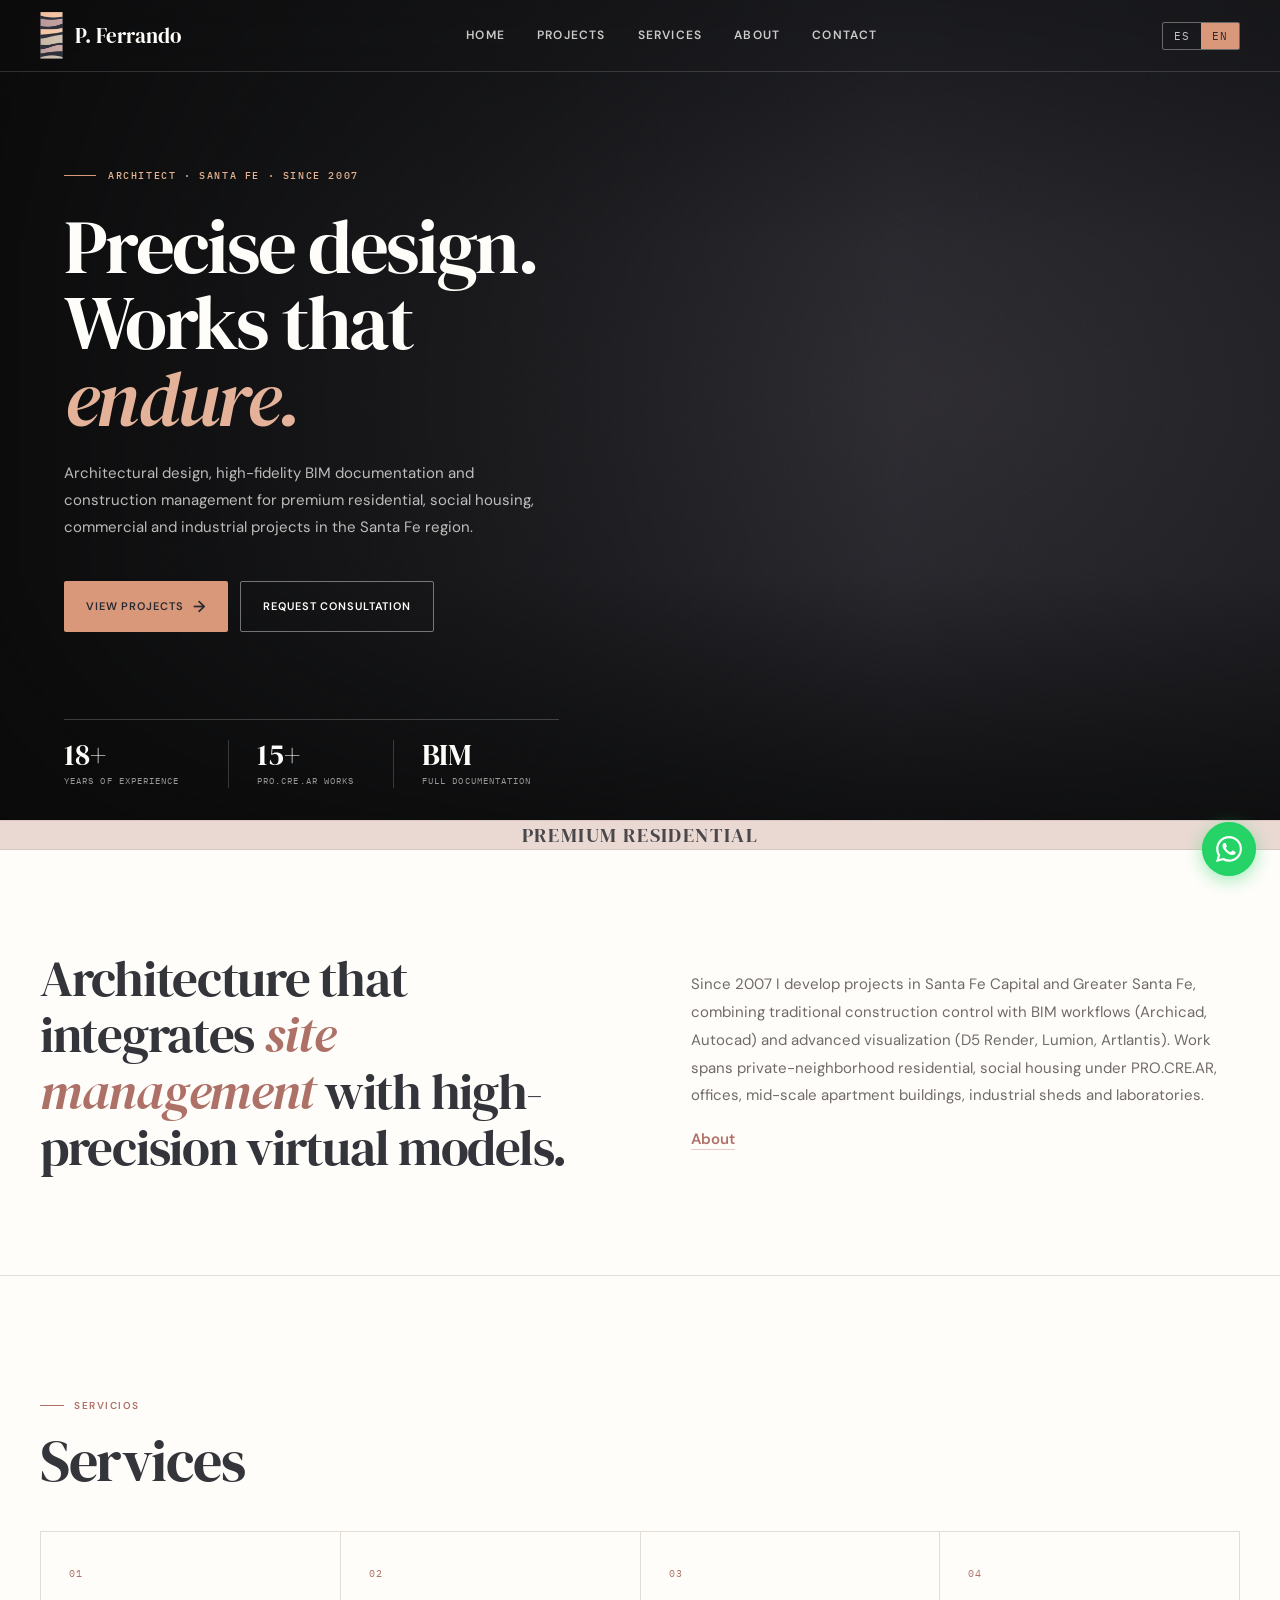
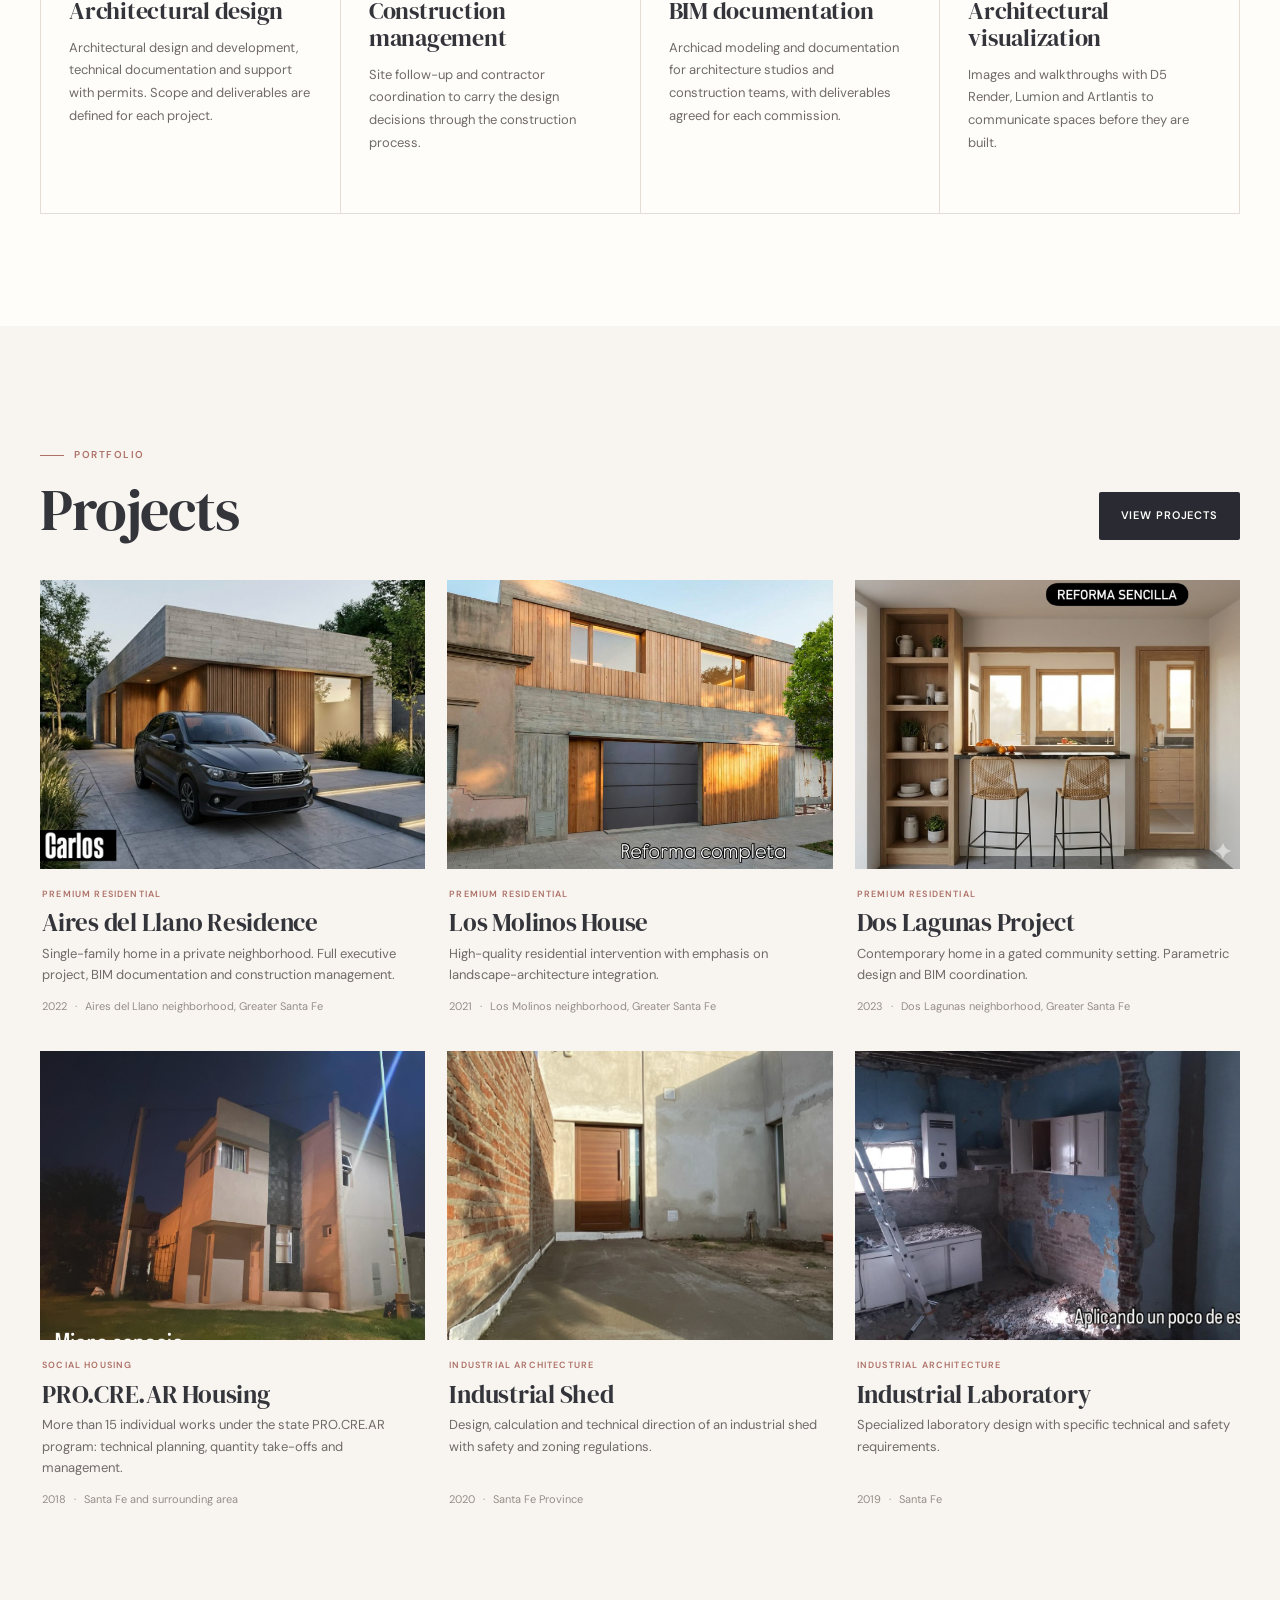
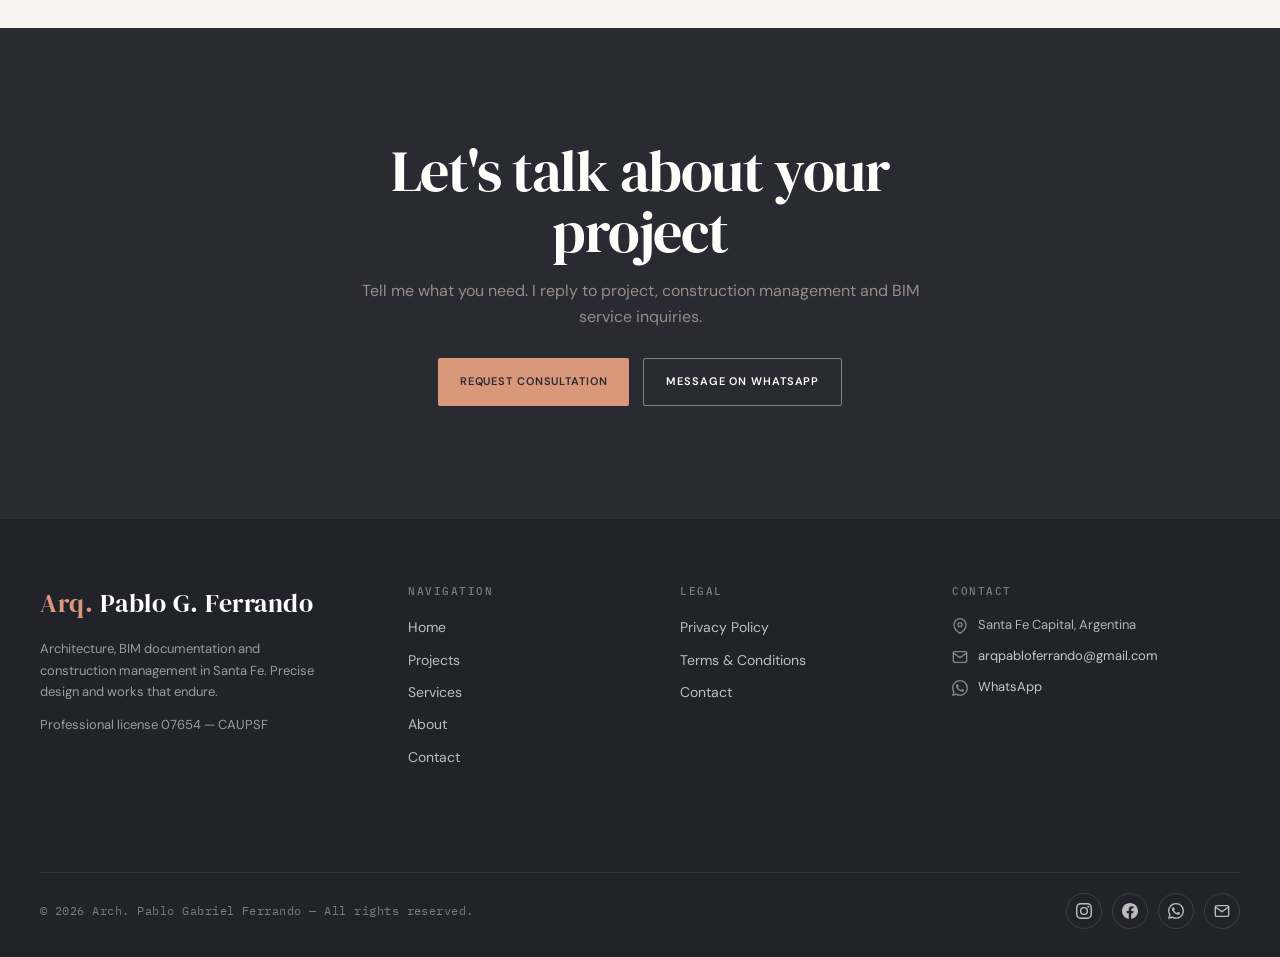
<file: index.html>
<!DOCTYPE html>
<html lang="es">
<head>
  <meta charset="UTF-8">
  <meta name="viewport" content="width=device-width, initial-scale=1.0">
  <title>Arq. Pablo Gabriel Ferrando | Arquitectura · BIM · Dirección de Obra — Santa Fe</title>
  <meta name="description" content="Arquitecto matriculado en Santa Fe (07654 CAUPSF). Proyecto arquitectónico, documentación BIM, dirección de obra y renders. Residencial premium, vivienda social PRO.CRE.AR, comercial e industrial.">
  <meta name="keywords" content="arquitecto Santa Fe, BIM Archicad, dirección de obra, PRO.CRE.AR, residencial premium, naves industriales, Pablo Ferrando">
  <meta name="author" content="Arq. Pablo Gabriel Ferrando">
  <meta name="robots" content="index, follow">
  <link rel="canonical" href="https://pabloferrando.com.ar/">
  <meta property="og:type" content="website">
  <meta property="og:title" content="Arq. Pablo Gabriel Ferrando | Arquitectura · BIM · Dirección de Obra">
  <meta property="og:description" content="Proyecto, BIM y dirección de obra en Santa Fe. Residencial, social, comercial e industrial.">
  <meta property="og:locale" content="es_AR">
  <meta property="og:locale:alternate" content="en_US">
  <meta name="twitter:card" content="summary_large_image">
  <link rel="stylesheet" href="css/styles.css">
  <link rel="stylesheet" href="css/hero-float.css">
  <link rel="stylesheet" href="css/ferrando.css">
  <script type="application/ld+json">
  {
    "@context": "https://schema.org",
    "@type": "ProfessionalService",
    "name": "Arq. Pablo Gabriel Ferrando",
    "description": "Arquitecto especializado en proyecto, BIM y dirección de obra en Santa Fe, Argentina.",
    "url": "https://pabloferrando.com.ar",
    "email": "arqpabloferrando@gmail.com",
    "address": {
      "@type": "PostalAddress",
      "addressLocality": "Santa Fe",
      "addressRegion": "Santa Fe",
      "addressCountry": "AR"
    },
    "foundingDate": "2007",
    "areaServed": "Santa Fe, Argentina",
    "sameAs": ["https://www.instagram.com/arqpablo.ferrando/"],
    "hasCredential": {
      "@type": "EducationalOccupationalCredential",
      "credentialCategory": "license",
      "recognizedBy": {
        "@type": "Organization",
        "name": "Colegio de Arquitectos de la Provincia de Santa Fe (CAUPSF)"
      },
      "identifier": "07654"
    },
    "knowsAbout": ["Building Information Modeling", "Archicad", "Construction Management", "Architectural Design"]
  }
  </script>
</head>
<body>
  <div id="page-loader">
    <div class="loader-inner">
      <div class="image-loader"><img src="assets/images/Logo.jpg" alt="logo ARQ. Pablo G. Ferrando" height="50" width="30"></div>
      <div class="loader-logo">  Pablo Ferrando</div>
      <div class="loader-bar"><div class="loader-bar-inner"></div></div>
    </div>
  </div>

  <nav id="navbar" class="transparent">
    <div class="nav-inner">
      <a href="index.html" class="nav-logo nav-logo-simple"><img src="assets/images/Logo.jpg" alt="" height="50" width="30"><span class="nav-logo-name">P. Ferrando</span></a>

      <div class="nav-links">
        <a href="index.html" class="nav-link" data-i18n="nav.home">Inicio</a>
        <a href="pages/projects.html" class="nav-link" data-i18n="nav.projects">Proyectos</a>
        <a href="pages/services.html" class="nav-link" data-i18n="nav.services">Servicios</a>
        <a href="pages/about.html" class="nav-link" data-i18n="nav.about">El Estudio</a>
        <a href="pages/contact.html" class="nav-link" data-i18n="nav.contact">Contacto</a>
      </div>
      <div class="nav-right">
        <div class="lang-switch" role="group" aria-label="Language">
          <button type="button" data-set-lang="es" class="active">ES</button>
          <button type="button" data-set-lang="en">EN</button>
        </div>
        <button type="button" class="nav-hamburger" id="hamburger" aria-label="Abrir menú" aria-controls="mobile-menu" aria-expanded="false"><span></span><span></span><span></span></button>
      </div>
    </div>
  </nav>
  <div id="mobile-menu">
    <a href="index.html" class="mobile-link" data-i18n="nav.home">Inicio</a>
    <a href="pages/projects.html" class="mobile-link" data-i18n="nav.projects">Proyectos</a>
    <a href="pages/services.html" class="mobile-link" data-i18n="nav.services">Servicios</a>
    <a href="pages/about.html" class="mobile-link" data-i18n="nav.about">El Estudio</a>
    <a href="pages/contact.html" class="mobile-link" data-i18n="nav.contact">Contacto</a>
  </div>

  <section class="hero" id="hero">
    <div class="hero-bg"></div>
    <div class="hero-noise"></div>
    <div class="hero-float-carousel" aria-hidden="true">
      <div class="hero-float-track">
        <div class="hero-float-item">
          <img src="assets/images/hero-float/float-1.png" alt="" loading="eager" decoding="async">
        </div>
        <div class="hero-float-item">
          <img src="assets/images/hero-float/float-2.png" alt="" loading="lazy" decoding="async">
        </div>
        <div class="hero-float-item">
          <img src="assets/images/hero-float/float-3.png" alt="" loading="lazy" decoding="async">
        </div>
      </div>
    </div>
    <div class="hero-content">
      <div class="hero-eyebrow" data-i18n="hero.eyebrow">Arquitecto · Santa Fe · Desde 2007</div>
      <h1 class="hero-title" data-i18n-html="hero.title">Diseño preciso.<br>Obras que <em>permanecen.</em></h1>
      <p class="hero-desc" data-i18n="hero.desc">Proyecto arquitectónico, documentación BIM de alta fidelidad y dirección de obra para residencial premium, vivienda social, comercial e industrial en la región santafesina.</p>
      <div class="hero-actions">
        <a href="pages/projects.html" class="btn btn--primary"><span data-i18n="hero.cta_primary">Ver proyectos</span> <span class="btn-arrow">→</span></a>
        <a href="pages/contact.html" class="btn btn--outline" data-i18n="hero.cta_secondary">Solicitar consulta</a>
      </div>
    </div>
    <div class="hero-stats" id="hero-stats"></div>
  </section>

  <div class="ticker-bar">
    <div class="ticker-window">
      <ul class="ticker-track" id="ticker-track" aria-label="Especialidades"></ul>
    </div>
  </div>

  <section class="intro-strip">
    <div class="container">
      <div class="intro-grid">
        <div>
          <h2 class="intro-headline" data-i18n-html="intro.headline">Arquitectura que integra <strong>gestión de obra</strong> y maquetas virtuales de alta precisión.</h2>
        </div>
        <div class="intro-body">
          <p data-i18n="intro.body">Desde 2007 desarrollo proyectos en Santa Fe Capital y el Gran Santa Fe, combinando el control tradicional de obra con flujos BIM (Archicad, Autocad) y visualización avanzada (D5 Render, Lumion, Artlantis).</p>
          <p><a href="pages/about.html" data-i18n="nav.about">El Estudio →</a></p>
        </div>
      </div>
    </div>
  </section>

  <div class="divider"></div>

  <section class="section" id="services">
    <div class="container">
      <div class="section-header">
        <div class="label">Servicios</div>
        <h2 class="section-title" data-i18n="nav.services">Servicios</h2>
      </div>
      <div class="services-grid" id="services-grid"></div>
    </div>
  </section>

  <section class="section section--grey" id="featured-projects">
    <div class="container">
      <div class="section-header section-header--split">
        <div>
          <div class="label">Portfolio</div>
          <h2 class="section-title" data-i18n="nav.projects">Proyectos</h2>
        </div>
        <a href="pages/projects.html" class="btn btn--dark" data-i18n="hero.cta_primary">Ver proyectos</a>
      </div>
      <div class="projects-grid" id="featured-grid"></div>
    </div>
  </section>

  <section class="section section--dark">
    <div class="container home-cta-inner">
      <h2 class="section-title home-cta-title" data-i18n="contact.title">Hablemos de tu proyecto</h2>
      <p class="home-cta-copy" data-i18n="contact.subtitle">Cuéntame qué necesitás. Respondo a consultas de proyecto, dirección de obra y servicios BIM.</p>
      <div class="home-cta-actions">
        <a href="pages/contact.html" class="btn btn--primary" data-i18n="hero.cta_secondary">Solicitar consulta</a>
        <a href="https://wa.me/543424866544" class="btn btn--outline" target="_blank" rel="noopener" data-i18n="contact.whatsapp_label">Escribir por WhatsApp</a>
      </div>
    </div>
  </section>

    <footer class="footer">
    <div class="footer-inner">
      <div class="footer-grid">
        <div>
          <div class="footer-brand-name"><em>Arq.</em> Pablo G. Ferrando</div>
          <p class="footer-brand-desc" data-i18n="footer.brand_desc">Arquitectura, documentación BIM y dirección de obra en Santa Fe. Diseño preciso y obras que permanecen.</p>
          <p class="footer-brand-desc footer-credential" data-i18n="footer.matricula">Matrícula profesional 07654 — CAUPSF</p>
        </div>
        <div>
          <p class="footer-col-title" data-i18n="footer.nav_title">Navegación</p>
          <ul class="footer-links">
            <li><a href="index.html" data-i18n="nav.home">Inicio</a></li>
            <li><a href="pages/projects.html" data-i18n="nav.projects">Proyectos</a></li>
            <li><a href="pages/services.html" data-i18n="nav.services">Servicios</a></li>
            <li><a href="pages/about.html" data-i18n="nav.about">El Estudio</a></li>
            <li><a href="pages/contact.html" data-i18n="nav.contact">Contacto</a></li>
          </ul>
        </div>
        <div>
          <p class="footer-col-title" data-i18n="footer.legal_title">Legal</p>
          <ul class="footer-links">
            <li><a href="pages/privacy.html" data-i18n="footer.privacy">Política de privacidad</a></li>
            <li><a href="pages/terms.html" data-i18n="footer.terms">Términos y condiciones</a></li>
            <li><a href="pages/contact.html" data-i18n="nav.contact">Contacto</a></li>
          </ul>
        </div>
        <div>
          <p class="footer-col-title" data-i18n="footer.contact_title">Contacto</p>
          <div class="footer-contact-item"><svg viewBox="0 0 24 24" fill="none" stroke="currentColor" stroke-width="2" aria-hidden="true"><path d="M21 10c0 7-9 13-9 13s-9-6-9-13a9 9 0 0 1 18 0z"/><circle cx="12" cy="10" r="3"/></svg><span data-i18n="footer.location">Santa Fe Capital, Argentina</span></div>
          <div class="footer-contact-item"><svg viewBox="0 0 24 24" fill="none" stroke="currentColor" stroke-width="2" aria-hidden="true"><path d="M4 4h16c1.1 0 2 .9 2 2v12c0 1.1-.9 2-2 2H4c-1.1 0-2-.9-2-2V6c0-1.1.9-2 2-2z"/><polyline points="22,6 12,13 2,6"/></svg><a href="mailto:arqpabloferrando@gmail.com">arqpabloferrando@gmail.com</a></div>
          <div class="footer-contact-item"><svg viewBox="0 0 24 24" fill="currentColor" aria-hidden="true"><path d="M17.472 14.382c-.297-.149-1.758-.867-2.03-.967-.273-.099-.471-.148-.67.15-.197.297-.767.966-.94 1.164-.173.199-.347.223-.644.075-.297-.15-1.255-.463-2.39-1.475-.883-.788-1.48-1.761-1.653-2.059-.173-.297-.018-.458.13-.606.134-.133.298-.347.446-.52.149-.174.198-.298.298-.497.099-.198.05-.371-.025-.52-.075-.149-.669-1.612-.916-2.207-.242-.579-.487-.5-.669-.51-.173-.008-.371-.01-.57-.01-.198 0-.52.074-.792.372-.272.297-1.04 1.016-1.04 2.479 0 1.462 1.065 2.875 1.213 3.074.149.198 2.096 3.2 5.077 4.487.709.306 1.262.489 1.694.625.712.227 1.36.195 1.871.118.571-.085 1.758-.719 2.006-1.413.248-.694.248-1.289.173-1.413-.074-.124-.272-.198-.57-.347m-5.421 7.403h-.004a9.87 9.87 0 01-5.031-1.378l-.361-.214-3.741.982.998-3.648-.235-.374a9.86 9.86 0 01-1.51-5.26c.001-5.45 4.436-9.884 9.888-9.884 2.64 0 5.122 1.03 6.988 2.898a9.825 9.825 0 012.893 6.994c-.003 5.45-4.435 9.884-9.885 9.884m8.413-18.297A11.815 11.815 0 0012.05 0C5.495 0 .16 5.335.157 11.892c0 2.096.547 4.142 1.588 5.945L.057 24l6.305-1.654a11.882 11.882 0 005.683 1.448h.005c6.554 0 11.89-5.335 11.893-11.893a11.821 11.821 0 00-3.48-8.413z"/></svg><a href="https://wa.me/543424866544" target="_blank" rel="noopener noreferrer">WhatsApp</a></div>
        </div>
      </div>
      <div class="footer-bar">
        <p class="footer-copy" data-i18n="footer.rights">© 2026 Arq. Pablo Gabriel Ferrando — Todos los derechos reservados.</p>
        <div class="footer-socials">
          <a href="https://www.instagram.com/arqpablo.ferrando/" target="_blank" rel="noopener noreferrer" aria-label="Instagram"><svg viewBox="0 0 24 24" fill="currentColor" aria-hidden="true"><path d="M12 2.163c3.204 0 3.584.012 4.85.07 3.252.148 4.771 1.691 4.919 4.919.058 1.265.069 1.645.069 4.849 0 3.205-.012 3.584-.069 4.849-.149 3.225-1.664 4.771-4.919 4.919-1.266.058-1.644.07-4.85.07-3.204 0-3.584-.012-4.849-.07-3.26-.149-4.771-1.699-4.919-4.92-.058-1.265-.07-1.644-.07-4.849 0-3.204.013-3.583.07-4.849.149-3.227 1.664-4.771 4.919-4.919 1.266-.057 1.645-.069 4.849-.069zM12 0C8.741 0 8.333.014 7.053.072 2.695.272.273 2.69.073 7.052.014 8.333 0 8.741 0 12c0 3.259.014 3.668.072 4.948.2 4.358 2.618 6.78 6.98 6.98C8.333 23.986 8.741 24 12 24c3.259 0 3.668-.014 4.948-.072 4.354-.2 6.782-2.618 6.979-6.98.059-1.28.073-1.689.073-4.948 0-3.259-.014-3.667-.072-4.947-.196-4.354-2.617-6.78-6.979-6.98C15.668.014 15.259 0 12 0zm0 5.838a6.162 6.162 0 100 12.324 6.162 6.162 0 000-12.324zM12 16a4 4 0 110-8 4 4 0 010 8zm6.406-11.845a1.44 1.44 0 100 2.881 1.44 1.44 0 000-2.881z"/></svg></a>
          <a href="https://www.facebook.com/profile.php?id=61558146892451" target="_blank" rel="noopener noreferrer" aria-label="Facebook"><svg viewBox="0 0 24 24" fill="currentColor" aria-hidden="true"><path d="M24 12.073c0-6.627-5.373-12-12-12s-12 5.373-12 12c0 5.99 4.388 10.954 10.125 11.854v-8.385H7.078v-3.47h3.047V9.43c0-3.007 1.792-4.669 4.533-4.669 1.312 0 2.686.235 2.686.235v2.953H15.83c-1.491 0-1.956.925-1.956 1.874v2.25h3.328l-.532 3.47h-2.796v8.385C19.612 23.027 24 18.062 24 12.073z"/></svg></a>
          <a href="https://wa.me/543424866544" target="_blank" rel="noopener noreferrer" aria-label="WhatsApp"><svg viewBox="0 0 24 24" fill="currentColor" aria-hidden="true"><path d="M17.472 14.382c-.297-.149-1.758-.867-2.03-.967-.273-.099-.471-.148-.67.15-.197.297-.767.966-.94 1.164-.173.199-.347.223-.644.075-.297-.15-1.255-.463-2.39-1.475-.883-.788-1.48-1.761-1.653-2.059-.173-.297-.018-.458.13-.606.134-.133.298-.347.446-.52.149-.174.198-.298.298-.497.099-.198.05-.371-.025-.52-.075-.149-.669-1.612-.916-2.207-.242-.579-.487-.5-.669-.51-.173-.008-.371-.01-.57-.01-.198 0-.52.074-.792.372-.272.297-1.04 1.016-1.04 2.479 0 1.462 1.065 2.875 1.213 3.074.149.198 2.096 3.2 5.077 4.487.709.306 1.262.489 1.694.625.712.227 1.36.195 1.871.118.571-.085 1.758-.719 2.006-1.413.248-.694.248-1.289.173-1.413-.074-.124-.272-.198-.57-.347m-5.421 7.403h-.004a9.87 9.87 0 01-5.031-1.378l-.361-.214-3.741.982.998-3.648-.235-.374a9.86 9.86 0 01-1.51-5.26c.001-5.45 4.436-9.884 9.888-9.884 2.64 0 5.122 1.03 6.988 2.898a9.825 9.825 0 012.893 6.994c-.003 5.45-4.435 9.884-9.885 9.884m8.413-18.297A11.815 11.815 0 0012.05 0C5.495 0 .16 5.335.157 11.892c0 2.096.547 4.142 1.588 5.945L.057 24l6.305-1.654a11.882 11.882 0 005.683 1.448h.005c6.554 0 11.89-5.335 11.893-11.893a11.821 11.821 0 00-3.48-8.413z"/></svg></a>
          <a href="mailto:arqpabloferrando@gmail.com" aria-label="Email"><svg viewBox="0 0 24 24" fill="none" stroke="currentColor" stroke-width="2" aria-hidden="true"><path d="M4 4h16c1.1 0 2 .9 2 2v12c0 1.1-.9 2-2 2H4c-1.1 0-2-.9-2-2V6c0-1.1.9-2 2-2z"/><polyline points="22,6 12,13 2,6"/></svg></a>
        </div>
      </div>
    </div>
  </footer>

  <a href="https://wa.me/543424866544" class="fab-whatsapp" target="_blank" rel="noopener" aria-label="WhatsApp">
    <svg viewBox="0 0 24 24" fill="currentColor"><path d="M17.472 14.382c-.297-.149-1.758-.867-2.03-.967-.273-.099-.471-.148-.67.15-.197.297-.767.966-.94 1.164-.173.199-.347.223-.644.075-.297-.15-1.255-.463-2.39-1.475-.883-.788-1.48-1.761-1.653-2.059-.173-.297-.018-.458.13-.606.134-.133.298-.347.446-.52.149-.174.198-.298.298-.497.099-.198.05-.371-.025-.52-.075-.149-.669-1.612-.916-2.207-.242-.579-.487-.5-.669-.51-.173-.008-.371-.01-.57-.01-.198 0-.52.074-.792.372-.272.297-1.04 1.016-1.04 2.479 0 1.462 1.065 2.875 1.213 3.074.149.198 2.096 3.2 5.077 4.487.709.306 1.262.489 1.694.625.712.227 1.36.195 1.871.118.571-.085 1.758-.719 2.006-1.413.248-.694.248-1.289.173-1.413-.074-.124-.272-.198-.57-.347m-5.421 7.403h-.004a9.87 9.87 0 01-5.031-1.378l-.361-.214-3.741.982.998-3.648-.235-.374a9.86 9.86 0 01-1.51-5.26c.001-5.45 4.436-9.884 9.888-9.884 2.64 0 5.122 1.03 6.988 2.898a9.825 9.825 0 012.893 6.994c-.003 5.45-4.435 9.884-9.885 9.884m8.413-18.297A11.815 11.815 0 0012.05 0C5.495 0 .16 5.335.157 11.892c0 2.096.547 4.142 1.588 5.945L.057 24l6.305-1.654a11.882 11.882 0 005.683 1.448h.005c6.554 0 11.89-5.335 11.893-11.893a11.821 11.821 0 00-3.48-8.413z"/></svg>
  </a>

  <script src="js/i18n.js"></script>
  <script src="js/main.js"></script>
  <script>
    let tickerTimer;

    document.addEventListener('DOMContentLoaded', async () => {
      // Wait for I18N
      const check = setInterval(() => {
        if (window.I18N && window.I18N.getContent()) {
          clearInterval(check);
          renderHome();
        }
      }, 50);
      setTimeout(() => clearInterval(check), 3000);
    });

    function renderHome() {
      const t = window.I18N.t;
      const content = window.I18N.getContent();
      const projects = window.I18N.getProjects() || [];
      const lang = window.I18N.getLang();

      // Stats
      const statsEl = document.getElementById('hero-stats');
      if (statsEl && content.hero && content.hero.stats) {
        statsEl.innerHTML = content.hero.stats.map(s => `
          <div class="hero-stat">
            <div class="hero-stat-num">${s.num}</div>
            <div class="hero-stat-label">${t(s.label)}</div>
          </div>
        `).join('');
      }

      // Ticker
      const ticker = document.getElementById('ticker-track');
      if (ticker && content.ticker) {
        const items = content.ticker[lang] || content.ticker.es || [];
        clearTimeout(tickerTimer);
        ticker.style.transition = 'none';
        ticker.style.transform = 'translate3d(0, 0, 0)';
        ticker.setAttribute('aria-label', lang === 'en' ? 'Areas of practice' : 'Especialidades');
        ticker.innerHTML = [...items, ...items].map((item, index) => `
          <li class="ticker-item"${index >= items.length ? ' aria-hidden="true"' : ''}>${item}</li>
        `).join('');

        const tickerItems = ticker.querySelectorAll('.ticker-item');
        const motionPreference = window.matchMedia('(prefers-reduced-motion: reduce)');
        if (items.length > 1 && !motionPreference.matches) {
          let currentIndex = 0;
          const advanceTicker = () => {
            currentIndex += 1;
            const itemHeight = tickerItems[0].getBoundingClientRect().height;
            ticker.style.transition = '';
            ticker.style.transform = `translate3d(0, -${itemHeight * currentIndex}px, 0)`;

            if (currentIndex === items.length) {
              tickerTimer = setTimeout(() => {
                ticker.style.transition = 'none';
                ticker.style.transform = 'translate3d(0, 0, 0)';
                currentIndex = 0;
                requestAnimationFrame(() => {
                  ticker.style.transition = '';
                  tickerTimer = setTimeout(advanceTicker, 3200);
                });
              }, 700);
            } else {
              tickerTimer = setTimeout(advanceTicker, 3200);
            }
          };

          tickerTimer = setTimeout(advanceTicker, 3200);
        }
      }

      // Services
      const sg = document.getElementById('services-grid');
      if (sg && content.services) {
        sg.innerHTML = content.services.map(s => `
          <div class="service-card" data-reveal>
            <div class="service-num">${s.number}</div>
            <h3 class="service-title">${t(s.title)}</h3>
            <p class="service-desc">${t(s.desc)}</p>
          </div>
        `).join('');
      }

      // Featured projects
      const fg = document.getElementById('featured-grid');
      if (fg) {
        const featured = [
          ...projects.filter(p => p.featured),
          ...projects.filter(p => !p.featured)
        ].slice(0, 6);
        fg.innerHTML = featured.map(p => `
          <a href="pages/project.html?id=${p.id}" class="project-card" data-reveal data-tags="${(p.tags||[]).join(',')}">
            <div class="project-card-img"><img src="${p.cover}" alt="${t(p.title)}" loading="lazy"></div>
            <div class="project-card-body">
              <div class="project-card-type">${t(p.type)}</div>
              <h3 class="project-card-title">${t(p.title)}</h3>
              <p class="project-card-summary">${t(p.summary)}</p>
              <div class="project-card-meta"><span>${p.year}</span><span>·</span><span>${t(p.location)}</span></div>
            </div>
          </a>
        `).join('');
      }

      window.I18N.applyTranslations();
      // Re-init reveal
      document.querySelectorAll('[data-reveal]').forEach(el => {
        if (!el.classList.contains('revealed')) {
          const obs = new IntersectionObserver((entries) => {
            entries.forEach(e => { if (e.isIntersecting) { e.target.classList.add('revealed'); obs.unobserve(e.target); } });
          }, { threshold: 0.1 });
          obs.observe(el);
        }
      });
    }

    document.addEventListener('langchange', () => renderHome());
  </script>
</body>
</html>
</file>
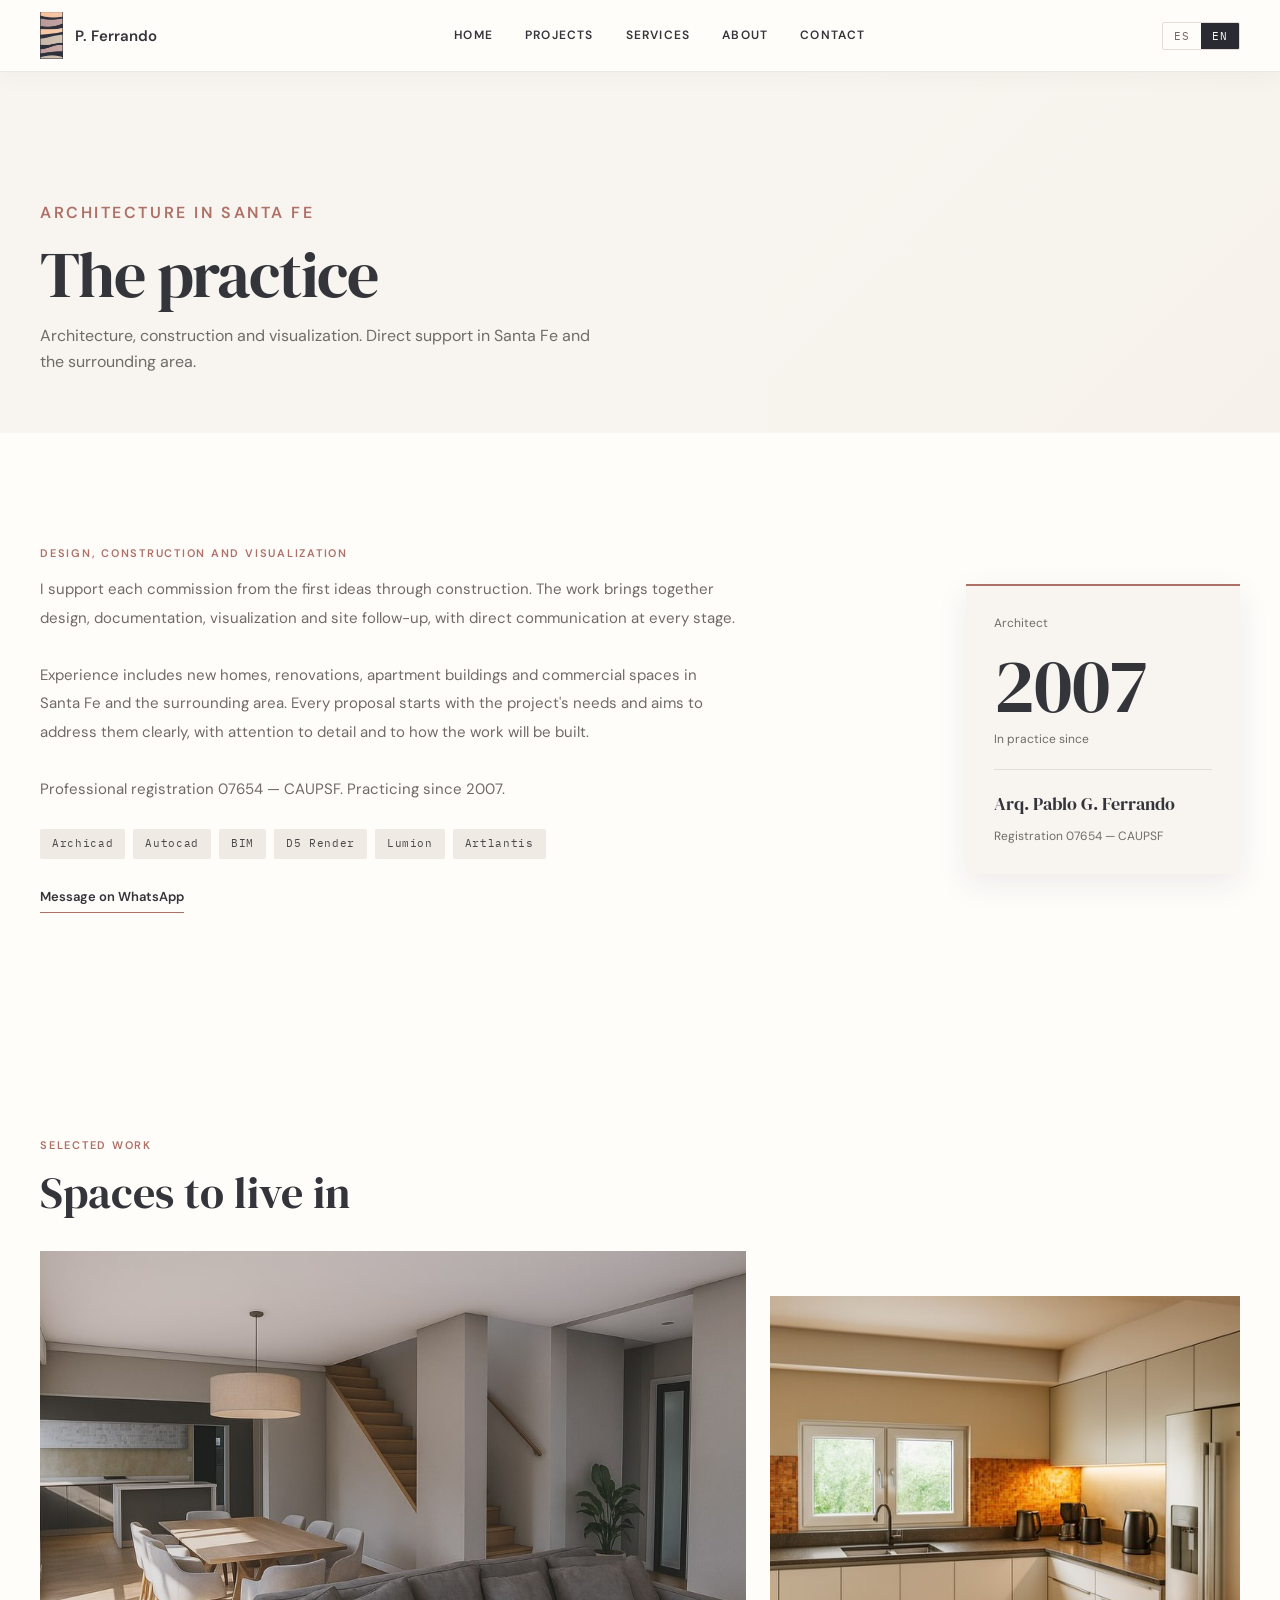
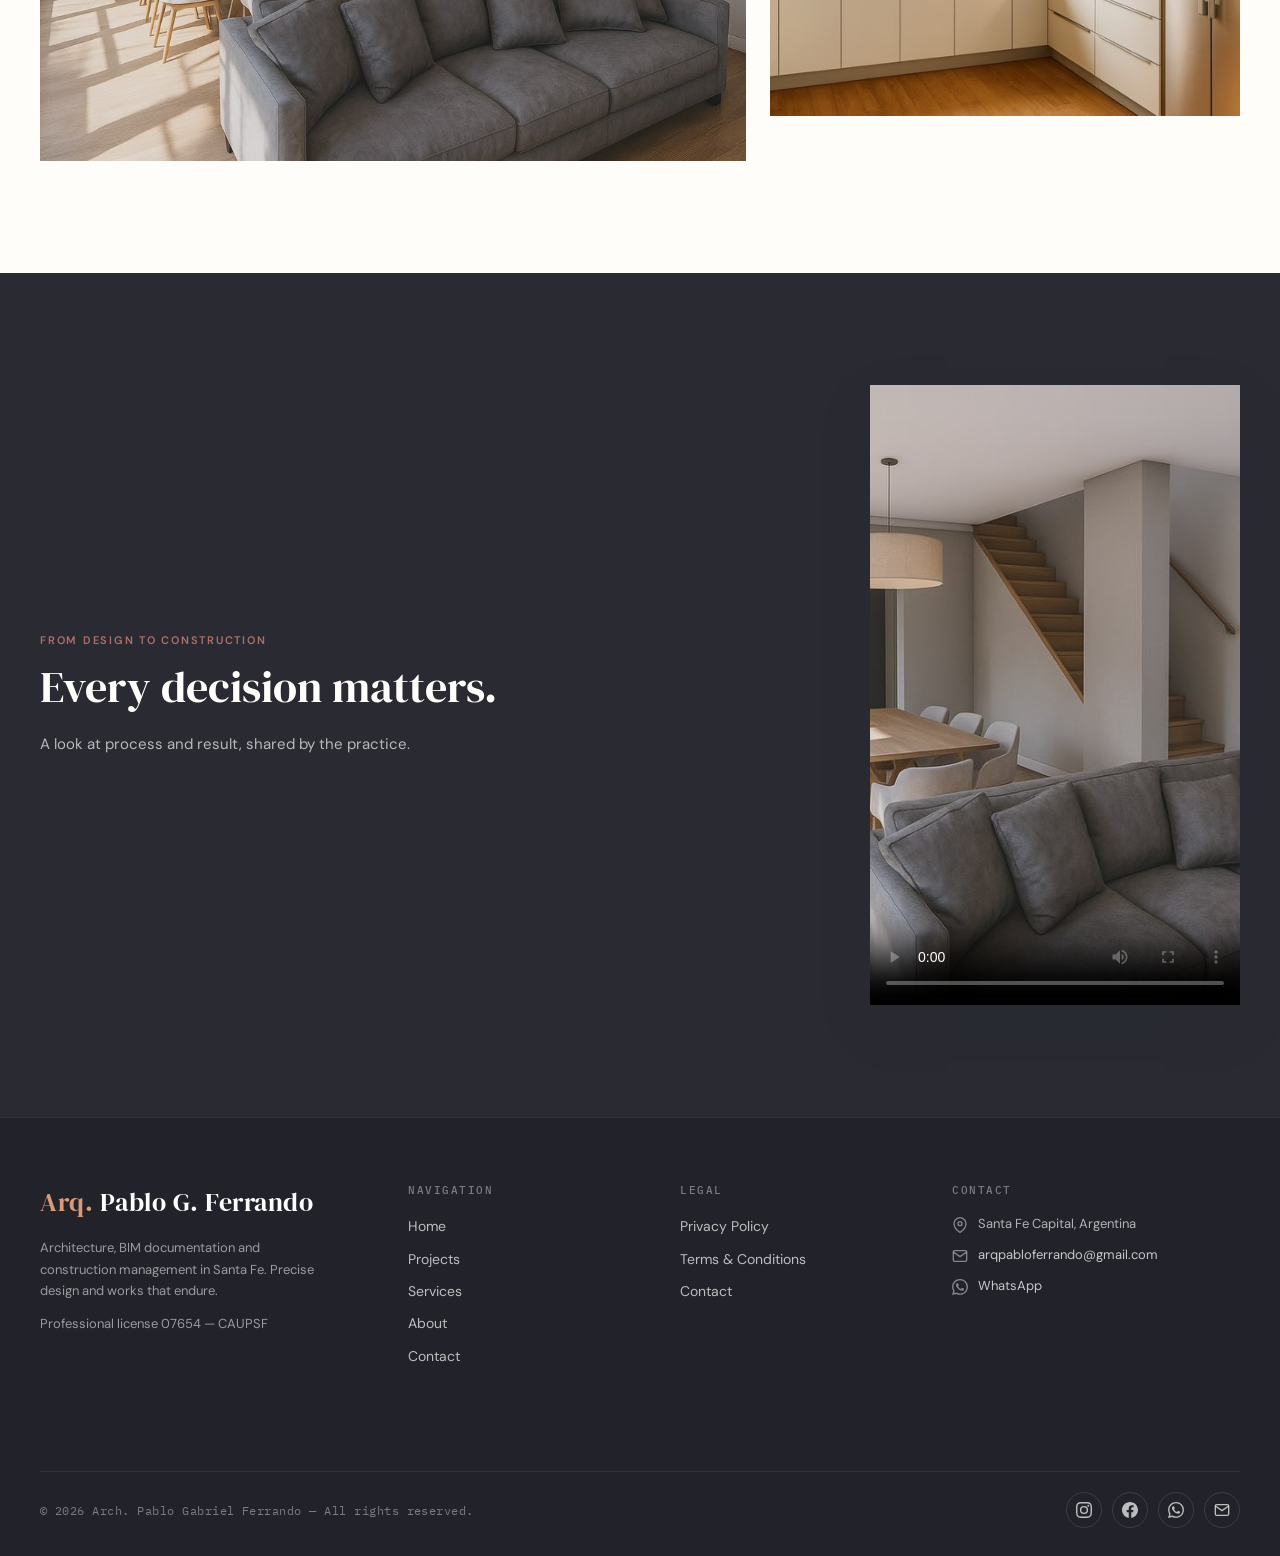
<file: pages/about.html>
<!DOCTYPE html>
<html lang="es">
<head>
  <meta charset="UTF-8">
  <meta name="viewport" content="width=device-width, initial-scale=1.0">
  <title>El Estudio | Arq. Pablo Gabriel Ferrando — Santa Fe</title>
  <meta name="description" content="Arquitectura, construcción y visualización en Santa Fe y alrededores. Arq. Pablo Ferrando, matrícula 07654 CAUPSF.">
  <link rel="stylesheet" href="../css/styles.css">
  <link rel="stylesheet" href="../css/ferrando.css">
</head>
<body>
    <div id="page-loader">
    <div class="loader-inner">
      <div class="image-loader"><img src="../assets/images/Logo.jpg" alt="logo ARQ. Pablo G. Ferrando" height="50" width="30"></div>
      <div class="loader-logo">  Pablo Ferrando</div>
      <div class="loader-bar"><div class="loader-bar-inner"></div></div>
    </div>
  </div>
    <nav id="navbar" class="solid">
    <div class="nav-inner">
            <a href="../index.html" class="nav-logo nav-logo-simple"> <img src="../assets/images/Logo.jpg" alt="logo ARQ. Pablo G. Ferrando" height="50" width="30">P. Ferrando</a>
<div class="nav-links">
        <a href="../index.html" class="nav-link" data-i18n="nav.home">Inicio</a>
        <a href="projects.html" class="nav-link" data-i18n="nav.projects">Proyectos</a>
        <a href="services.html" class="nav-link" data-i18n="nav.services">Servicios</a>
        <a href="about.html" class="nav-link" data-i18n="nav.about">El Estudio</a>
        <a href="contact.html" class="nav-link" data-i18n="nav.contact">Contacto</a>
      </div>
      <div class="nav-right">
        <div class="lang-switch" role="group" aria-label="Language">
          <button type="button" data-set-lang="es" class="active">ES</button>
          <button type="button" data-set-lang="en">EN</button>
        </div>
        <button type="button" class="nav-hamburger" id="hamburger" aria-label="Menu"><span></span><span></span><span></span></button>
      </div>
    </div>
  </nav>
  <div id="mobile-menu">
    <a href="../index.html" class="mobile-link" data-i18n="nav.home">Inicio</a>
    <a href="projects.html" class="mobile-link" data-i18n="nav.projects">Proyectos</a>
    <a href="services.html" class="mobile-link" data-i18n="nav.services">Servicios</a>
    <a href="about.html" class="mobile-link" data-i18n="nav.about">El Estudio</a>
    <a href="contact.html" class="mobile-link" data-i18n="nav.contact">Contacto</a>
  </div>

  <section class="page-hero about-page-hero">
    <div class="container">
      <p class="editorial-eyebrow" data-i18n="about.kicker">El estudio</p>
      <h1 data-i18n="about.title">El estudio</h1>
      <p data-i18n="about.lead">Arquitectura, construcción y visualización. Atención directa en Santa Fe y alrededores.</p>
    </div>
  </section>

  <section class="section about-intro">
    <div class="container about-intro-grid">
      <div class="about-copy">
        <p class="editorial-eyebrow" data-i18n="about.approach">Diseño, obra y visualización</p>
        <div id="about-body" class="about-body"></div>
        <div class="tools-list" id="tools-list" aria-label="Herramientas de trabajo"></div>
        <a class="text-link" href="https://wa.me/543424866544" target="_blank" rel="noopener noreferrer" data-i18n="contact.whatsapp_label">Escribir por WhatsApp</a>
      </div>
      <aside class="about-profile" aria-label="Datos profesionales">
        <div class="about-profile-caption">
          <span data-i18n="about.profile_role">Arquitecto</span>
          <strong class="about-profile-year">2007</strong>
          <span data-i18n="about.since_label">Actividad profesional desde</span>
          <span class="about-profile-rule" aria-hidden="true"></span>
          <strong>Arq. Pablo G. Ferrando</strong>
          <span data-i18n="about.registration">Matrícula 07654 — CAUPSF</span>
        </div>
      </aside>
    </div>
  </section>

  <section class="section about-gallery-section">
    <div class="container">
      <div class="section-heading">
        <p class="editorial-eyebrow" data-i18n="about.work_eyebrow">Una selección de trabajos</p>
        <h2 data-i18n="about.work_title">Espacios para vivir</h2>
      </div>
      <div class="about-image-grid">
        <figure class="about-image about-image--wide">
          <img src="../assets/images/carrusel-DRQKzYHgQ1fR3tcL7d4vFLrdoQrIxNX_GgC_PA0-02.jpg" data-i18n-alt="living" alt="Estar y comedor integrados en una vivienda contemporánea" loading="lazy" width="1024" height="682">
        </figure>
        <figure class="about-image">
          <img src="../assets/images/carrusel-DRiG-3_gYC2otBUylb3lvI8yiROKWiNY1PQ5CU0-02.jpg" data-i18n-alt="interior" alt="Cocina con mobiliario claro y luz natural" loading="lazy" width="860" height="548">
        </figure>
      </div>
    </div>
  </section>

  <section class="section about-process">
    <div class="container about-process-grid">
      <div class="about-process-copy">
        <p class="editorial-eyebrow" data-i18n="about.process_eyebrow">Del proyecto a la obra</p>
        <h2 data-i18n="about.process_title">Cada decisión cuenta.</h2>
        <p data-i18n="about.process_body">Un registro de proceso y resultado, compartido desde el estudio.</p>
      </div>
      <div class="about-video-frame">
        <video controls playsinline preload="metadata" poster="../assets/images/carrusel-DRQKzYHgQ1fR3tcL7d4vFLrdoQrIxNX_GgC_PA0-02.jpg" aria-label="Video de un proyecto antes y después">
          <source src="../assets/videos/proceso-obra-reel.mp4" type="video/mp4">
          Tu navegador no puede reproducir este video.
        </video>
      </div>
    </div>
  </section>

    <footer class="footer">
    <div class="footer-inner">
      <div class="footer-grid">
        <div>
          <div class="footer-brand-name"><em>Arq.</em> Pablo G. Ferrando</div>
          <p class="footer-brand-desc" data-i18n="footer.brand_desc">Arquitectura, documentación BIM y dirección de obra en Santa Fe. Diseño preciso y obras que permanecen.</p>
          <p class="footer-brand-desc footer-credential" data-i18n="footer.matricula">Matrícula profesional 07654 — CAUPSF</p>
        </div>
        <div>
          <p class="footer-col-title" data-i18n="footer.nav_title">Navegación</p>
          <ul class="footer-links">
            <li><a href="../index.html" data-i18n="nav.home">Inicio</a></li>
            <li><a href="projects.html" data-i18n="nav.projects">Proyectos</a></li>
            <li><a href="services.html" data-i18n="nav.services">Servicios</a></li>
            <li><a href="about.html" data-i18n="nav.about">El Estudio</a></li>
            <li><a href="contact.html" data-i18n="nav.contact">Contacto</a></li>
          </ul>
        </div>
        <div>
          <p class="footer-col-title" data-i18n="footer.legal_title">Legal</p>
          <ul class="footer-links">
            <li><a href="privacy.html" data-i18n="footer.privacy">Política de privacidad</a></li>
            <li><a href="terms.html" data-i18n="footer.terms">Términos y condiciones</a></li>
            <li><a href="contact.html" data-i18n="nav.contact">Contacto</a></li>
          </ul>
        </div>
        <div>
          <p class="footer-col-title" data-i18n="footer.contact_title">Contacto</p>
          <div class="footer-contact-item"><svg viewBox="0 0 24 24" fill="none" stroke="currentColor" stroke-width="2" aria-hidden="true"><path d="M21 10c0 7-9 13-9 13s-9-6-9-13a9 9 0 0 1 18 0z"/><circle cx="12" cy="10" r="3"/></svg><span data-i18n="footer.location">Santa Fe Capital, Argentina</span></div>
          <div class="footer-contact-item"><svg viewBox="0 0 24 24" fill="none" stroke="currentColor" stroke-width="2" aria-hidden="true"><path d="M4 4h16c1.1 0 2 .9 2 2v12c0 1.1-.9 2-2 2H4c-1.1 0-2-.9-2-2V6c0-1.1.9-2 2-2z"/><polyline points="22,6 12,13 2,6"/></svg><a href="mailto:arqpabloferrando@gmail.com">arqpabloferrando@gmail.com</a></div>
          <div class="footer-contact-item"><svg viewBox="0 0 24 24" fill="currentColor" aria-hidden="true"><path d="M17.472 14.382c-.297-.149-1.758-.867-2.03-.967-.273-.099-.471-.148-.67.15-.197.297-.767.966-.94 1.164-.173.199-.347.223-.644.075-.297-.15-1.255-.463-2.39-1.475-.883-.788-1.48-1.761-1.653-2.059-.173-.297-.018-.458.13-.606.134-.133.298-.347.446-.52.149-.174.198-.298.298-.497.099-.198.05-.371-.025-.52-.075-.149-.669-1.612-.916-2.207-.242-.579-.487-.5-.669-.51-.173-.008-.371-.01-.57-.01-.198 0-.52.074-.792.372-.272.297-1.04 1.016-1.04 2.479 0 1.462 1.065 2.875 1.213 3.074.149.198 2.096 3.2 5.077 4.487.709.306 1.262.489 1.694.625.712.227 1.36.195 1.871.118.571-.085 1.758-.719 2.006-1.413.248-.694.248-1.289.173-1.413-.074-.124-.272-.198-.57-.347m-5.421 7.403h-.004a9.87 9.87 0 01-5.031-1.378l-.361-.214-3.741.982.998-3.648-.235-.374a9.86 9.86 0 01-1.51-5.26c.001-5.45 4.436-9.884 9.888-9.884 2.64 0 5.122 1.03 6.988 2.898a9.825 9.825 0 012.893 6.994c-.003 5.45-4.435 9.884-9.885 9.884m8.413-18.297A11.815 11.815 0 0012.05 0C5.495 0 .16 5.335.157 11.892c0 2.096.547 4.142 1.588 5.945L.057 24l6.305-1.654a11.882 11.882 0 005.683 1.448h.005c6.554 0 11.89-5.335 11.893-11.893a11.821 11.821 0 00-3.48-8.413z"/></svg><a href="https://wa.me/543424866544" target="_blank" rel="noopener noreferrer">WhatsApp</a></div>
        </div>
      </div>
      <div class="footer-bar">
        <p class="footer-copy" data-i18n="footer.rights">© 2026 Arq. Pablo Gabriel Ferrando — Todos los derechos reservados.</p>
        <div class="footer-socials">
          <a href="https://www.instagram.com/arqpablo.ferrando/" target="_blank" rel="noopener noreferrer" aria-label="Instagram"><svg viewBox="0 0 24 24" fill="currentColor" aria-hidden="true"><path d="M12 2.163c3.204 0 3.584.012 4.85.07 3.252.148 4.771 1.691 4.919 4.919.058 1.265.069 1.645.069 4.849 0 3.205-.012 3.584-.069 4.849-.149 3.225-1.664 4.771-4.919 4.919-1.266.058-1.644.07-4.85.07-3.204 0-3.584-.012-4.849-.07-3.26-.149-4.771-1.699-4.919-4.92-.058-1.265-.07-1.644-.07-4.849 0-3.204.013-3.583.07-4.849.149-3.227 1.664-4.771 4.919-4.919 1.266-.057 1.645-.069 4.849-.069zM12 0C8.741 0 8.333.014 7.053.072 2.695.272.273 2.69.073 7.052.014 8.333 0 8.741 0 12c0 3.259.014 3.668.072 4.948.2 4.358 2.618 6.78 6.98 6.98C8.333 23.986 8.741 24 12 24c3.259 0 3.668-.014 4.948-.072 4.354-.2 6.782-2.618 6.979-6.98.059-1.28.073-1.689.073-4.948 0-3.259-.014-3.667-.072-4.947-.196-4.354-2.617-6.78-6.979-6.98C15.668.014 15.259 0 12 0zm0 5.838a6.162 6.162 0 100 12.324 6.162 6.162 0 000-12.324zM12 16a4 4 0 110-8 4 4 0 010 8zm6.406-11.845a1.44 1.44 0 100 2.881 1.44 1.44 0 000-2.881z"/></svg></a>
          <a href="https://www.facebook.com/profile.php?id=61558146892451" target="_blank" rel="noopener noreferrer" aria-label="Facebook"><svg viewBox="0 0 24 24" fill="currentColor" aria-hidden="true"><path d="M24 12.073c0-6.627-5.373-12-12-12s-12 5.373-12 12c0 5.99 4.388 10.954 10.125 11.854v-8.385H7.078v-3.47h3.047V9.43c0-3.007 1.792-4.669 4.533-4.669 1.312 0 2.686.235 2.686.235v2.953H15.83c-1.491 0-1.956.925-1.956 1.874v2.25h3.328l-.532 3.47h-2.796v8.385C19.612 23.027 24 18.062 24 12.073z"/></svg></a>
          <a href="https://wa.me/543424866544" target="_blank" rel="noopener noreferrer" aria-label="WhatsApp"><svg viewBox="0 0 24 24" fill="currentColor" aria-hidden="true"><path d="M17.472 14.382c-.297-.149-1.758-.867-2.03-.967-.273-.099-.471-.148-.67.15-.197.297-.767.966-.94 1.164-.173.199-.347.223-.644.075-.297-.15-1.255-.463-2.39-1.475-.883-.788-1.48-1.761-1.653-2.059-.173-.297-.018-.458.13-.606.134-.133.298-.347.446-.52.149-.174.198-.298.298-.497.099-.198.05-.371-.025-.52-.075-.149-.669-1.612-.916-2.207-.242-.579-.487-.5-.669-.51-.173-.008-.371-.01-.57-.01-.198 0-.52.074-.792.372-.272.297-1.04 1.016-1.04 2.479 0 1.462 1.065 2.875 1.213 3.074.149.198 2.096 3.2 5.077 4.487.709.306 1.262.489 1.694.625.712.227 1.36.195 1.871.118.571-.085 1.758-.719 2.006-1.413.248-.694.248-1.289.173-1.413-.074-.124-.272-.198-.57-.347m-5.421 7.403h-.004a9.87 9.87 0 01-5.031-1.378l-.361-.214-3.741.982.998-3.648-.235-.374a9.86 9.86 0 01-1.51-5.26c.001-5.45 4.436-9.884 9.888-9.884 2.64 0 5.122 1.03 6.988 2.898a9.825 9.825 0 012.893 6.994c-.003 5.45-4.435 9.884-9.885 9.884m8.413-18.297A11.815 11.815 0 0012.05 0C5.495 0 .16 5.335.157 11.892c0 2.096.547 4.142 1.588 5.945L.057 24l6.305-1.654a11.882 11.882 0 005.683 1.448h.005c6.554 0 11.89-5.335 11.893-11.893a11.821 11.821 0 00-3.48-8.413z"/></svg></a>
          <a href="mailto:arqpabloferrando@gmail.com" aria-label="Email"><svg viewBox="0 0 24 24" fill="none" stroke="currentColor" stroke-width="2" aria-hidden="true"><path d="M4 4h16c1.1 0 2 .9 2 2v12c0 1.1-.9 2-2 2H4c-1.1 0-2-.9-2-2V6c0-1.1.9-2 2-2z"/><polyline points="22,6 12,13 2,6"/></svg></a>
        </div>
      </div>
    </div>
  </footer>

  <script src="../js/i18n.js"></script>
  <script src="../js/main.js"></script>
  <script>
    function renderAbout() {
      const t = window.I18N.t;
      const c = window.I18N.getContent();
      if (!c || !c.about) return;
      document.getElementById('about-body').textContent = t(c.about.body);
      document.querySelectorAll('.about-image-grid [data-i18n-alt]').forEach(image => {
        const key = image.getAttribute('data-i18n-alt');
        const alt = c.services_page && c.services_page.gallery_alt && c.services_page.gallery_alt[key];
        if (alt) image.alt = t(alt);
      });
      const tools = document.getElementById('tools-list');
      if (tools && c.about.tools) {
        tools.innerHTML = c.about.tools.map(tool => `<span class="tool-chip">${tool}</span>`).join('');
      }
      window.I18N.applyTranslations();
    }
    document.addEventListener('DOMContentLoaded', () => {
      const check = setInterval(() => {
        if (window.I18N && window.I18N.getContent()) {
          clearInterval(check);
          renderAbout();
        }
      }, 40);
    });
    document.addEventListener('langchange', renderAbout);
  </script>
</body>
</html>
</file>
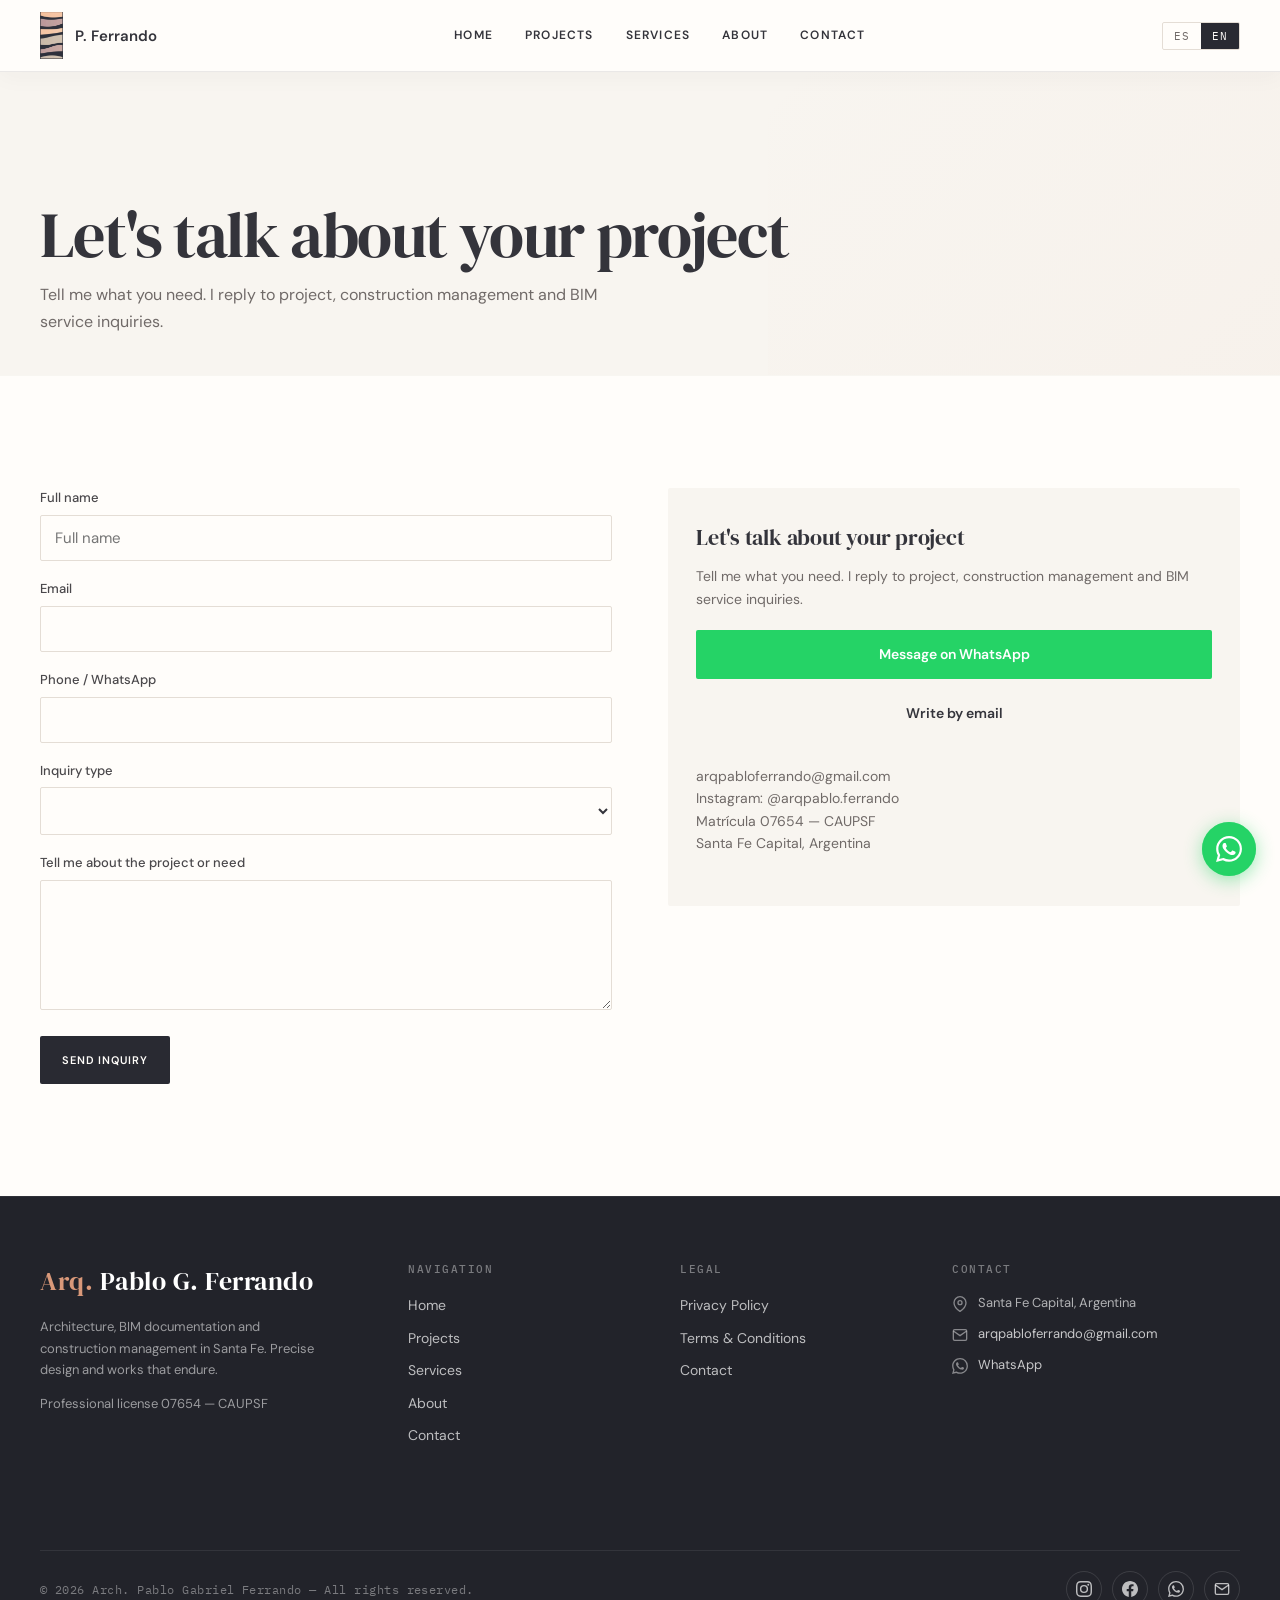
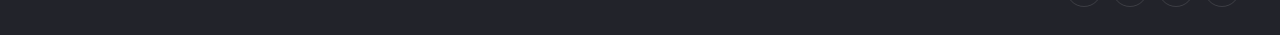
<file: pages/contact.html>
<!DOCTYPE html>
<html lang="es">
<head>
  <meta charset="UTF-8">
  <meta name="viewport" content="width=device-width, initial-scale=1.0">
  <title>Contacto | Arq. Pablo Gabriel Ferrando — Santa Fe</title>
  <meta name="description" content="Contactá al Arq. Pablo Gabriel Ferrando para proyectos, dirección de obra o servicios BIM en Santa Fe.">
  <link rel="stylesheet" href="../css/styles.css">
  <link rel="stylesheet" href="../css/ferrando.css">
</head>
<body>
    <div id="page-loader">
    <div class="loader-inner">
      <div class="image-loader"><img src="../assets/images/Logo.jpg" alt="logo ARQ. Pablo G. Ferrando" height="50" width="30"></div>
      <div class="loader-logo">  Pablo Ferrando</div>
      <div class="loader-bar"><div class="loader-bar-inner"></div></div>
    </div>
  </div>
    <nav id="navbar" class="solid">
    <div class="nav-inner">
            <a href="../index.html" class="nav-logo nav-logo-simple"> <img src="../assets/images/Logo.jpg" alt="logo ARQ. Pablo G. Ferrando" height="50" width="30">P. Ferrando</a>

      <div class="nav-links">
        <a href="../index.html" class="nav-link" data-i18n="nav.home">Inicio</a>
        <a href="projects.html" class="nav-link" data-i18n="nav.projects">Proyectos</a>
        <a href="services.html" class="nav-link" data-i18n="nav.services">Servicios</a>
        <a href="about.html" class="nav-link" data-i18n="nav.about">El Estudio</a>
        <a href="contact.html" class="nav-link" data-i18n="nav.contact">Contacto</a>
      </div>
      <div class="nav-right">
        <div class="lang-switch" role="group" aria-label="Language">
          <button type="button" data-set-lang="es" class="active">ES</button>
          <button type="button" data-set-lang="en">EN</button>
        </div>
        <button type="button" class="nav-hamburger" id="hamburger" aria-label="Menu"><span></span><span></span><span></span></button>
      </div>
    </div>
  </nav>
  <div id="mobile-menu">
    <a href="../index.html" class="mobile-link" data-i18n="nav.home">Inicio</a>
    <a href="projects.html" class="mobile-link" data-i18n="nav.projects">Proyectos</a>
    <a href="services.html" class="mobile-link" data-i18n="nav.services">Servicios</a>
    <a href="about.html" class="mobile-link" data-i18n="nav.about">El Estudio</a>
    <a href="contact.html" class="mobile-link" data-i18n="nav.contact">Contacto</a>
  </div>

  <section class="page-hero">
    <div class="container">
      <h1 data-i18n="contact.title">Hablemos de tu proyecto</h1>
      <p data-i18n="contact.subtitle">Cuéntame qué necesitás. Respondo a consultas de proyecto, dirección de obra y servicios BIM.</p>
    </div>
  </section>

  <section class="section contact-page-content">
    <div class="container">
      <div class="contact-grid">
        <form id="contact-form">
          <div class="form-group">
            <label for="name" data-i18n="contact.form.name">Nombre completo</label>
            <input type="text" id="name" name="name" required data-i18n-placeholder="contact.form.name">
          </div>
          <div class="form-group">
            <label for="email" data-i18n="contact.form.email">Email</label>
            <input type="email" id="email" name="email" required>
          </div>
          <div class="form-group">
            <label for="phone" data-i18n="contact.form.phone">Teléfono / WhatsApp</label>
            <input type="tel" id="phone" name="phone">
          </div>
          <div class="form-group">
            <label for="type" data-i18n="contact.form.type">Tipo de consulta</label>
            <select id="type" name="type" required></select>
          </div>
          <div class="form-group">
            <label for="message" data-i18n="contact.form.message">Contame sobre el proyecto o necesidad</label>
            <textarea id="message" name="message" required></textarea>
          </div>
          <button type="submit" class="btn btn--dark" data-i18n="contact.form.submit">Enviar consulta</button>
          <div id="form-success" class="form-success" hidden data-i18n="contact.form.success">Consulta enviada. Te responderé a la brevedad.</div>
        </form>
        <div class="contact-side">
          <h3 data-i18n="contact.title">Hablemos de tu proyecto</h3>
          <p data-i18n="contact.subtitle">Preferís hablar directo? Escribime por WhatsApp o email.</p>
          <div class="contact-actions">
            <a href="https://wa.me/543424866544" class="btn-whatsapp" target="_blank" rel="noopener" data-i18n="contact.whatsapp_label">Escribir por WhatsApp</a>
            <a href="mailto:arqpabloferrando@gmail.com" class="btn-email" data-i18n="contact.email_label">Escribir por email</a>
          </div>
          <p class="contact-details-note">
            arqpabloferrando@gmail.com<br>
            Instagram: @arqpablo.ferrando<br>
            Matrícula 07654 — CAUPSF<br>
            Santa Fe Capital, Argentina
          </p>
        </div>
      </div>
    </div>
  </section>

    <footer class="footer">
    <div class="footer-inner">
      <div class="footer-grid">
        <div>
          <div class="footer-brand-name"><em>Arq.</em> Pablo G. Ferrando</div>
          <p class="footer-brand-desc" data-i18n="footer.brand_desc">Arquitectura, documentación BIM y dirección de obra en Santa Fe. Diseño preciso y obras que permanecen.</p>
          <p class="footer-brand-desc footer-credential" data-i18n="footer.matricula">Matrícula profesional 07654 — CAUPSF</p>
        </div>
        <div>
          <p class="footer-col-title" data-i18n="footer.nav_title">Navegación</p>
          <ul class="footer-links">
            <li><a href="../index.html" data-i18n="nav.home">Inicio</a></li>
            <li><a href="projects.html" data-i18n="nav.projects">Proyectos</a></li>
            <li><a href="services.html" data-i18n="nav.services">Servicios</a></li>
            <li><a href="about.html" data-i18n="nav.about">El Estudio</a></li>
            <li><a href="contact.html" data-i18n="nav.contact">Contacto</a></li>
          </ul>
        </div>
        <div>
          <p class="footer-col-title" data-i18n="footer.legal_title">Legal</p>
          <ul class="footer-links">
            <li><a href="privacy.html" data-i18n="footer.privacy">Política de privacidad</a></li>
            <li><a href="terms.html" data-i18n="footer.terms">Términos y condiciones</a></li>
            <li><a href="contact.html" data-i18n="nav.contact">Contacto</a></li>
          </ul>
        </div>
        <div>
          <p class="footer-col-title" data-i18n="footer.contact_title">Contacto</p>
          <div class="footer-contact-item"><svg viewBox="0 0 24 24" fill="none" stroke="currentColor" stroke-width="2" aria-hidden="true"><path d="M21 10c0 7-9 13-9 13s-9-6-9-13a9 9 0 0 1 18 0z"/><circle cx="12" cy="10" r="3"/></svg><span data-i18n="footer.location">Santa Fe Capital, Argentina</span></div>
          <div class="footer-contact-item"><svg viewBox="0 0 24 24" fill="none" stroke="currentColor" stroke-width="2" aria-hidden="true"><path d="M4 4h16c1.1 0 2 .9 2 2v12c0 1.1-.9 2-2 2H4c-1.1 0-2-.9-2-2V6c0-1.1.9-2 2-2z"/><polyline points="22,6 12,13 2,6"/></svg><a href="mailto:arqpabloferrando@gmail.com">arqpabloferrando@gmail.com</a></div>
          <div class="footer-contact-item"><svg viewBox="0 0 24 24" fill="currentColor" aria-hidden="true"><path d="M17.472 14.382c-.297-.149-1.758-.867-2.03-.967-.273-.099-.471-.148-.67.15-.197.297-.767.966-.94 1.164-.173.199-.347.223-.644.075-.297-.15-1.255-.463-2.39-1.475-.883-.788-1.48-1.761-1.653-2.059-.173-.297-.018-.458.13-.606.134-.133.298-.347.446-.52.149-.174.198-.298.298-.497.099-.198.05-.371-.025-.52-.075-.149-.669-1.612-.916-2.207-.242-.579-.487-.5-.669-.51-.173-.008-.371-.01-.57-.01-.198 0-.52.074-.792.372-.272.297-1.04 1.016-1.04 2.479 0 1.462 1.065 2.875 1.213 3.074.149.198 2.096 3.2 5.077 4.487.709.306 1.262.489 1.694.625.712.227 1.36.195 1.871.118.571-.085 1.758-.719 2.006-1.413.248-.694.248-1.289.173-1.413-.074-.124-.272-.198-.57-.347m-5.421 7.403h-.004a9.87 9.87 0 01-5.031-1.378l-.361-.214-3.741.982.998-3.648-.235-.374a9.86 9.86 0 01-1.51-5.26c.001-5.45 4.436-9.884 9.888-9.884 2.64 0 5.122 1.03 6.988 2.898a9.825 9.825 0 012.893 6.994c-.003 5.45-4.435 9.884-9.885 9.884m8.413-18.297A11.815 11.815 0 0012.05 0C5.495 0 .16 5.335.157 11.892c0 2.096.547 4.142 1.588 5.945L.057 24l6.305-1.654a11.882 11.882 0 005.683 1.448h.005c6.554 0 11.89-5.335 11.893-11.893a11.821 11.821 0 00-3.48-8.413z"/></svg><a href="https://wa.me/543424866544" target="_blank" rel="noopener noreferrer">WhatsApp</a></div>
        </div>
      </div>
      <div class="footer-bar">
        <p class="footer-copy" data-i18n="footer.rights">© 2026 Arq. Pablo Gabriel Ferrando — Todos los derechos reservados.</p>
        <div class="footer-socials">
          <a href="https://www.instagram.com/arqpablo.ferrando/" target="_blank" rel="noopener noreferrer" aria-label="Instagram"><svg viewBox="0 0 24 24" fill="currentColor" aria-hidden="true"><path d="M12 2.163c3.204 0 3.584.012 4.85.07 3.252.148 4.771 1.691 4.919 4.919.058 1.265.069 1.645.069 4.849 0 3.205-.012 3.584-.069 4.849-.149 3.225-1.664 4.771-4.919 4.919-1.266.058-1.644.07-4.85.07-3.204 0-3.584-.012-4.849-.07-3.26-.149-4.771-1.699-4.919-4.92-.058-1.265-.07-1.644-.07-4.849 0-3.204.013-3.583.07-4.849.149-3.227 1.664-4.771 4.919-4.919 1.266-.057 1.645-.069 4.849-.069zM12 0C8.741 0 8.333.014 7.053.072 2.695.272.273 2.69.073 7.052.014 8.333 0 8.741 0 12c0 3.259.014 3.668.072 4.948.2 4.358 2.618 6.78 6.98 6.98C8.333 23.986 8.741 24 12 24c3.259 0 3.668-.014 4.948-.072 4.354-.2 6.782-2.618 6.979-6.98.059-1.28.073-1.689.073-4.948 0-3.259-.014-3.667-.072-4.947-.196-4.354-2.617-6.78-6.979-6.98C15.668.014 15.259 0 12 0zm0 5.838a6.162 6.162 0 100 12.324 6.162 6.162 0 000-12.324zM12 16a4 4 0 110-8 4 4 0 010 8zm6.406-11.845a1.44 1.44 0 100 2.881 1.44 1.44 0 000-2.881z"/></svg></a>
          <a href="https://www.facebook.com/profile.php?id=61558146892451" target="_blank" rel="noopener noreferrer" aria-label="Facebook"><svg viewBox="0 0 24 24" fill="currentColor" aria-hidden="true"><path d="M24 12.073c0-6.627-5.373-12-12-12s-12 5.373-12 12c0 5.99 4.388 10.954 10.125 11.854v-8.385H7.078v-3.47h3.047V9.43c0-3.007 1.792-4.669 4.533-4.669 1.312 0 2.686.235 2.686.235v2.953H15.83c-1.491 0-1.956.925-1.956 1.874v2.25h3.328l-.532 3.47h-2.796v8.385C19.612 23.027 24 18.062 24 12.073z"/></svg></a>
          <a href="https://wa.me/543424866544" target="_blank" rel="noopener noreferrer" aria-label="WhatsApp"><svg viewBox="0 0 24 24" fill="currentColor" aria-hidden="true"><path d="M17.472 14.382c-.297-.149-1.758-.867-2.03-.967-.273-.099-.471-.148-.67.15-.197.297-.767.966-.94 1.164-.173.199-.347.223-.644.075-.297-.15-1.255-.463-2.39-1.475-.883-.788-1.48-1.761-1.653-2.059-.173-.297-.018-.458.13-.606.134-.133.298-.347.446-.52.149-.174.198-.298.298-.497.099-.198.05-.371-.025-.52-.075-.149-.669-1.612-.916-2.207-.242-.579-.487-.5-.669-.51-.173-.008-.371-.01-.57-.01-.198 0-.52.074-.792.372-.272.297-1.04 1.016-1.04 2.479 0 1.462 1.065 2.875 1.213 3.074.149.198 2.096 3.2 5.077 4.487.709.306 1.262.489 1.694.625.712.227 1.36.195 1.871.118.571-.085 1.758-.719 2.006-1.413.248-.694.248-1.289.173-1.413-.074-.124-.272-.198-.57-.347m-5.421 7.403h-.004a9.87 9.87 0 01-5.031-1.378l-.361-.214-3.741.982.998-3.648-.235-.374a9.86 9.86 0 01-1.51-5.26c.001-5.45 4.436-9.884 9.888-9.884 2.64 0 5.122 1.03 6.988 2.898a9.825 9.825 0 012.893 6.994c-.003 5.45-4.435 9.884-9.885 9.884m8.413-18.297A11.815 11.815 0 0012.05 0C5.495 0 .16 5.335.157 11.892c0 2.096.547 4.142 1.588 5.945L.057 24l6.305-1.654a11.882 11.882 0 005.683 1.448h.005c6.554 0 11.89-5.335 11.893-11.893a11.821 11.821 0 00-3.48-8.413z"/></svg></a>
          <a href="mailto:arqpabloferrando@gmail.com" aria-label="Email"><svg viewBox="0 0 24 24" fill="none" stroke="currentColor" stroke-width="2" aria-hidden="true"><path d="M4 4h16c1.1 0 2 .9 2 2v12c0 1.1-.9 2-2 2H4c-1.1 0-2-.9-2-2V6c0-1.1.9-2 2-2z"/><polyline points="22,6 12,13 2,6"/></svg></a>
        </div>
      </div>
    </div>
  </footer>

  <a href="https://wa.me/543424866544" class="fab-whatsapp" target="_blank" rel="noopener" aria-label="WhatsApp">
    <svg viewBox="0 0 24 24" fill="currentColor"><path d="M17.472 14.382c-.297-.149-1.758-.867-2.03-.967-.273-.099-.471-.148-.67.15-.197.297-.767.966-.94 1.164-.173.199-.347.223-.644.075-.297-.15-1.255-.463-2.39-1.475-.883-.788-1.48-1.761-1.653-2.059-.173-.297-.018-.458.13-.606.134-.133.298-.347.446-.52.149-.174.198-.298.298-.497.099-.198.05-.371-.025-.52-.075-.149-.669-1.612-.916-2.207-.242-.579-.487-.5-.669-.51-.173-.008-.371-.01-.57-.01-.198 0-.52.074-.792.372-.272.297-1.04 1.016-1.04 2.479 0 1.462 1.065 2.875 1.213 3.074.149.198 2.096 3.2 5.077 4.487.709.306 1.262.489 1.694.625.712.227 1.36.195 1.871.118.571-.085 1.758-.719 2.006-1.413.248-.694.248-1.289.173-1.413-.074-.124-.272-.198-.57-.347m-5.421 7.403h-.004a9.87 9.87 0 01-5.031-1.378l-.361-.214-3.741.982.998-3.648-.235-.374a9.86 9.86 0 01-1.51-5.26c.001-5.45 4.436-9.884 9.888-9.884 2.64 0 5.122 1.03 6.988 2.898a9.825 9.825 0 012.893 6.994c-.003 5.45-4.435 9.884-9.885 9.884m8.413-18.297A11.815 11.815 0 0012.05 0C5.495 0 .16 5.335.157 11.892c0 2.096.547 4.142 1.588 5.945L.057 24l6.305-1.654a11.882 11.882 0 005.683 1.448h.005c6.554 0 11.89-5.335 11.893-11.893a11.821 11.821 0 00-3.48-8.413z"/></svg>
  </a>

  <script src="../js/i18n.js"></script>
  <script src="../js/main.js"></script>
  <script>
    document.addEventListener('langchange', () => {
      const content = window.I18N.getContent();
      const t = window.I18N.t;
      const sel = document.getElementById('type');
      if (sel && content.contact && content.contact.form && content.contact.form.types) {
        const current = sel.value;
        sel.innerHTML = content.contact.form.types.map(opt =>
          `<option value="${opt.value}">${t(opt)}</option>`
        ).join('');
        sel.value = current;
      }
      window.I18N.applyTranslations();
    });
  </script>
</body>
</html>
</file>
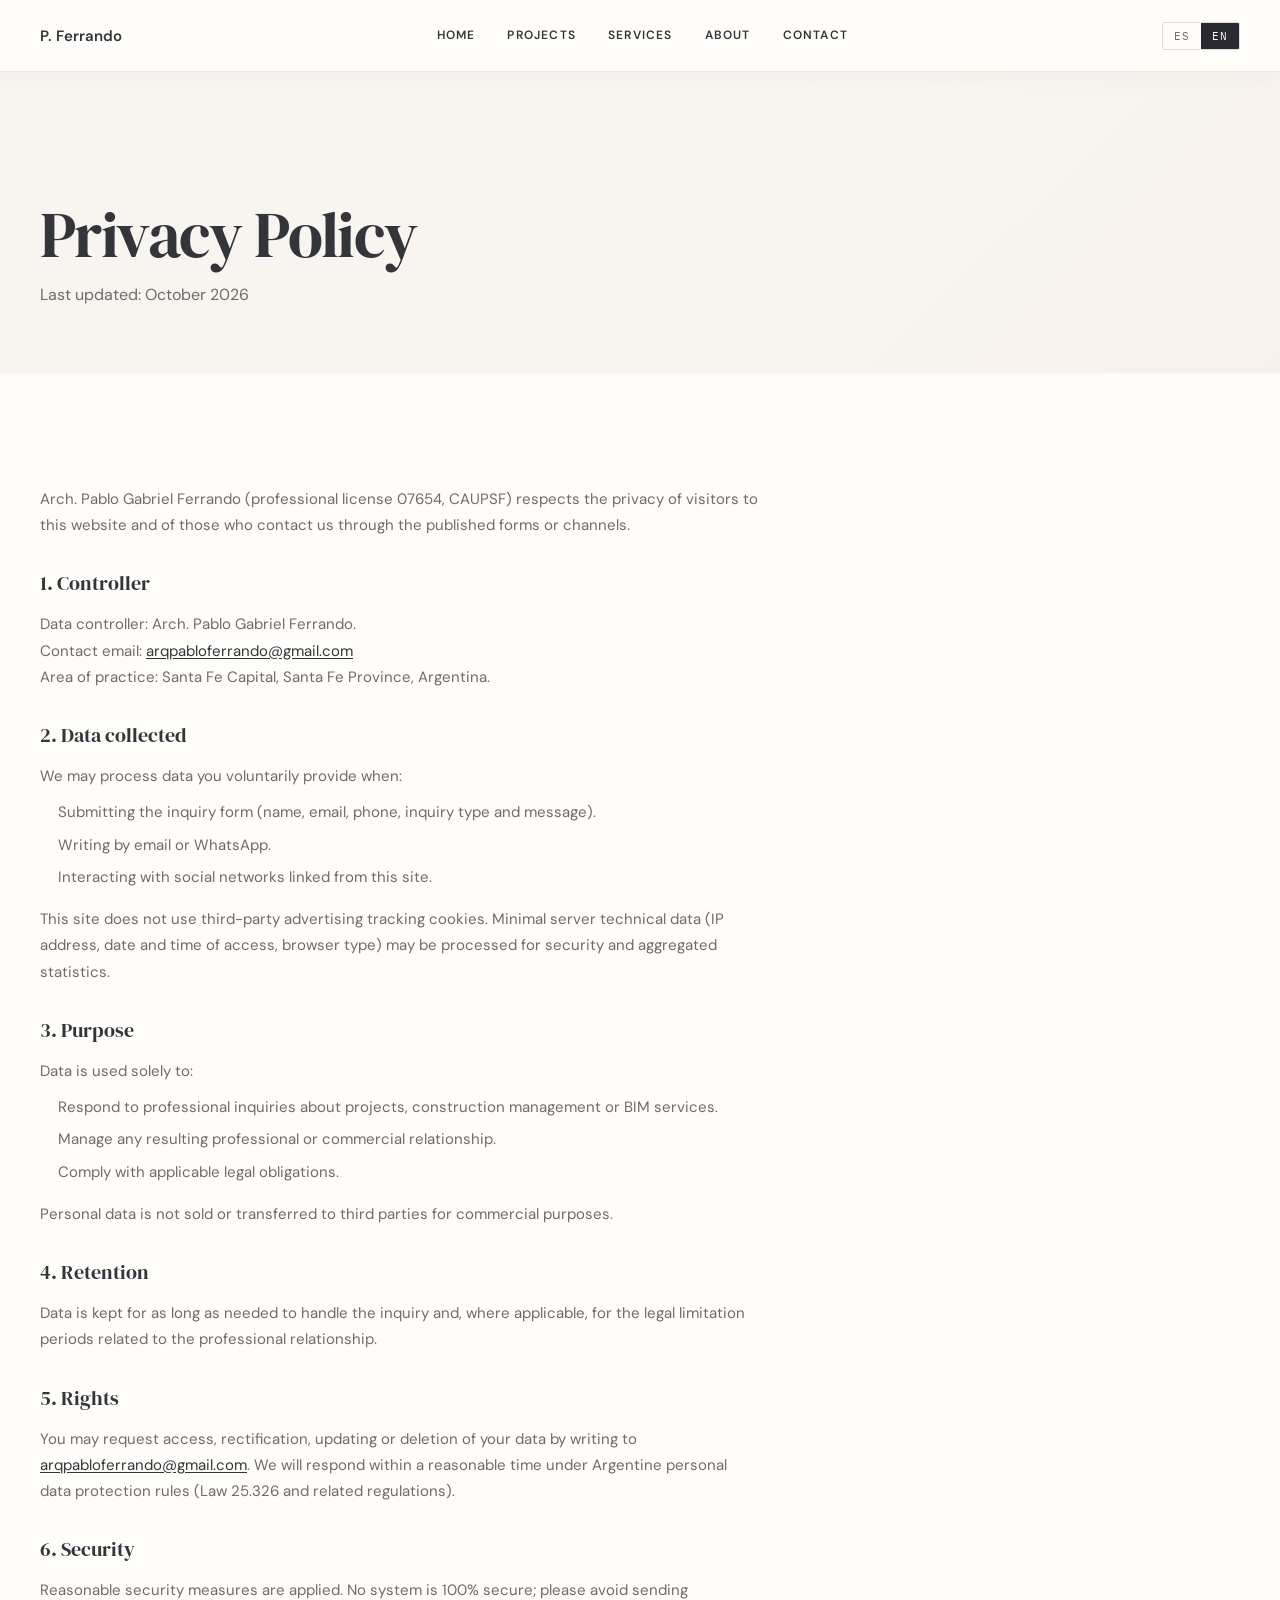
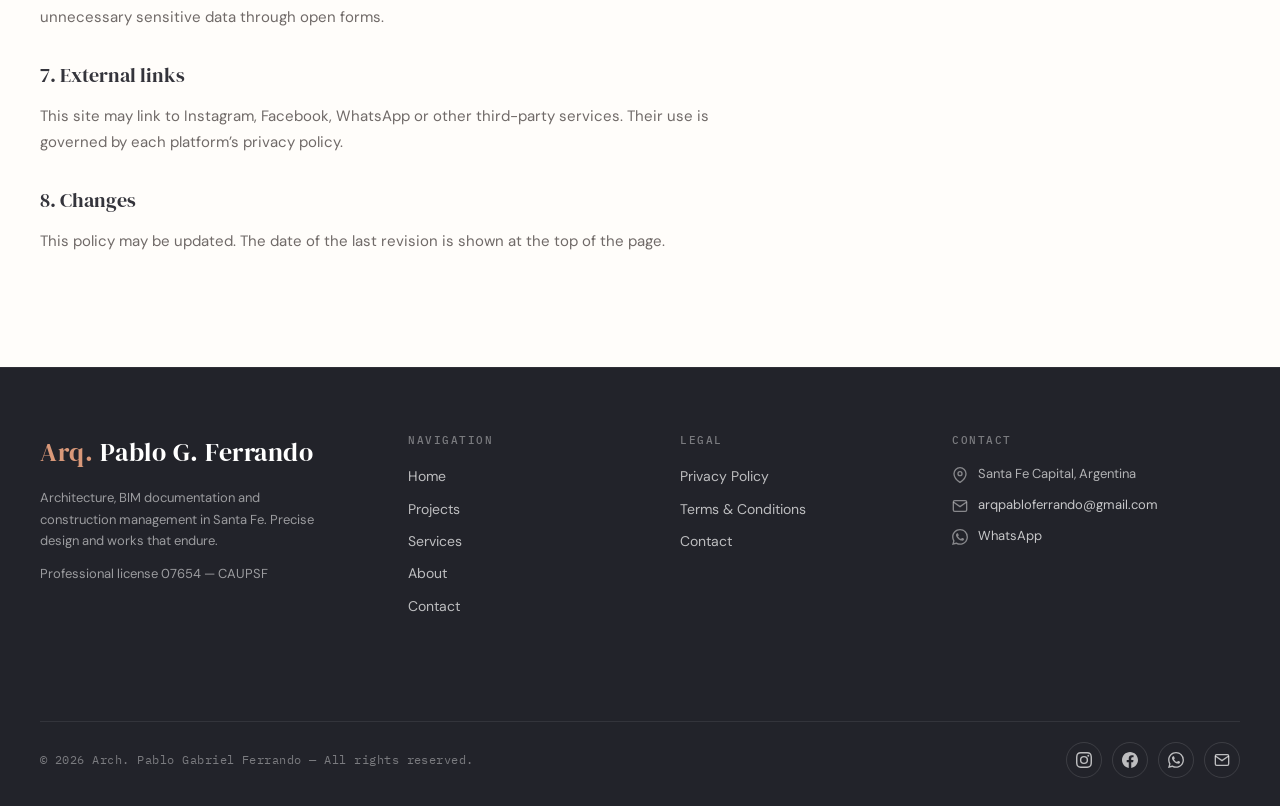
<file: pages/privacy.html>
<!DOCTYPE html>
<html lang="es">
<head>
  <meta charset="UTF-8">
  <meta name="viewport" content="width=device-width, initial-scale=1.0">
  <title>Política de privacidad | Arq. Pablo Gabriel Ferrando</title>
  <meta name="description" content="Política de privacidad — Arq. Pablo Gabriel Ferrando, Santa Fe.">
  <meta name="robots" content="index, follow">
  <link rel="stylesheet" href="../css/styles.css">
  <link rel="stylesheet" href="../css/ferrando.css">
</head>
<body>
  <div id="page-loader"><div class="loader-inner"><div class="loader-logo">Pablo Ferrando</div><div class="loader-bar"><div class="loader-bar-inner"></div></div></div></div>
  <nav id="navbar" class="solid">
    <div class="nav-inner">
      <a href="../index.html" class="nav-logo nav-logo-simple">P. Ferrando</a>
      <div class="nav-links">
        <a href="../index.html" class="nav-link" data-i18n="nav.home">Inicio</a>
        <a href="projects.html" class="nav-link" data-i18n="nav.projects">Proyectos</a>
        <a href="services.html" class="nav-link" data-i18n="nav.services">Servicios</a>
        <a href="about.html" class="nav-link" data-i18n="nav.about">El Estudio</a>
        <a href="contact.html" class="nav-link" data-i18n="nav.contact">Contacto</a>
      </div>
      <div class="nav-right">
        <div class="lang-switch" role="group" aria-label="Language">
          <button type="button" data-set-lang="es" class="active">ES</button>
          <button type="button" data-set-lang="en">EN</button>
        </div>
        <button type="button" class="nav-hamburger" id="hamburger" aria-label="Menu"><span></span><span></span><span></span></button>
      </div>
    </div>
  </nav>
  <div id="mobile-menu">
    <a href="../index.html" class="mobile-link" data-i18n="nav.home">Inicio</a>
    <a href="projects.html" class="mobile-link" data-i18n="nav.projects">Proyectos</a>
    <a href="services.html" class="mobile-link" data-i18n="nav.services">Servicios</a>
    <a href="about.html" class="mobile-link" data-i18n="nav.about">El Estudio</a>
    <a href="contact.html" class="mobile-link" data-i18n="nav.contact">Contacto</a>
  </div>
  <section class="page-hero">
    <div class="container">
      <h1 data-i18n="legal.privacy_title">Política de privacidad</h1>
      <p class="legal-updated" data-i18n="legal.updated">Última actualización: octubre 2026</p>
    </div>
  </section>
  <section class="section legal-content">
    <div class="container">
      <div class="legal-body" data-lang-block="es">
<p>El Arq. Pablo Gabriel Ferrando (matrícula profesional 07654, CAUPSF) respeta la privacidad de las personas que visitan este sitio web y de quienes se comunican a través de los formularios o canales de contacto publicados.</p>

<h2>1. Responsable</h2>
<p>Responsable del tratamiento: Arq. Pablo Gabriel Ferrando.<br>
Correo de contacto: <a href="mailto:arqpabloferrando@gmail.com">arqpabloferrando@gmail.com</a><br>
Ámbito de actividad: Santa Fe Capital, Provincia de Santa Fe, Argentina.</p>

<h2>2. Datos que se recopilan</h2>
<p>Podemos tratar los datos que usted nos facilita de forma voluntaria al:</p>
<ul>
  <li>Completar el formulario de consulta (nombre, email, teléfono, tipo de consulta y mensaje).</li>
  <li>Escribir por correo electrónico o WhatsApp.</li>
  <li>Interactuar con redes sociales vinculadas desde este sitio.</li>
</ul>
<p>Este sitio no utiliza cookies de seguimiento publicitario de terceros. Pueden emplearse datos técnicos mínimos del servidor (dirección IP, fecha y hora de acceso, tipo de navegador) con fines de seguridad y estadísticas agregadas.</p>

<h2>3. Finalidad</h2>
<p>Los datos se utilizan exclusivamente para:</p>
<ul>
  <li>Responder consultas profesionales sobre proyectos, dirección de obra o servicios BIM.</li>
  <li>Gestionar la relación comercial o profesional que pudiera derivarse.</li>
  <li>Cumplir obligaciones legales aplicables.</li>
</ul>
<p>No se venden ni ceden datos personales a terceros con fines comerciales.</p>

<h2>4. Conservación</h2>
<p>Los datos se conservan el tiempo necesario para atender la consulta y, en su caso, durante los plazos legales de prescripción aplicables a la relación profesional.</p>

<h2>5. Derechos</h2>
<p>Puede solicitar acceso, rectificación, actualización o eliminación de sus datos escribiendo a <a href="mailto:arqpabloferrando@gmail.com">arqpabloferrando@gmail.com</a>. Responderemos en un plazo razonable conforme a la normativa argentina de protección de datos personales (Ley 25.326 y normas complementarias).</p>

<h2>6. Seguridad</h2>
<p>Se aplican medidas razonables de seguridad para proteger la información. Ningún sistema es 100 % seguro; le recomendamos no enviar datos sensibles innecesarios por formularios abiertos.</p>

<h2>7. Enlaces externos</h2>
<p>Este sitio puede enlazar a Instagram, Facebook, WhatsApp u otros servicios de terceros. Su uso se rige por las políticas de privacidad de cada plataforma.</p>

<h2>8. Cambios</h2>
<p>Esta política puede actualizarse. La fecha de la última revisión se indica al inicio de la página.</p>
</div>
      <div class="legal-body" data-lang-block="en">
<p>Arch. Pablo Gabriel Ferrando (professional license 07654, CAUPSF) respects the privacy of visitors to this website and of those who contact us through the published forms or channels.</p>

<h2>1. Controller</h2>
<p>Data controller: Arch. Pablo Gabriel Ferrando.<br>
Contact email: <a href="mailto:arqpabloferrando@gmail.com">arqpabloferrando@gmail.com</a><br>
Area of practice: Santa Fe Capital, Santa Fe Province, Argentina.</p>

<h2>2. Data collected</h2>
<p>We may process data you voluntarily provide when:</p>
<ul>
  <li>Submitting the inquiry form (name, email, phone, inquiry type and message).</li>
  <li>Writing by email or WhatsApp.</li>
  <li>Interacting with social networks linked from this site.</li>
</ul>
<p>This site does not use third-party advertising tracking cookies. Minimal server technical data (IP address, date and time of access, browser type) may be processed for security and aggregated statistics.</p>

<h2>3. Purpose</h2>
<p>Data is used solely to:</p>
<ul>
  <li>Respond to professional inquiries about projects, construction management or BIM services.</li>
  <li>Manage any resulting professional or commercial relationship.</li>
  <li>Comply with applicable legal obligations.</li>
</ul>
<p>Personal data is not sold or transferred to third parties for commercial purposes.</p>

<h2>4. Retention</h2>
<p>Data is kept for as long as needed to handle the inquiry and, where applicable, for the legal limitation periods related to the professional relationship.</p>

<h2>5. Rights</h2>
<p>You may request access, rectification, updating or deletion of your data by writing to <a href="mailto:arqpabloferrando@gmail.com">arqpabloferrando@gmail.com</a>. We will respond within a reasonable time under Argentine personal data protection rules (Law 25.326 and related regulations).</p>

<h2>6. Security</h2>
<p>Reasonable security measures are applied. No system is 100% secure; please avoid sending unnecessary sensitive data through open forms.</p>

<h2>7. External links</h2>
<p>This site may link to Instagram, Facebook, WhatsApp or other third-party services. Their use is governed by each platform’s privacy policy.</p>

<h2>8. Changes</h2>
<p>This policy may be updated. The date of the last revision is shown at the top of the page.</p>
</div>
    </div>
  </section>
<footer class="footer">
    <div class="footer-inner">
      <div class="footer-grid">
        <div>
          <div class="footer-brand-name"><em>Arq.</em> Pablo G. Ferrando</div>
          <p class="footer-brand-desc" data-i18n="footer.brand_desc">Arquitectura, documentación BIM y dirección de obra en Santa Fe. Diseño preciso y obras que permanecen.</p>
          <p class="footer-brand-desc footer-credential" data-i18n="footer.matricula">Matrícula profesional 07654 — CAUPSF</p>
        </div>
        <div>
          <p class="footer-col-title" data-i18n="footer.nav_title">Navegación</p>
          <ul class="footer-links">
            <li><a href="../index.html" data-i18n="nav.home">Inicio</a></li>
            <li><a href="projects.html" data-i18n="nav.projects">Proyectos</a></li>
            <li><a href="services.html" data-i18n="nav.services">Servicios</a></li>
            <li><a href="about.html" data-i18n="nav.about">El Estudio</a></li>
            <li><a href="contact.html" data-i18n="nav.contact">Contacto</a></li>
          </ul>
        </div>
        <div>
          <p class="footer-col-title" data-i18n="footer.legal_title">Legal</p>
          <ul class="footer-links">
            <li><a href="privacy.html" data-i18n="footer.privacy">Política de privacidad</a></li>
            <li><a href="terms.html" data-i18n="footer.terms">Términos y condiciones</a></li>
            <li><a href="contact.html" data-i18n="nav.contact">Contacto</a></li>
          </ul>
        </div>
        <div>
          <p class="footer-col-title" data-i18n="footer.contact_title">Contacto</p>
          <div class="footer-contact-item"><svg viewBox="0 0 24 24" fill="none" stroke="currentColor" stroke-width="2" aria-hidden="true"><path d="M21 10c0 7-9 13-9 13s-9-6-9-13a9 9 0 0 1 18 0z"/><circle cx="12" cy="10" r="3"/></svg><span data-i18n="footer.location">Santa Fe Capital, Argentina</span></div>
          <div class="footer-contact-item"><svg viewBox="0 0 24 24" fill="none" stroke="currentColor" stroke-width="2" aria-hidden="true"><path d="M4 4h16c1.1 0 2 .9 2 2v12c0 1.1-.9 2-2 2H4c-1.1 0-2-.9-2-2V6c0-1.1.9-2 2-2z"/><polyline points="22,6 12,13 2,6"/></svg><a href="mailto:arqpabloferrando@gmail.com">arqpabloferrando@gmail.com</a></div>
          <div class="footer-contact-item"><svg viewBox="0 0 24 24" fill="currentColor" aria-hidden="true"><path d="M17.472 14.382c-.297-.149-1.758-.867-2.03-.967-.273-.099-.471-.148-.67.15-.197.297-.767.966-.94 1.164-.173.199-.347.223-.644.075-.297-.15-1.255-.463-2.39-1.475-.883-.788-1.48-1.761-1.653-2.059-.173-.297-.018-.458.13-.606.134-.133.298-.347.446-.52.149-.174.198-.298.298-.497.099-.198.05-.371-.025-.52-.075-.149-.669-1.612-.916-2.207-.242-.579-.487-.5-.669-.51-.173-.008-.371-.01-.57-.01-.198 0-.52.074-.792.372-.272.297-1.04 1.016-1.04 2.479 0 1.462 1.065 2.875 1.213 3.074.149.198 2.096 3.2 5.077 4.487.709.306 1.262.489 1.694.625.712.227 1.36.195 1.871.118.571-.085 1.758-.719 2.006-1.413.248-.694.248-1.289.173-1.413-.074-.124-.272-.198-.57-.347m-5.421 7.403h-.004a9.87 9.87 0 01-5.031-1.378l-.361-.214-3.741.982.998-3.648-.235-.374a9.86 9.86 0 01-1.51-5.26c.001-5.45 4.436-9.884 9.888-9.884 2.64 0 5.122 1.03 6.988 2.898a9.825 9.825 0 012.893 6.994c-.003 5.45-4.435 9.884-9.885 9.884m8.413-18.297A11.815 11.815 0 0012.05 0C5.495 0 .16 5.335.157 11.892c0 2.096.547 4.142 1.588 5.945L.057 24l6.305-1.654a11.882 11.882 0 005.683 1.448h.005c6.554 0 11.89-5.335 11.893-11.893a11.821 11.821 0 00-3.48-8.413z"/></svg><a href="https://wa.me/543424866544" target="_blank" rel="noopener noreferrer">WhatsApp</a></div>
        </div>
      </div>
      <div class="footer-bar">
        <p class="footer-copy" data-i18n="footer.rights">© 2026 Arq. Pablo Gabriel Ferrando — Todos los derechos reservados.</p>
        <div class="footer-socials">
          <a href="https://www.instagram.com/arqpablo.ferrando/" target="_blank" rel="noopener noreferrer" aria-label="Instagram"><svg viewBox="0 0 24 24" fill="currentColor" aria-hidden="true"><path d="M12 2.163c3.204 0 3.584.012 4.85.07 3.252.148 4.771 1.691 4.919 4.919.058 1.265.069 1.645.069 4.849 0 3.205-.012 3.584-.069 4.849-.149 3.225-1.664 4.771-4.919 4.919-1.266.058-1.644.07-4.85.07-3.204 0-3.584-.012-4.849-.07-3.26-.149-4.771-1.699-4.919-4.92-.058-1.265-.07-1.644-.07-4.849 0-3.204.013-3.583.07-4.849.149-3.227 1.664-4.771 4.919-4.919 1.266-.057 1.645-.069 4.849-.069zM12 0C8.741 0 8.333.014 7.053.072 2.695.272.273 2.69.073 7.052.014 8.333 0 8.741 0 12c0 3.259.014 3.668.072 4.948.2 4.358 2.618 6.78 6.98 6.98C8.333 23.986 8.741 24 12 24c3.259 0 3.668-.014 4.948-.072 4.354-.2 6.782-2.618 6.979-6.98.059-1.28.073-1.689.073-4.948 0-3.259-.014-3.667-.072-4.947-.196-4.354-2.617-6.78-6.979-6.98C15.668.014 15.259 0 12 0zm0 5.838a6.162 6.162 0 100 12.324 6.162 6.162 0 000-12.324zM12 16a4 4 0 110-8 4 4 0 010 8zm6.406-11.845a1.44 1.44 0 100 2.881 1.44 1.44 0 000-2.881z"/></svg></a>
          <a href="https://www.facebook.com/profile.php?id=61558146892451" target="_blank" rel="noopener noreferrer" aria-label="Facebook"><svg viewBox="0 0 24 24" fill="currentColor" aria-hidden="true"><path d="M24 12.073c0-6.627-5.373-12-12-12s-12 5.373-12 12c0 5.99 4.388 10.954 10.125 11.854v-8.385H7.078v-3.47h3.047V9.43c0-3.007 1.792-4.669 4.533-4.669 1.312 0 2.686.235 2.686.235v2.953H15.83c-1.491 0-1.956.925-1.956 1.874v2.25h3.328l-.532 3.47h-2.796v8.385C19.612 23.027 24 18.062 24 12.073z"/></svg></a>
          <a href="https://wa.me/543424866544" target="_blank" rel="noopener noreferrer" aria-label="WhatsApp"><svg viewBox="0 0 24 24" fill="currentColor" aria-hidden="true"><path d="M17.472 14.382c-.297-.149-1.758-.867-2.03-.967-.273-.099-.471-.148-.67.15-.197.297-.767.966-.94 1.164-.173.199-.347.223-.644.075-.297-.15-1.255-.463-2.39-1.475-.883-.788-1.48-1.761-1.653-2.059-.173-.297-.018-.458.13-.606.134-.133.298-.347.446-.52.149-.174.198-.298.298-.497.099-.198.05-.371-.025-.52-.075-.149-.669-1.612-.916-2.207-.242-.579-.487-.5-.669-.51-.173-.008-.371-.01-.57-.01-.198 0-.52.074-.792.372-.272.297-1.04 1.016-1.04 2.479 0 1.462 1.065 2.875 1.213 3.074.149.198 2.096 3.2 5.077 4.487.709.306 1.262.489 1.694.625.712.227 1.36.195 1.871.118.571-.085 1.758-.719 2.006-1.413.248-.694.248-1.289.173-1.413-.074-.124-.272-.198-.57-.347m-5.421 7.403h-.004a9.87 9.87 0 01-5.031-1.378l-.361-.214-3.741.982.998-3.648-.235-.374a9.86 9.86 0 01-1.51-5.26c.001-5.45 4.436-9.884 9.888-9.884 2.64 0 5.122 1.03 6.988 2.898a9.825 9.825 0 012.893 6.994c-.003 5.45-4.435 9.884-9.885 9.884m8.413-18.297A11.815 11.815 0 0012.05 0C5.495 0 .16 5.335.157 11.892c0 2.096.547 4.142 1.588 5.945L.057 24l6.305-1.654a11.882 11.882 0 005.683 1.448h.005c6.554 0 11.89-5.335 11.893-11.893a11.821 11.821 0 00-3.48-8.413z"/></svg></a>
          <a href="mailto:arqpabloferrando@gmail.com" aria-label="Email"><svg viewBox="0 0 24 24" fill="none" stroke="currentColor" stroke-width="2" aria-hidden="true"><path d="M4 4h16c1.1 0 2 .9 2 2v12c0 1.1-.9 2-2 2H4c-1.1 0-2-.9-2-2V6c0-1.1.9-2 2-2z"/><polyline points="22,6 12,13 2,6"/></svg></a>
        </div>
      </div>
    </div>
  </footer>
  <script src="../js/i18n.js"></script>
  <script src="../js/main.js"></script>
</body>
</html>
</file>
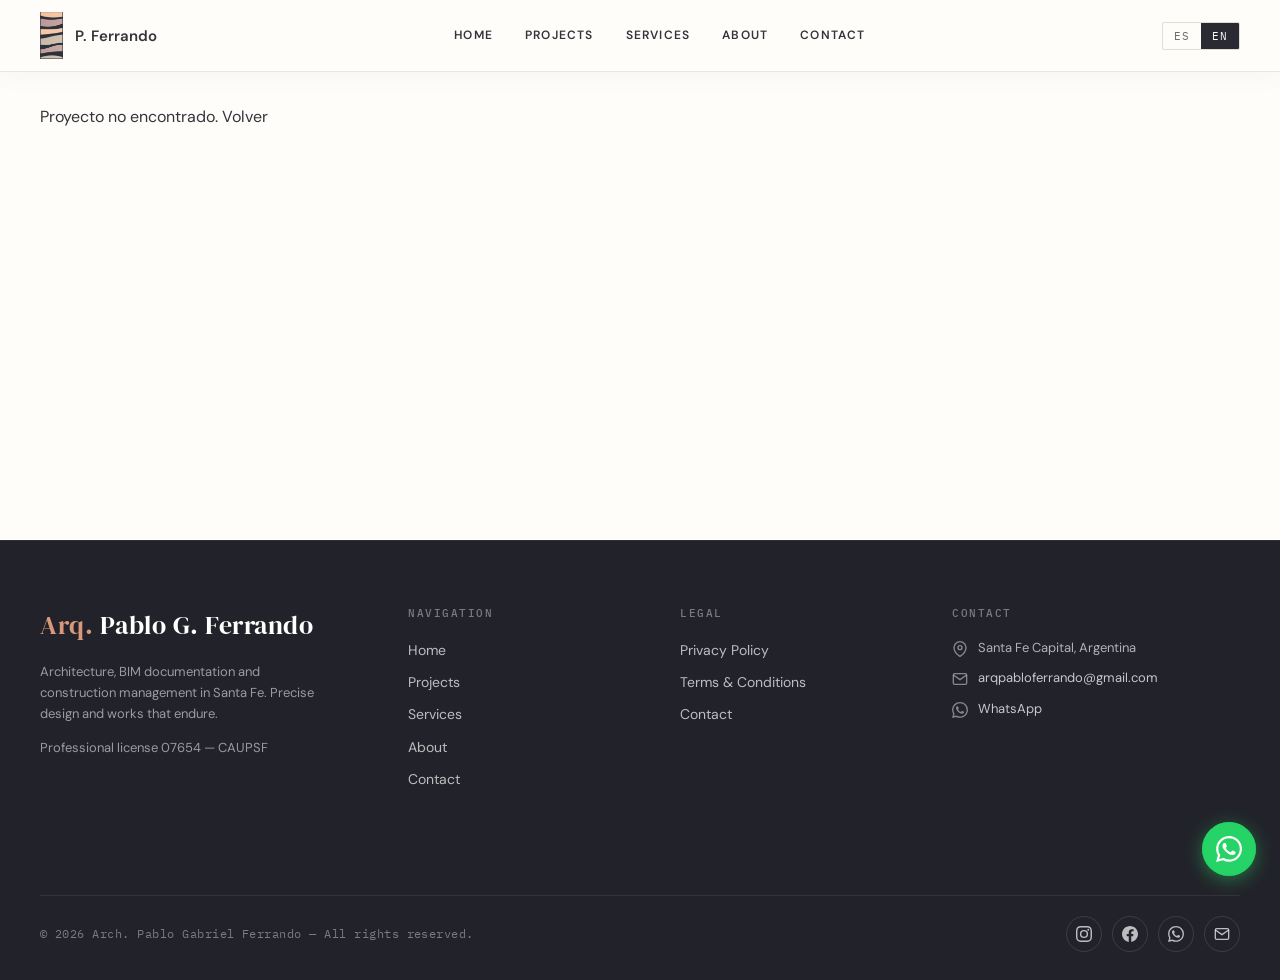
<file: pages/project.html>
<!DOCTYPE html>
<html lang="es">
<head>
  <meta charset="UTF-8">
  <meta name="viewport" content="width=device-width, initial-scale=1.0">
  <title>Proyecto | Arq. Pablo Gabriel Ferrando</title>
  <meta name="description" content="Detalle de proyecto — Arq. Pablo Gabriel Ferrando, Santa Fe.">
  <link rel="stylesheet" href="../css/styles.css">
  <link rel="stylesheet" href="../css/ferrando.css">
</head>
<body>
    <div id="page-loader">
    <div class="loader-inner">
      <div class="image-loader"><img src="../assets/images/Logo.jpg" alt="logo ARQ. Pablo G. Ferrando" height="50" width="30"></div>
      <div class="loader-logo">  Pablo Ferrando</div>
      <div class="loader-bar"><div class="loader-bar-inner"></div></div>
    </div>
  </div>
    <nav id="navbar" class="solid">
    <div class="nav-inner">
           <a href="../index.html" class="nav-logo nav-logo-simple"> <img src="../assets/images/Logo.jpg" alt="logo ARQ. Pablo G. Ferrando" height="50" width="30">P. Ferrando</a>
<div class="nav-links">
        <a href="../index.html" class="nav-link" data-i18n="nav.home">Inicio</a>
        <a href="projects.html" class="nav-link" data-i18n="nav.projects">Proyectos</a>
        <a href="services.html" class="nav-link" data-i18n="nav.services">Servicios</a>
        <a href="about.html" class="nav-link" data-i18n="nav.about">El Estudio</a>
        <a href="contact.html" class="nav-link" data-i18n="nav.contact">Contacto</a>
      </div>
      <div class="nav-right">
        <div class="lang-switch" role="group" aria-label="Language">
          <button type="button" data-set-lang="es" class="active">ES</button>
          <button type="button" data-set-lang="en">EN</button>
        </div>
        <button type="button" class="nav-hamburger" id="hamburger" aria-label="Menu"><span></span><span></span><span></span></button>
      </div>
    </div>
  </nav>
  <div id="mobile-menu">
    <a href="../index.html" class="mobile-link" data-i18n="nav.home">Inicio</a>
    <a href="projects.html" class="mobile-link" data-i18n="nav.projects">Proyectos</a>
    <a href="services.html" class="mobile-link" data-i18n="nav.services">Servicios</a>
    <a href="about.html" class="mobile-link" data-i18n="nav.about">El Estudio</a>
    <a href="contact.html" class="mobile-link" data-i18n="nav.contact">Contacto</a>
  </div>

  <div id="project-root" class="project-detail">
    <div class="container" id="project-content">
      <p>Cargando…</p>
    </div>
  </div>

    <footer class="footer">
    <div class="footer-inner">
      <div class="footer-grid">
        <div>
          <div class="footer-brand-name"><em>Arq.</em> Pablo G. Ferrando</div>
          <p class="footer-brand-desc" data-i18n="footer.brand_desc">Arquitectura, documentación BIM y dirección de obra en Santa Fe. Diseño preciso y obras que permanecen.</p>
          <p class="footer-brand-desc footer-credential" data-i18n="footer.matricula">Matrícula profesional 07654 — CAUPSF</p>
        </div>
        <div>
          <p class="footer-col-title" data-i18n="footer.nav_title">Navegación</p>
          <ul class="footer-links">
            <li><a href="../index.html" data-i18n="nav.home">Inicio</a></li>
            <li><a href="projects.html" data-i18n="nav.projects">Proyectos</a></li>
            <li><a href="services.html" data-i18n="nav.services">Servicios</a></li>
            <li><a href="about.html" data-i18n="nav.about">El Estudio</a></li>
            <li><a href="contact.html" data-i18n="nav.contact">Contacto</a></li>
          </ul>
        </div>
        <div>
          <p class="footer-col-title" data-i18n="footer.legal_title">Legal</p>
          <ul class="footer-links">
            <li><a href="privacy.html" data-i18n="footer.privacy">Política de privacidad</a></li>
            <li><a href="terms.html" data-i18n="footer.terms">Términos y condiciones</a></li>
            <li><a href="contact.html" data-i18n="nav.contact">Contacto</a></li>
          </ul>
        </div>
        <div>
          <p class="footer-col-title" data-i18n="footer.contact_title">Contacto</p>
          <div class="footer-contact-item"><svg viewBox="0 0 24 24" fill="none" stroke="currentColor" stroke-width="2" aria-hidden="true"><path d="M21 10c0 7-9 13-9 13s-9-6-9-13a9 9 0 0 1 18 0z"/><circle cx="12" cy="10" r="3"/></svg><span data-i18n="footer.location">Santa Fe Capital, Argentina</span></div>
          <div class="footer-contact-item"><svg viewBox="0 0 24 24" fill="none" stroke="currentColor" stroke-width="2" aria-hidden="true"><path d="M4 4h16c1.1 0 2 .9 2 2v12c0 1.1-.9 2-2 2H4c-1.1 0-2-.9-2-2V6c0-1.1.9-2 2-2z"/><polyline points="22,6 12,13 2,6"/></svg><a href="mailto:arqpabloferrando@gmail.com">arqpabloferrando@gmail.com</a></div>
          <div class="footer-contact-item"><svg viewBox="0 0 24 24" fill="currentColor" aria-hidden="true"><path d="M17.472 14.382c-.297-.149-1.758-.867-2.03-.967-.273-.099-.471-.148-.67.15-.197.297-.767.966-.94 1.164-.173.199-.347.223-.644.075-.297-.15-1.255-.463-2.39-1.475-.883-.788-1.48-1.761-1.653-2.059-.173-.297-.018-.458.13-.606.134-.133.298-.347.446-.52.149-.174.198-.298.298-.497.099-.198.05-.371-.025-.52-.075-.149-.669-1.612-.916-2.207-.242-.579-.487-.5-.669-.51-.173-.008-.371-.01-.57-.01-.198 0-.52.074-.792.372-.272.297-1.04 1.016-1.04 2.479 0 1.462 1.065 2.875 1.213 3.074.149.198 2.096 3.2 5.077 4.487.709.306 1.262.489 1.694.625.712.227 1.36.195 1.871.118.571-.085 1.758-.719 2.006-1.413.248-.694.248-1.289.173-1.413-.074-.124-.272-.198-.57-.347m-5.421 7.403h-.004a9.87 9.87 0 01-5.031-1.378l-.361-.214-3.741.982.998-3.648-.235-.374a9.86 9.86 0 01-1.51-5.26c.001-5.45 4.436-9.884 9.888-9.884 2.64 0 5.122 1.03 6.988 2.898a9.825 9.825 0 012.893 6.994c-.003 5.45-4.435 9.884-9.885 9.884m8.413-18.297A11.815 11.815 0 0012.05 0C5.495 0 .16 5.335.157 11.892c0 2.096.547 4.142 1.588 5.945L.057 24l6.305-1.654a11.882 11.882 0 005.683 1.448h.005c6.554 0 11.89-5.335 11.893-11.893a11.821 11.821 0 00-3.48-8.413z"/></svg><a href="https://wa.me/543424866544" target="_blank" rel="noopener noreferrer">WhatsApp</a></div>
        </div>
      </div>
      <div class="footer-bar">
        <p class="footer-copy" data-i18n="footer.rights">© 2026 Arq. Pablo Gabriel Ferrando — Todos los derechos reservados.</p>
        <div class="footer-socials">
          <a href="https://www.instagram.com/arqpablo.ferrando/" target="_blank" rel="noopener noreferrer" aria-label="Instagram"><svg viewBox="0 0 24 24" fill="currentColor" aria-hidden="true"><path d="M12 2.163c3.204 0 3.584.012 4.85.07 3.252.148 4.771 1.691 4.919 4.919.058 1.265.069 1.645.069 4.849 0 3.205-.012 3.584-.069 4.849-.149 3.225-1.664 4.771-4.919 4.919-1.266.058-1.644.07-4.85.07-3.204 0-3.584-.012-4.849-.07-3.26-.149-4.771-1.699-4.919-4.92-.058-1.265-.07-1.644-.07-4.849 0-3.204.013-3.583.07-4.849.149-3.227 1.664-4.771 4.919-4.919 1.266-.057 1.645-.069 4.849-.069zM12 0C8.741 0 8.333.014 7.053.072 2.695.272.273 2.69.073 7.052.014 8.333 0 8.741 0 12c0 3.259.014 3.668.072 4.948.2 4.358 2.618 6.78 6.98 6.98C8.333 23.986 8.741 24 12 24c3.259 0 3.668-.014 4.948-.072 4.354-.2 6.782-2.618 6.979-6.98.059-1.28.073-1.689.073-4.948 0-3.259-.014-3.667-.072-4.947-.196-4.354-2.617-6.78-6.979-6.98C15.668.014 15.259 0 12 0zm0 5.838a6.162 6.162 0 100 12.324 6.162 6.162 0 000-12.324zM12 16a4 4 0 110-8 4 4 0 010 8zm6.406-11.845a1.44 1.44 0 100 2.881 1.44 1.44 0 000-2.881z"/></svg></a>
          <a href="https://www.facebook.com/profile.php?id=61558146892451" target="_blank" rel="noopener noreferrer" aria-label="Facebook"><svg viewBox="0 0 24 24" fill="currentColor" aria-hidden="true"><path d="M24 12.073c0-6.627-5.373-12-12-12s-12 5.373-12 12c0 5.99 4.388 10.954 10.125 11.854v-8.385H7.078v-3.47h3.047V9.43c0-3.007 1.792-4.669 4.533-4.669 1.312 0 2.686.235 2.686.235v2.953H15.83c-1.491 0-1.956.925-1.956 1.874v2.25h3.328l-.532 3.47h-2.796v8.385C19.612 23.027 24 18.062 24 12.073z"/></svg></a>
          <a href="https://wa.me/543424866544" target="_blank" rel="noopener noreferrer" aria-label="WhatsApp"><svg viewBox="0 0 24 24" fill="currentColor" aria-hidden="true"><path d="M17.472 14.382c-.297-.149-1.758-.867-2.03-.967-.273-.099-.471-.148-.67.15-.197.297-.767.966-.94 1.164-.173.199-.347.223-.644.075-.297-.15-1.255-.463-2.39-1.475-.883-.788-1.48-1.761-1.653-2.059-.173-.297-.018-.458.13-.606.134-.133.298-.347.446-.52.149-.174.198-.298.298-.497.099-.198.05-.371-.025-.52-.075-.149-.669-1.612-.916-2.207-.242-.579-.487-.5-.669-.51-.173-.008-.371-.01-.57-.01-.198 0-.52.074-.792.372-.272.297-1.04 1.016-1.04 2.479 0 1.462 1.065 2.875 1.213 3.074.149.198 2.096 3.2 5.077 4.487.709.306 1.262.489 1.694.625.712.227 1.36.195 1.871.118.571-.085 1.758-.719 2.006-1.413.248-.694.248-1.289.173-1.413-.074-.124-.272-.198-.57-.347m-5.421 7.403h-.004a9.87 9.87 0 01-5.031-1.378l-.361-.214-3.741.982.998-3.648-.235-.374a9.86 9.86 0 01-1.51-5.26c.001-5.45 4.436-9.884 9.888-9.884 2.64 0 5.122 1.03 6.988 2.898a9.825 9.825 0 012.893 6.994c-.003 5.45-4.435 9.884-9.885 9.884m8.413-18.297A11.815 11.815 0 0012.05 0C5.495 0 .16 5.335.157 11.892c0 2.096.547 4.142 1.588 5.945L.057 24l6.305-1.654a11.882 11.882 0 005.683 1.448h.005c6.554 0 11.89-5.335 11.893-11.893a11.821 11.821 0 00-3.48-8.413z"/></svg></a>
          <a href="mailto:arqpabloferrando@gmail.com" aria-label="Email"><svg viewBox="0 0 24 24" fill="none" stroke="currentColor" stroke-width="2" aria-hidden="true"><path d="M4 4h16c1.1 0 2 .9 2 2v12c0 1.1-.9 2-2 2H4c-1.1 0-2-.9-2-2V6c0-1.1.9-2 2-2z"/><polyline points="22,6 12,13 2,6"/></svg></a>
        </div>
      </div>
    </div>
  </footer>

  <a href="https://wa.me/543424866544" class="fab-whatsapp" target="_blank" rel="noopener" aria-label="WhatsApp">
    <svg viewBox="0 0 24 24" fill="currentColor"><path d="M17.472 14.382c-.297-.149-1.758-.867-2.03-.967-.273-.099-.471-.148-.67.15-.197.297-.767.966-.94 1.164-.173.199-.347.223-.644.075-.297-.15-1.255-.463-2.39-1.475-.883-.788-1.48-1.761-1.653-2.059-.173-.297-.018-.458.13-.606.134-.133.298-.347.446-.52.149-.174.198-.298.298-.497.099-.198.05-.371-.025-.52-.075-.149-.669-1.612-.916-2.207-.242-.579-.487-.5-.669-.51-.173-.008-.371-.01-.57-.01-.198 0-.52.074-.792.372-.272.297-1.04 1.016-1.04 2.479 0 1.462 1.065 2.875 1.213 3.074.149.198 2.096 3.2 5.077 4.487.709.306 1.262.489 1.694.625.712.227 1.36.195 1.871.118.571-.085 1.758-.719 2.006-1.413.248-.694.248-1.289.173-1.413-.074-.124-.272-.198-.57-.347m-5.421 7.403h-.004a9.87 9.87 0 01-5.031-1.378l-.361-.214-3.741.982.998-3.648-.235-.374a9.86 9.86 0 01-1.51-5.26c.001-5.45 4.436-9.884 9.888-9.884 2.64 0 5.122 1.03 6.988 2.898a9.825 9.825 0 012.893 6.994c-.003 5.45-4.435 9.884-9.885 9.884m8.413-18.297A11.815 11.815 0 0012.05 0C5.495 0 .16 5.335.157 11.892c0 2.096.547 4.142 1.588 5.945L.057 24l6.305-1.654a11.882 11.882 0 005.683 1.448h.005c6.554 0 11.89-5.335 11.893-11.893a11.821 11.821 0 00-3.48-8.413z"/></svg>
  </a>

  <script src="../js/i18n.js"></script>
  <script src="../js/main.js"></script>
  <script>
    function renderProject() {
      const t = window.I18N.t;
      const content = window.I18N.getContent();
      const projects = window.I18N.getProjects() || [];
      const params = new URLSearchParams(location.search);
      const id = params.get('id');
      const p = projects.find(x => x.id === id || x.slug === id);
      const root = document.getElementById('project-content');
      if (!p) {
        root.innerHTML = '<p>Proyecto no encontrado. <a href="projects.html">Volver</a></p>';
        return;
      }
      document.title = t(p.title) + ' | Arq. Pablo Gabriel Ferrando';
      const images = (p.images || [p.cover]).map(src => `<img src="../${src}" alt="${t(p.title)}" loading="lazy">`).join('');
      root.innerHTML = `
        <a href="projects.html" class="project-detail-back" data-i18n="project_detail.back">← Volver a proyectos</a>
        <div class="project-card-type">${t(p.type)}</div>
        <h1 class="project-detail-title">${t(p.title)}</h1>
        <p class="project-detail-summary">${t(p.summary)}</p>
        <div class="project-meta-grid">
          <div class="project-meta-item"><label data-i18n="project_detail.year">Año</label><span>${p.year}</span></div>
          <div class="project-meta-item"><label data-i18n="project_detail.location">Ubicación</label><span>${t(p.location)}</span></div>
          <div class="project-meta-item"><label data-i18n="project_detail.type">Tipología</label><span>${t(p.type)}</span></div>
        </div>
        <div class="project-gallery">${images}</div>
        <div class="project-detail-scope">
          <h2 data-i18n="project_detail.scope">Alcance</h2>
          <p>${t(p.description)}</p>
        </div>
        <div class="project-detail-cta">
          <a href="contact.html" class="btn btn--dark" data-i18n="project_detail.cta">Consultar sobre un proyecto similar</a>
        </div>
      `;
      window.I18N.applyTranslations();
    }
    document.addEventListener('DOMContentLoaded', () => {
      const check = setInterval(() => {
        if (window.I18N && window.I18N.getProjects()) {
          clearInterval(check);
          renderProject();
        }
      }, 40);
    });
    document.addEventListener('langchange', renderProject);
  </script>
</body>
</html>
</file>
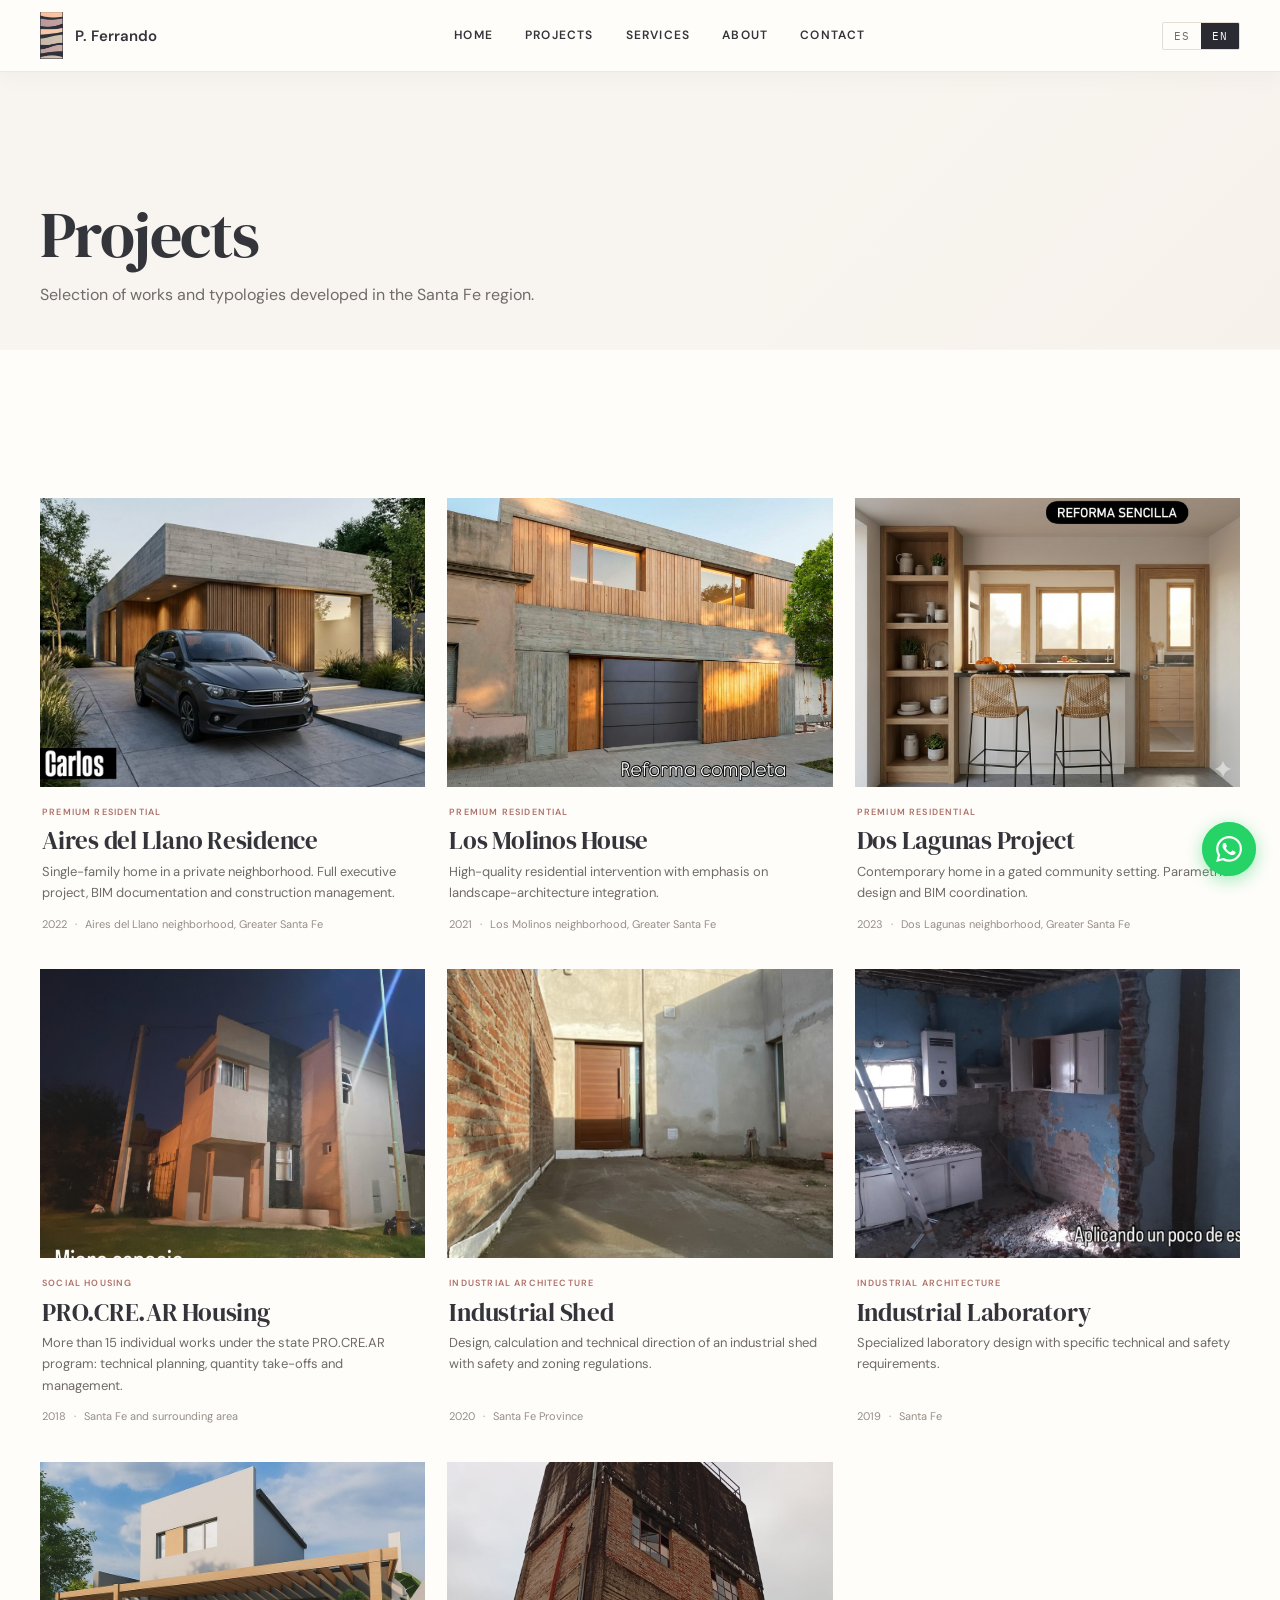
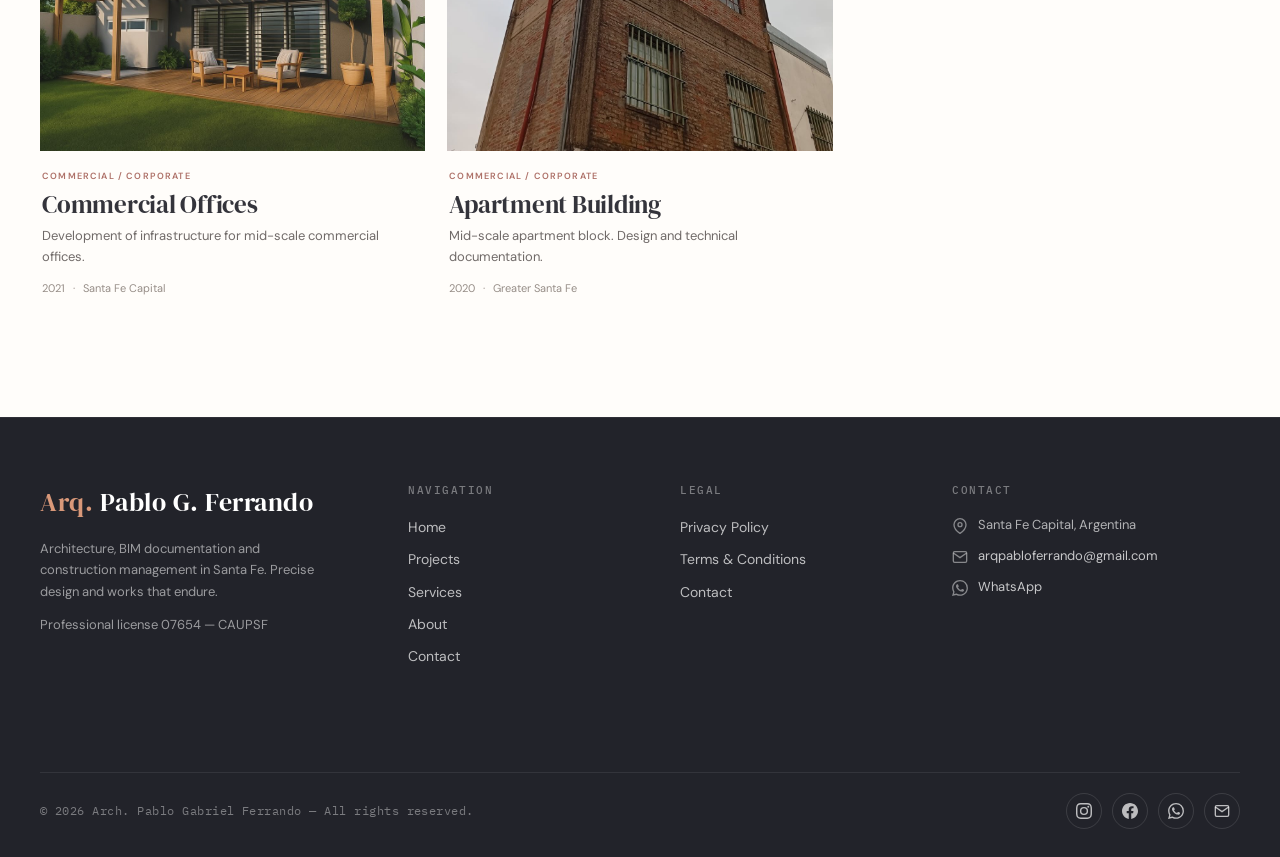
<file: pages/projects.html>
<!DOCTYPE html>
<html lang="es">
<head>
  <meta charset="UTF-8">
  <meta name="viewport" content="width=device-width, initial-scale=1.0">
  <title>Proyectos | Arq. Pablo Gabriel Ferrando — Santa Fe</title>
  <meta name="description" content="Portfolio de proyectos: residencial premium, vivienda social PRO.CRE.AR, comercial e industrial. Arquitecto en Santa Fe.">
  <link rel="canonical" href="https://pabloferrando.com.ar/pages/projects.html">
  <link rel="stylesheet" href="../css/styles.css">
  <link rel="stylesheet" href="../css/ferrando.css">
</head>
<body>
    <div id="page-loader">
    <div class="loader-inner">
      <div class="image-loader"><img src="../assets/images/Logo.jpg" alt="logo ARQ. Pablo G. Ferrando" height="50" width="30"></div>
      <div class="loader-logo">  Pablo Ferrando</div>
      <div class="loader-bar"><div class="loader-bar-inner"></div></div>
    </div>
  </div>
    <nav id="navbar" class="solid">
    <div class="nav-inner">
            <a href="../index.html" class="nav-logo nav-logo-simple"> <img src="../assets/images/Logo.jpg" alt="logo ARQ. Pablo G. Ferrando" height="50" width="30">P. Ferrando</a>

      <div class="nav-links">
        <a href="../index.html" class="nav-link" data-i18n="nav.home">Inicio</a>
        <a href="projects.html" class="nav-link" data-i18n="nav.projects">Proyectos</a>
        <a href="services.html" class="nav-link" data-i18n="nav.services">Servicios</a>
        <a href="about.html" class="nav-link" data-i18n="nav.about">El Estudio</a>
        <a href="contact.html" class="nav-link" data-i18n="nav.contact">Contacto</a>
      </div>
      <div class="nav-right">
        <div class="lang-switch" role="group" aria-label="Language">
          <button type="button" data-set-lang="es" class="active">ES</button>
          <button type="button" data-set-lang="en">EN</button>
        </div>
        <button type="button" class="nav-hamburger" id="hamburger" aria-label="Menu"><span></span><span></span><span></span></button>
      </div>
    </div>
  </nav>
  <div id="mobile-menu">
    <a href="../index.html" class="mobile-link" data-i18n="nav.home">Inicio</a>
    <a href="projects.html" class="mobile-link" data-i18n="nav.projects">Proyectos</a>
    <a href="services.html" class="mobile-link" data-i18n="nav.services">Servicios</a>
    <a href="about.html" class="mobile-link" data-i18n="nav.about">El Estudio</a>
    <a href="contact.html" class="mobile-link" data-i18n="nav.contact">Contacto</a>
  </div>

  <section class="page-hero">
    <div class="container">
      <h1 data-i18n="projects_page.title">Proyectos</h1>
      <p data-i18n="projects_page.subtitle">Selección de obras y tipologías desarrolladas en la región santafesina.</p>
    </div>
  </section>

  <section class="section projects-list-section">
    <div class="container">
      <div class="filters" id="filters"></div>
      <div class="projects-grid" id="projects-grid"></div>
    </div>
  </section>

    <footer class="footer">
    <div class="footer-inner">
      <div class="footer-grid">
        <div>
          <div class="footer-brand-name"><em>Arq.</em> Pablo G. Ferrando</div>
          <p class="footer-brand-desc" data-i18n="footer.brand_desc">Arquitectura, documentación BIM y dirección de obra en Santa Fe. Diseño preciso y obras que permanecen.</p>
          <p class="footer-brand-desc footer-credential" data-i18n="footer.matricula">Matrícula profesional 07654 — CAUPSF</p>
        </div>
        <div>
          <p class="footer-col-title" data-i18n="footer.nav_title">Navegación</p>
          <ul class="footer-links">
            <li><a href="../index.html" data-i18n="nav.home">Inicio</a></li>
            <li><a href="projects.html" data-i18n="nav.projects">Proyectos</a></li>
            <li><a href="services.html" data-i18n="nav.services">Servicios</a></li>
            <li><a href="about.html" data-i18n="nav.about">El Estudio</a></li>
            <li><a href="contact.html" data-i18n="nav.contact">Contacto</a></li>
          </ul>
        </div>
        <div>
          <p class="footer-col-title" data-i18n="footer.legal_title">Legal</p>
          <ul class="footer-links">
            <li><a href="privacy.html" data-i18n="footer.privacy">Política de privacidad</a></li>
            <li><a href="terms.html" data-i18n="footer.terms">Términos y condiciones</a></li>
            <li><a href="contact.html" data-i18n="nav.contact">Contacto</a></li>
          </ul>
        </div>
        <div>
          <p class="footer-col-title" data-i18n="footer.contact_title">Contacto</p>
          <div class="footer-contact-item"><svg viewBox="0 0 24 24" fill="none" stroke="currentColor" stroke-width="2" aria-hidden="true"><path d="M21 10c0 7-9 13-9 13s-9-6-9-13a9 9 0 0 1 18 0z"/><circle cx="12" cy="10" r="3"/></svg><span data-i18n="footer.location">Santa Fe Capital, Argentina</span></div>
          <div class="footer-contact-item"><svg viewBox="0 0 24 24" fill="none" stroke="currentColor" stroke-width="2" aria-hidden="true"><path d="M4 4h16c1.1 0 2 .9 2 2v12c0 1.1-.9 2-2 2H4c-1.1 0-2-.9-2-2V6c0-1.1.9-2 2-2z"/><polyline points="22,6 12,13 2,6"/></svg><a href="mailto:arqpabloferrando@gmail.com">arqpabloferrando@gmail.com</a></div>
          <div class="footer-contact-item"><svg viewBox="0 0 24 24" fill="currentColor" aria-hidden="true"><path d="M17.472 14.382c-.297-.149-1.758-.867-2.03-.967-.273-.099-.471-.148-.67.15-.197.297-.767.966-.94 1.164-.173.199-.347.223-.644.075-.297-.15-1.255-.463-2.39-1.475-.883-.788-1.48-1.761-1.653-2.059-.173-.297-.018-.458.13-.606.134-.133.298-.347.446-.52.149-.174.198-.298.298-.497.099-.198.05-.371-.025-.52-.075-.149-.669-1.612-.916-2.207-.242-.579-.487-.5-.669-.51-.173-.008-.371-.01-.57-.01-.198 0-.52.074-.792.372-.272.297-1.04 1.016-1.04 2.479 0 1.462 1.065 2.875 1.213 3.074.149.198 2.096 3.2 5.077 4.487.709.306 1.262.489 1.694.625.712.227 1.36.195 1.871.118.571-.085 1.758-.719 2.006-1.413.248-.694.248-1.289.173-1.413-.074-.124-.272-.198-.57-.347m-5.421 7.403h-.004a9.87 9.87 0 01-5.031-1.378l-.361-.214-3.741.982.998-3.648-.235-.374a9.86 9.86 0 01-1.51-5.26c.001-5.45 4.436-9.884 9.888-9.884 2.64 0 5.122 1.03 6.988 2.898a9.825 9.825 0 012.893 6.994c-.003 5.45-4.435 9.884-9.885 9.884m8.413-18.297A11.815 11.815 0 0012.05 0C5.495 0 .16 5.335.157 11.892c0 2.096.547 4.142 1.588 5.945L.057 24l6.305-1.654a11.882 11.882 0 005.683 1.448h.005c6.554 0 11.89-5.335 11.893-11.893a11.821 11.821 0 00-3.48-8.413z"/></svg><a href="https://wa.me/543424866544" target="_blank" rel="noopener noreferrer">WhatsApp</a></div>
        </div>
      </div>
      <div class="footer-bar">
        <p class="footer-copy" data-i18n="footer.rights">© 2026 Arq. Pablo Gabriel Ferrando — Todos los derechos reservados.</p>
        <div class="footer-socials">
          <a href="https://www.instagram.com/arqpablo.ferrando/" target="_blank" rel="noopener noreferrer" aria-label="Instagram"><svg viewBox="0 0 24 24" fill="currentColor" aria-hidden="true"><path d="M12 2.163c3.204 0 3.584.012 4.85.07 3.252.148 4.771 1.691 4.919 4.919.058 1.265.069 1.645.069 4.849 0 3.205-.012 3.584-.069 4.849-.149 3.225-1.664 4.771-4.919 4.919-1.266.058-1.644.07-4.85.07-3.204 0-3.584-.012-4.849-.07-3.26-.149-4.771-1.699-4.919-4.92-.058-1.265-.07-1.644-.07-4.849 0-3.204.013-3.583.07-4.849.149-3.227 1.664-4.771 4.919-4.919 1.266-.057 1.645-.069 4.849-.069zM12 0C8.741 0 8.333.014 7.053.072 2.695.272.273 2.69.073 7.052.014 8.333 0 8.741 0 12c0 3.259.014 3.668.072 4.948.2 4.358 2.618 6.78 6.98 6.98C8.333 23.986 8.741 24 12 24c3.259 0 3.668-.014 4.948-.072 4.354-.2 6.782-2.618 6.979-6.98.059-1.28.073-1.689.073-4.948 0-3.259-.014-3.667-.072-4.947-.196-4.354-2.617-6.78-6.979-6.98C15.668.014 15.259 0 12 0zm0 5.838a6.162 6.162 0 100 12.324 6.162 6.162 0 000-12.324zM12 16a4 4 0 110-8 4 4 0 010 8zm6.406-11.845a1.44 1.44 0 100 2.881 1.44 1.44 0 000-2.881z"/></svg></a>
          <a href="https://www.facebook.com/profile.php?id=61558146892451" target="_blank" rel="noopener noreferrer" aria-label="Facebook"><svg viewBox="0 0 24 24" fill="currentColor" aria-hidden="true"><path d="M24 12.073c0-6.627-5.373-12-12-12s-12 5.373-12 12c0 5.99 4.388 10.954 10.125 11.854v-8.385H7.078v-3.47h3.047V9.43c0-3.007 1.792-4.669 4.533-4.669 1.312 0 2.686.235 2.686.235v2.953H15.83c-1.491 0-1.956.925-1.956 1.874v2.25h3.328l-.532 3.47h-2.796v8.385C19.612 23.027 24 18.062 24 12.073z"/></svg></a>
          <a href="https://wa.me/543424866544" target="_blank" rel="noopener noreferrer" aria-label="WhatsApp"><svg viewBox="0 0 24 24" fill="currentColor" aria-hidden="true"><path d="M17.472 14.382c-.297-.149-1.758-.867-2.03-.967-.273-.099-.471-.148-.67.15-.197.297-.767.966-.94 1.164-.173.199-.347.223-.644.075-.297-.15-1.255-.463-2.39-1.475-.883-.788-1.48-1.761-1.653-2.059-.173-.297-.018-.458.13-.606.134-.133.298-.347.446-.52.149-.174.198-.298.298-.497.099-.198.05-.371-.025-.52-.075-.149-.669-1.612-.916-2.207-.242-.579-.487-.5-.669-.51-.173-.008-.371-.01-.57-.01-.198 0-.52.074-.792.372-.272.297-1.04 1.016-1.04 2.479 0 1.462 1.065 2.875 1.213 3.074.149.198 2.096 3.2 5.077 4.487.709.306 1.262.489 1.694.625.712.227 1.36.195 1.871.118.571-.085 1.758-.719 2.006-1.413.248-.694.248-1.289.173-1.413-.074-.124-.272-.198-.57-.347m-5.421 7.403h-.004a9.87 9.87 0 01-5.031-1.378l-.361-.214-3.741.982.998-3.648-.235-.374a9.86 9.86 0 01-1.51-5.26c.001-5.45 4.436-9.884 9.888-9.884 2.64 0 5.122 1.03 6.988 2.898a9.825 9.825 0 012.893 6.994c-.003 5.45-4.435 9.884-9.885 9.884m8.413-18.297A11.815 11.815 0 0012.05 0C5.495 0 .16 5.335.157 11.892c0 2.096.547 4.142 1.588 5.945L.057 24l6.305-1.654a11.882 11.882 0 005.683 1.448h.005c6.554 0 11.89-5.335 11.893-11.893a11.821 11.821 0 00-3.48-8.413z"/></svg></a>
          <a href="mailto:arqpabloferrando@gmail.com" aria-label="Email"><svg viewBox="0 0 24 24" fill="none" stroke="currentColor" stroke-width="2" aria-hidden="true"><path d="M4 4h16c1.1 0 2 .9 2 2v12c0 1.1-.9 2-2 2H4c-1.1 0-2-.9-2-2V6c0-1.1.9-2 2-2z"/><polyline points="22,6 12,13 2,6"/></svg></a>
        </div>
      </div>
    </div>
  </footer>

  <a href="https://wa.me/543424866544" class="fab-whatsapp" target="_blank" rel="noopener" aria-label="WhatsApp">
    <svg viewBox="0 0 24 24" fill="currentColor"><path d="M17.472 14.382c-.297-.149-1.758-.867-2.03-.967-.273-.099-.471-.148-.67.15-.197.297-.767.966-.94 1.164-.173.199-.347.223-.644.075-.297-.15-1.255-.463-2.39-1.475-.883-.788-1.48-1.761-1.653-2.059-.173-.297-.018-.458.13-.606.134-.133.298-.347.446-.52.149-.174.198-.298.298-.497.099-.198.05-.371-.025-.52-.075-.149-.669-1.612-.916-2.207-.242-.579-.487-.5-.669-.51-.173-.008-.371-.01-.57-.01-.198 0-.52.074-.792.372-.272.297-1.04 1.016-1.04 2.479 0 1.462 1.065 2.875 1.213 3.074.149.198 2.096 3.2 5.077 4.487.709.306 1.262.489 1.694.625.712.227 1.36.195 1.871.118.571-.085 1.758-.719 2.006-1.413.248-.694.248-1.289.173-1.413-.074-.124-.272-.198-.57-.347m-5.421 7.403h-.004a9.87 9.87 0 01-5.031-1.378l-.361-.214-3.741.982.998-3.648-.235-.374a9.86 9.86 0 01-1.51-5.26c.001-5.45 4.436-9.884 9.888-9.884 2.64 0 5.122 1.03 6.988 2.898a9.825 9.825 0 012.893 6.994c-.003 5.45-4.435 9.884-9.885 9.884m8.413-18.297A11.815 11.815 0 0012.05 0C5.495 0 .16 5.335.157 11.892c0 2.096.547 4.142 1.588 5.945L.057 24l6.305-1.654a11.882 11.882 0 005.683 1.448h.005c6.554 0 11.89-5.335 11.893-11.893a11.821 11.821 0 00-3.48-8.413z"/></svg>
  </a>

  <script src="../js/i18n.js"></script>
  <script src="../js/main.js"></script>
  <script>
    function renderProjects() {
      const t = window.I18N.t;
      const projects = window.I18N.getProjects() || [];
      const grid = document.getElementById('projects-grid');
      if (!grid) return;
      grid.innerHTML = projects.map(p => `
        <a href="project.html?id=${p.id}" class="project-card" data-reveal data-tags="${(p.tags||[]).join(',')}">
          <div class="project-card-img"><img src="../${p.cover}" alt="${t(p.title)}" loading="lazy"></div>
          <div class="project-card-body">
            <div class="project-card-type">${t(p.type)}</div>
            <h3 class="project-card-title">${t(p.title)}</h3>
            <p class="project-card-summary">${t(p.summary)}</p>
            <div class="project-card-meta"><span>${p.year}</span><span>·</span><span>${t(p.location)}</span></div>
          </div>
        </a>
      `).join('');
      window.I18N.applyTranslations();
    }
    document.addEventListener('DOMContentLoaded', () => {
      const check = setInterval(() => {
        if (window.I18N && window.I18N.getProjects()) {
          clearInterval(check);
          renderProjects();
        }
      }, 40);
    });
    document.addEventListener('langchange', renderProjects);
  </script>
</body>
</html>
</file>
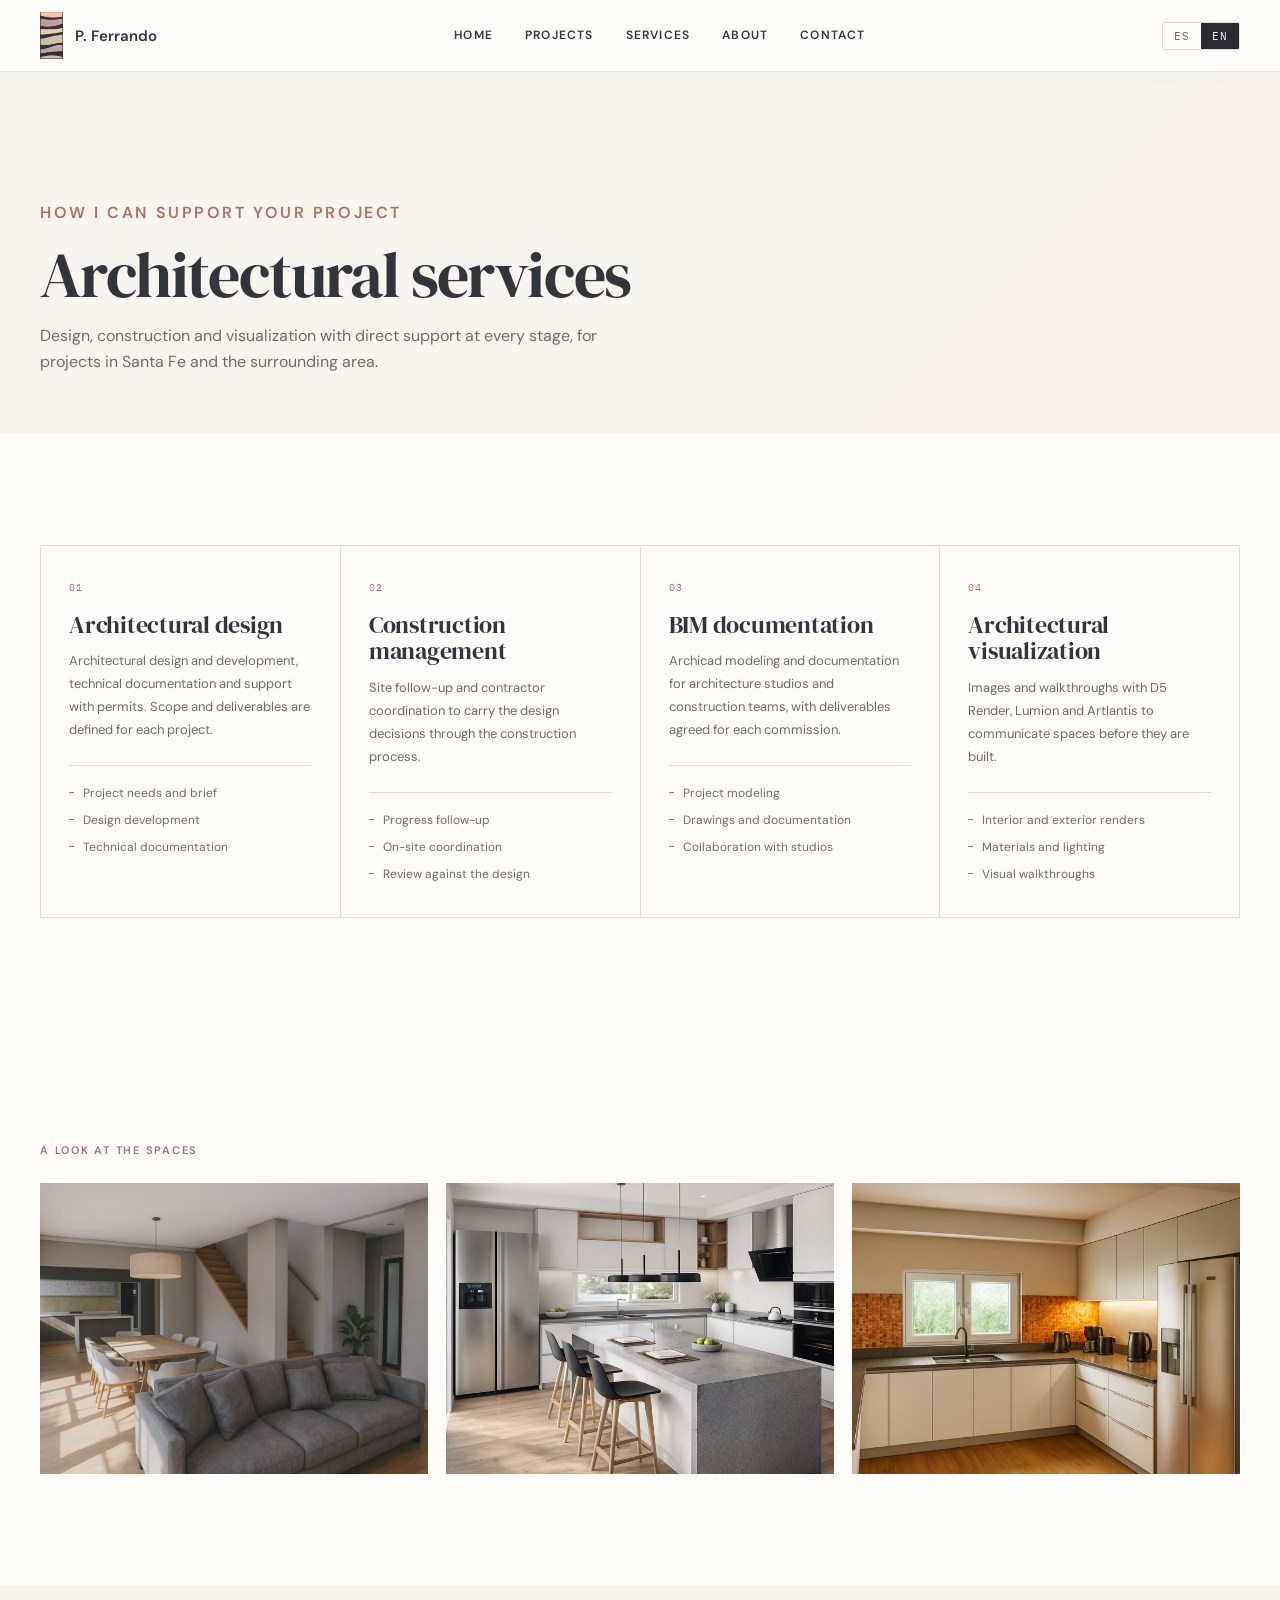
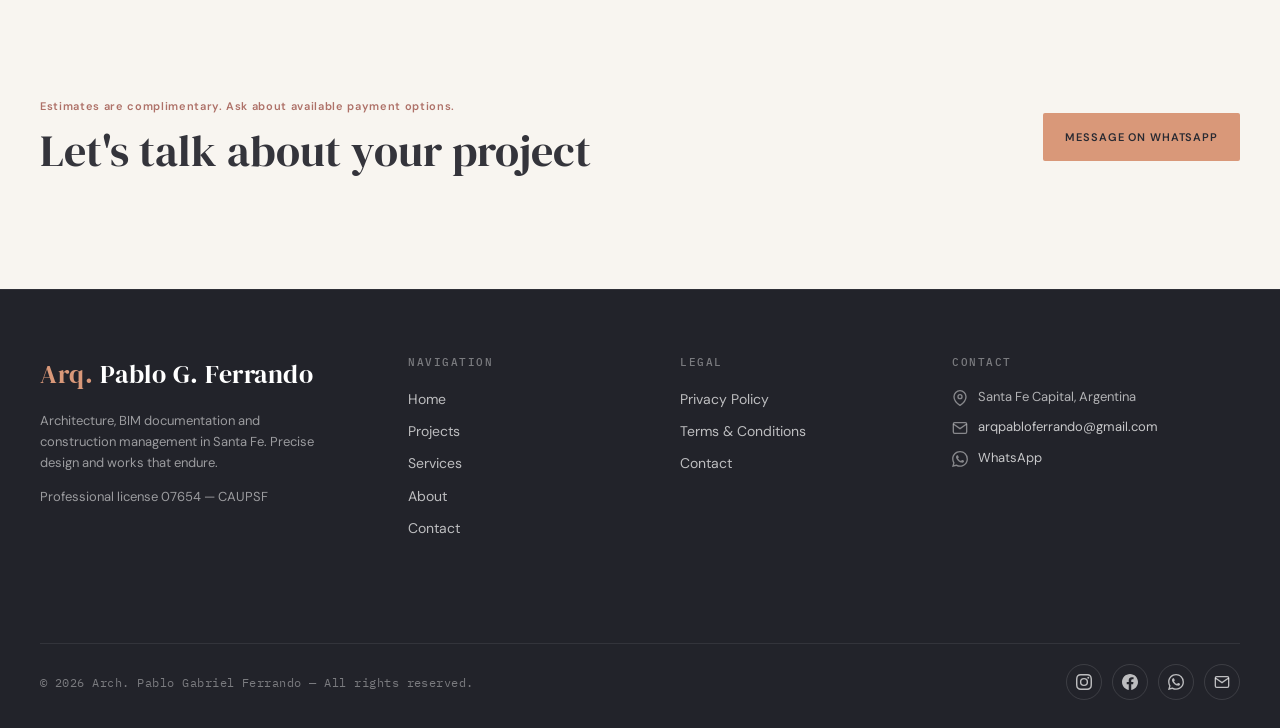
<file: pages/services.html>
<!DOCTYPE html>
<html lang="es">
<head>
  <meta charset="UTF-8">
  <meta name="viewport" content="width=device-width, initial-scale=1.0">
  <title>Servicios | Arq. Pablo Gabriel Ferrando — BIM, Proyecto, Dirección de Obra</title>
  <meta name="description" content="Proyecto arquitectónico, dirección de obra, servicios BIM para terceros y visualización fotorrealista. Santa Fe.">
  <link rel="stylesheet" href="../css/styles.css">
  <link rel="stylesheet" href="../css/ferrando.css">
</head>
<body>
  <div id="page-loader">
    <div class="loader-inner">
      <div class="image-loader"><img src="../assets/images/Logo.jpg" alt="logo ARQ. Pablo G. Ferrando" height="50" width="30"></div>
      <div class="loader-logo">  Pablo Ferrando</div>
      <div class="loader-bar"><div class="loader-bar-inner"></div></div>
    </div>
  </div>
  <nav id="navbar" class="solid">
    <div class="nav-inner">
      <a href="../index.html" class="nav-logo nav-logo-simple"> <img src="../assets/images/Logo.jpg" alt="logo ARQ. Pablo G. Ferrando" height="50" width="30">P. Ferrando</a>
      <div class="nav-links">
        <a href="../index.html" class="nav-link" data-i18n="nav.home">Inicio</a>
        <a href="projects.html" class="nav-link" data-i18n="nav.projects">Proyectos</a>
        <a href="services.html" class="nav-link" data-i18n="nav.services">Servicios</a>
        <a href="about.html" class="nav-link" data-i18n="nav.about">El Estudio</a>
        <a href="contact.html" class="nav-link" data-i18n="nav.contact">Contacto</a>
      </div>
      <div class="nav-right">
        <div class="lang-switch" role="group" aria-label="Language">
          <button type="button" data-set-lang="es" class="active">ES</button>
          <button type="button" data-set-lang="en">EN</button>
        </div>
        <button type="button" class="nav-hamburger" id="hamburger" aria-label="Menu"><span></span><span></span><span></span></button>
      </div>
    </div>
  </nav>
  <div id="mobile-menu">
    <a href="../index.html" class="mobile-link" data-i18n="nav.home">Inicio</a>
    <a href="projects.html" class="mobile-link" data-i18n="nav.projects">Proyectos</a>
    <a href="services.html" class="mobile-link" data-i18n="nav.services">Servicios</a>
    <a href="about.html" class="mobile-link" data-i18n="nav.about">El Estudio</a>
    <a href="contact.html" class="mobile-link" data-i18n="nav.contact">Contacto</a>
  </div>
  <section class="page-hero services-page-hero">
    <div class="container">
      <p class="editorial-eyebrow" data-i18n="services_page.eyebrow">Cómo puedo acompañarte</p>
      <h1 data-i18n="services_page.title">Servicios de arquitectura</h1>
      <p data-i18n="services_page.lead">Diseño, obra y visualización con atención directa en cada etapa, para proyectos en Santa Fe y alrededores.</p>
    </div>
  </section>
  <section class="section services-offerings">
    <div class="container">
      <div class="services-grid" id="services-grid"></div>
    </div>
  </section>
  <section class="section services-gallery">
    <div class="container">
      <div class="section-heading">
        <p class="editorial-eyebrow" data-i18n="services_page.gallery">Una mirada a los espacios</p>
      </div>
      <div class="services-image-grid">
        <figure>
          <img src="../assets/images/carrusel-DRQKzYHgQ1fR3tcL7d4vFLrdoQrIxNX_GgC_PA0-02.jpg" data-i18n-alt="living" alt="Living y comedor integrados en una vivienda contemporánea" loading="lazy" width="1024" height="682">
        </figure>
        <figure>
          <img src="../assets/images/carrusel-DR8ChGjAVIeHvAgFomQOfjPYeRJ23H3THNxcVQ0-02.jpg" data-i18n-alt="kitchen" alt="Cocina contemporánea con isla central" loading="lazy" width="1024" height="682">
        </figure>
        <figure>
          <img src="../assets/images/carrusel-DRiG-3_gYC2otBUylb3lvI8yiROKWiNY1PQ5CU0-02.jpg" data-i18n-alt="interior" alt="Cocina con mobiliario claro y luz natural" loading="lazy" width="860" height="548">
        </figure>
      </div>
    </div>
  </section>
  <section class="section services-cta">
    <div class="container services-cta-inner">
      <div>
        <p class="editorial-eyebrow" data-i18n="services_page.offer">Presupuesto sin cargo. Consultá por las alternativas de financiación disponibles.</p>
        <h2 data-i18n="contact.title">Hablemos de tu proyecto</h2>
      </div>
      <a href="https://wa.me/543424866544" class="btn btn--primary" target="_blank" rel="noopener noreferrer" data-i18n="contact.whatsapp_label">Escribir por WhatsApp</a>
    </div>
  </section>
    <footer class="footer">
    <div class="footer-inner">
      <div class="footer-grid">
        <div>
          <div class="footer-brand-name"><em>Arq.</em> Pablo G. Ferrando</div>
          <p class="footer-brand-desc" data-i18n="footer.brand_desc">Arquitectura, documentación BIM y dirección de obra en Santa Fe. Diseño preciso y obras que permanecen.</p>
          <p class="footer-brand-desc footer-credential" data-i18n="footer.matricula">Matrícula profesional 07654 — CAUPSF</p>
        </div>
        <div>
          <p class="footer-col-title" data-i18n="footer.nav_title">Navegación</p>
          <ul class="footer-links">
            <li><a href="../index.html" data-i18n="nav.home">Inicio</a></li>
            <li><a href="projects.html" data-i18n="nav.projects">Proyectos</a></li>
            <li><a href="services.html" data-i18n="nav.services">Servicios</a></li>
            <li><a href="about.html" data-i18n="nav.about">El Estudio</a></li>
            <li><a href="contact.html" data-i18n="nav.contact">Contacto</a></li>
          </ul>
        </div>
        <div>
          <p class="footer-col-title" data-i18n="footer.legal_title">Legal</p>
          <ul class="footer-links">
            <li><a href="privacy.html" data-i18n="footer.privacy">Política de privacidad</a></li>
            <li><a href="terms.html" data-i18n="footer.terms">Términos y condiciones</a></li>
            <li><a href="contact.html" data-i18n="nav.contact">Contacto</a></li>
          </ul>
        </div>
        <div>
          <p class="footer-col-title" data-i18n="footer.contact_title">Contacto</p>
          <div class="footer-contact-item"><svg viewBox="0 0 24 24" fill="none" stroke="currentColor" stroke-width="2" aria-hidden="true"><path d="M21 10c0 7-9 13-9 13s-9-6-9-13a9 9 0 0 1 18 0z"/><circle cx="12" cy="10" r="3"/></svg><span data-i18n="footer.location">Santa Fe Capital, Argentina</span></div>
          <div class="footer-contact-item"><svg viewBox="0 0 24 24" fill="none" stroke="currentColor" stroke-width="2" aria-hidden="true"><path d="M4 4h16c1.1 0 2 .9 2 2v12c0 1.1-.9 2-2 2H4c-1.1 0-2-.9-2-2V6c0-1.1.9-2 2-2z"/><polyline points="22,6 12,13 2,6"/></svg><a href="mailto:arqpabloferrando@gmail.com">arqpabloferrando@gmail.com</a></div>
          <div class="footer-contact-item"><svg viewBox="0 0 24 24" fill="currentColor" aria-hidden="true"><path d="M17.472 14.382c-.297-.149-1.758-.867-2.03-.967-.273-.099-.471-.148-.67.15-.197.297-.767.966-.94 1.164-.173.199-.347.223-.644.075-.297-.15-1.255-.463-2.39-1.475-.883-.788-1.48-1.761-1.653-2.059-.173-.297-.018-.458.13-.606.134-.133.298-.347.446-.52.149-.174.198-.298.298-.497.099-.198.05-.371-.025-.52-.075-.149-.669-1.612-.916-2.207-.242-.579-.487-.5-.669-.51-.173-.008-.371-.01-.57-.01-.198 0-.52.074-.792.372-.272.297-1.04 1.016-1.04 2.479 0 1.462 1.065 2.875 1.213 3.074.149.198 2.096 3.2 5.077 4.487.709.306 1.262.489 1.694.625.712.227 1.36.195 1.871.118.571-.085 1.758-.719 2.006-1.413.248-.694.248-1.289.173-1.413-.074-.124-.272-.198-.57-.347m-5.421 7.403h-.004a9.87 9.87 0 01-5.031-1.378l-.361-.214-3.741.982.998-3.648-.235-.374a9.86 9.86 0 01-1.51-5.26c.001-5.45 4.436-9.884 9.888-9.884 2.64 0 5.122 1.03 6.988 2.898a9.825 9.825 0 012.893 6.994c-.003 5.45-4.435 9.884-9.885 9.884m8.413-18.297A11.815 11.815 0 0012.05 0C5.495 0 .16 5.335.157 11.892c0 2.096.547 4.142 1.588 5.945L.057 24l6.305-1.654a11.882 11.882 0 005.683 1.448h.005c6.554 0 11.89-5.335 11.893-11.893a11.821 11.821 0 00-3.48-8.413z"/></svg><a href="https://wa.me/543424866544" target="_blank" rel="noopener noreferrer">WhatsApp</a></div>
        </div>
      </div>
      <div class="footer-bar">
        <p class="footer-copy" data-i18n="footer.rights">© 2026 Arq. Pablo Gabriel Ferrando — Todos los derechos reservados.</p>
        <div class="footer-socials">
          <a href="https://www.instagram.com/arqpablo.ferrando/" target="_blank" rel="noopener noreferrer" aria-label="Instagram"><svg viewBox="0 0 24 24" fill="currentColor" aria-hidden="true"><path d="M12 2.163c3.204 0 3.584.012 4.85.07 3.252.148 4.771 1.691 4.919 4.919.058 1.265.069 1.645.069 4.849 0 3.205-.012 3.584-.069 4.849-.149 3.225-1.664 4.771-4.919 4.919-1.266.058-1.644.07-4.85.07-3.204 0-3.584-.012-4.849-.07-3.26-.149-4.771-1.699-4.919-4.92-.058-1.265-.07-1.644-.07-4.849 0-3.204.013-3.583.07-4.849.149-3.227 1.664-4.771 4.919-4.919 1.266-.057 1.645-.069 4.849-.069zM12 0C8.741 0 8.333.014 7.053.072 2.695.272.273 2.69.073 7.052.014 8.333 0 8.741 0 12c0 3.259.014 3.668.072 4.948.2 4.358 2.618 6.78 6.98 6.98C8.333 23.986 8.741 24 12 24c3.259 0 3.668-.014 4.948-.072 4.354-.2 6.782-2.618 6.979-6.98.059-1.28.073-1.689.073-4.948 0-3.259-.014-3.667-.072-4.947-.196-4.354-2.617-6.78-6.979-6.98C15.668.014 15.259 0 12 0zm0 5.838a6.162 6.162 0 100 12.324 6.162 6.162 0 000-12.324zM12 16a4 4 0 110-8 4 4 0 010 8zm6.406-11.845a1.44 1.44 0 100 2.881 1.44 1.44 0 000-2.881z"/></svg></a>
          <a href="https://www.facebook.com/profile.php?id=61558146892451" target="_blank" rel="noopener noreferrer" aria-label="Facebook"><svg viewBox="0 0 24 24" fill="currentColor" aria-hidden="true"><path d="M24 12.073c0-6.627-5.373-12-12-12s-12 5.373-12 12c0 5.99 4.388 10.954 10.125 11.854v-8.385H7.078v-3.47h3.047V9.43c0-3.007 1.792-4.669 4.533-4.669 1.312 0 2.686.235 2.686.235v2.953H15.83c-1.491 0-1.956.925-1.956 1.874v2.25h3.328l-.532 3.47h-2.796v8.385C19.612 23.027 24 18.062 24 12.073z"/></svg></a>
          <a href="https://wa.me/543424866544" target="_blank" rel="noopener noreferrer" aria-label="WhatsApp"><svg viewBox="0 0 24 24" fill="currentColor" aria-hidden="true"><path d="M17.472 14.382c-.297-.149-1.758-.867-2.03-.967-.273-.099-.471-.148-.67.15-.197.297-.767.966-.94 1.164-.173.199-.347.223-.644.075-.297-.15-1.255-.463-2.39-1.475-.883-.788-1.48-1.761-1.653-2.059-.173-.297-.018-.458.13-.606.134-.133.298-.347.446-.52.149-.174.198-.298.298-.497.099-.198.05-.371-.025-.52-.075-.149-.669-1.612-.916-2.207-.242-.579-.487-.5-.669-.51-.173-.008-.371-.01-.57-.01-.198 0-.52.074-.792.372-.272.297-1.04 1.016-1.04 2.479 0 1.462 1.065 2.875 1.213 3.074.149.198 2.096 3.2 5.077 4.487.709.306 1.262.489 1.694.625.712.227 1.36.195 1.871.118.571-.085 1.758-.719 2.006-1.413.248-.694.248-1.289.173-1.413-.074-.124-.272-.198-.57-.347m-5.421 7.403h-.004a9.87 9.87 0 01-5.031-1.378l-.361-.214-3.741.982.998-3.648-.235-.374a9.86 9.86 0 01-1.51-5.26c.001-5.45 4.436-9.884 9.888-9.884 2.64 0 5.122 1.03 6.988 2.898a9.825 9.825 0 012.893 6.994c-.003 5.45-4.435 9.884-9.885 9.884m8.413-18.297A11.815 11.815 0 0012.05 0C5.495 0 .16 5.335.157 11.892c0 2.096.547 4.142 1.588 5.945L.057 24l6.305-1.654a11.882 11.882 0 005.683 1.448h.005c6.554 0 11.89-5.335 11.893-11.893a11.821 11.821 0 00-3.48-8.413z"/></svg></a>
          <a href="mailto:arqpabloferrando@gmail.com" aria-label="Email"><svg viewBox="0 0 24 24" fill="none" stroke="currentColor" stroke-width="2" aria-hidden="true"><path d="M4 4h16c1.1 0 2 .9 2 2v12c0 1.1-.9 2-2 2H4c-1.1 0-2-.9-2-2V6c0-1.1.9-2 2-2z"/><polyline points="22,6 12,13 2,6"/></svg></a>
        </div>
      </div>
    </div>
  </footer>
  <script src="../js/i18n.js"></script>
  <script src="../js/main.js"></script>
  <script>
    function renderServices() {
      const t = window.I18N.t;
      const c = window.I18N.getContent();
      const sg = document.getElementById('services-grid');
      if (!sg || !c || !c.services) return;
      sg.innerHTML = c.services.map(s => `
        <div class="service-card" data-reveal>
          <div class="service-num">${s.number}</div>
          <h3 class="service-title">${t(s.title)}</h3>
          <p class="service-desc">${t(s.desc)}</p>
          <ul class="service-scope">${t(s.scope).map(item => `<li>${item}</li>`).join('')}</ul>
        </div>
      `).join('');
      document.querySelectorAll('.services-image-grid [data-i18n-alt]').forEach(image => {
        const key = image.getAttribute('data-i18n-alt');
        const alt = c.services_page && c.services_page.gallery_alt && c.services_page.gallery_alt[key];
        if (alt) image.alt = t(alt);
      });
      window.I18N.applyTranslations();
    }
    document.addEventListener('DOMContentLoaded', () => {
      const check = setInterval(() => {
        if (window.I18N && window.I18N.getContent()) {
          clearInterval(check);
          renderServices();
        }
      }, 40);
    });
    document.addEventListener('langchange', renderServices);
  </script>
</body>
</html>
</file>
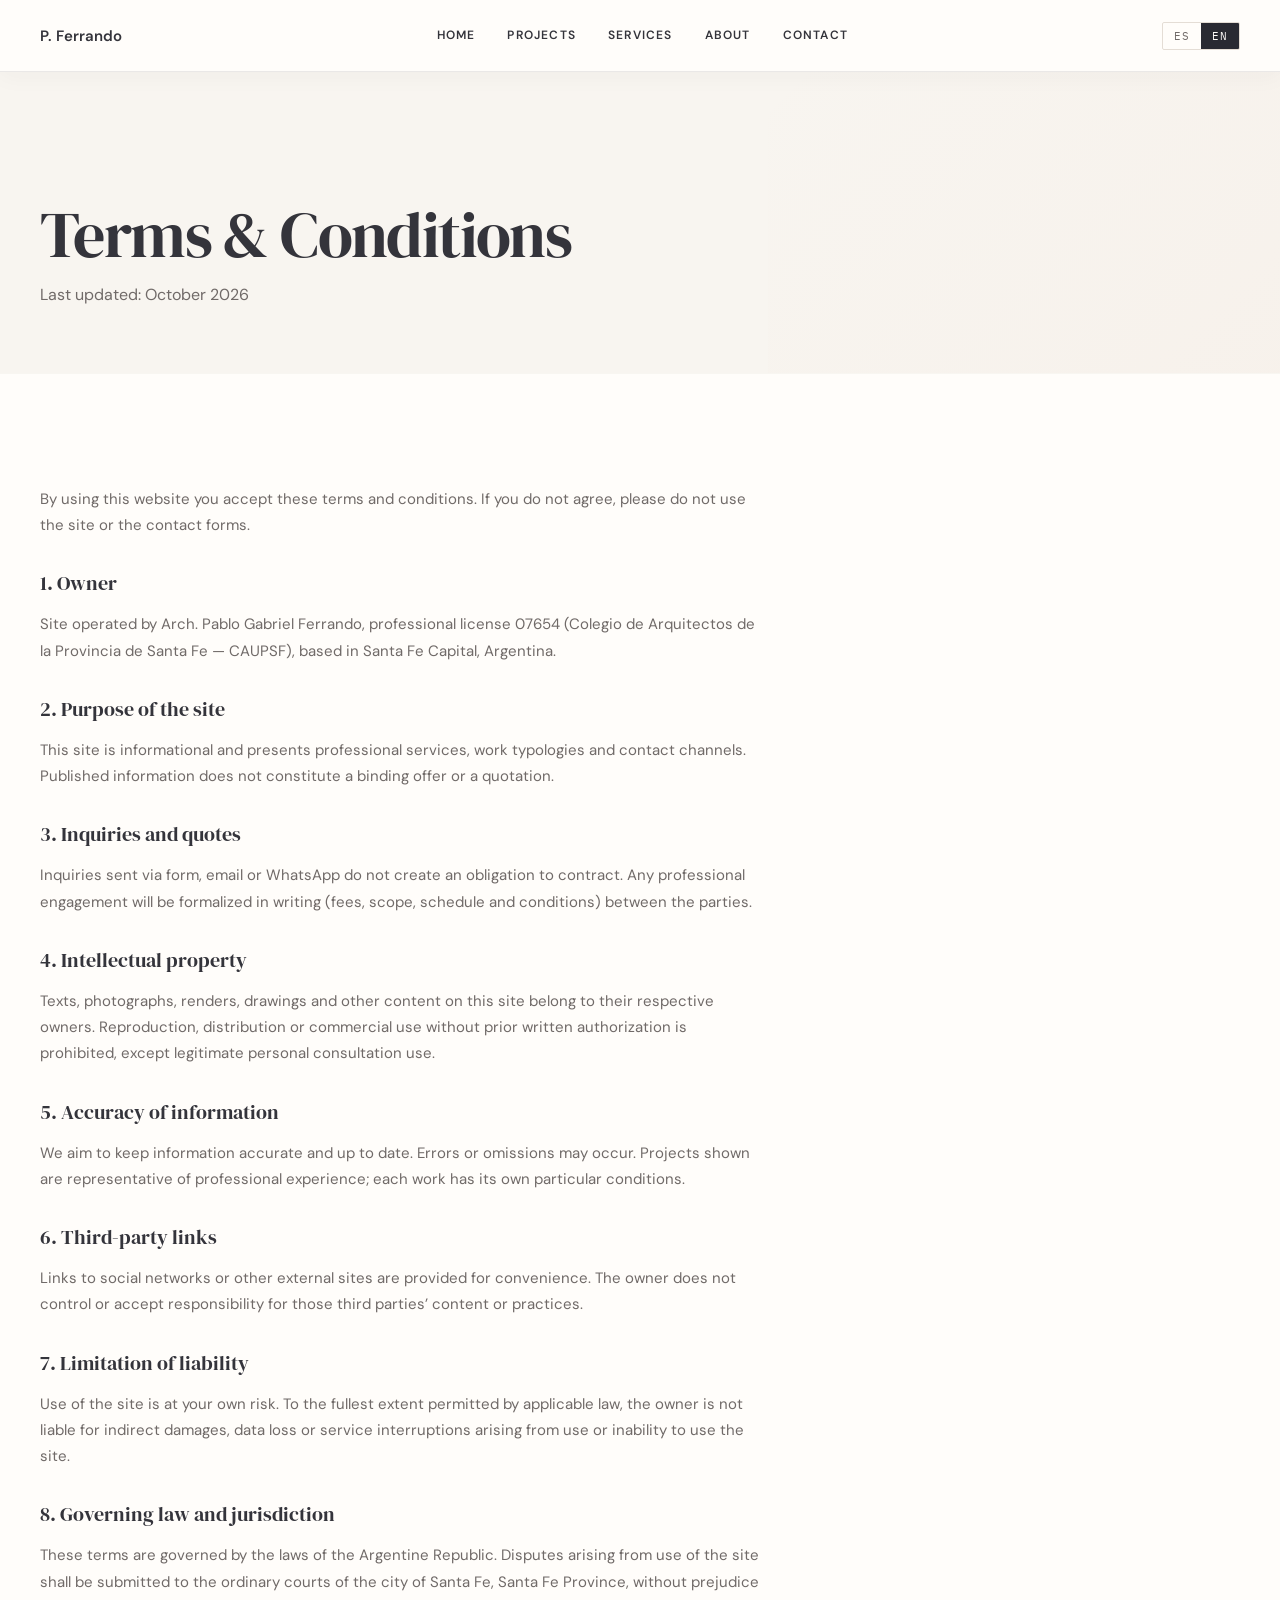
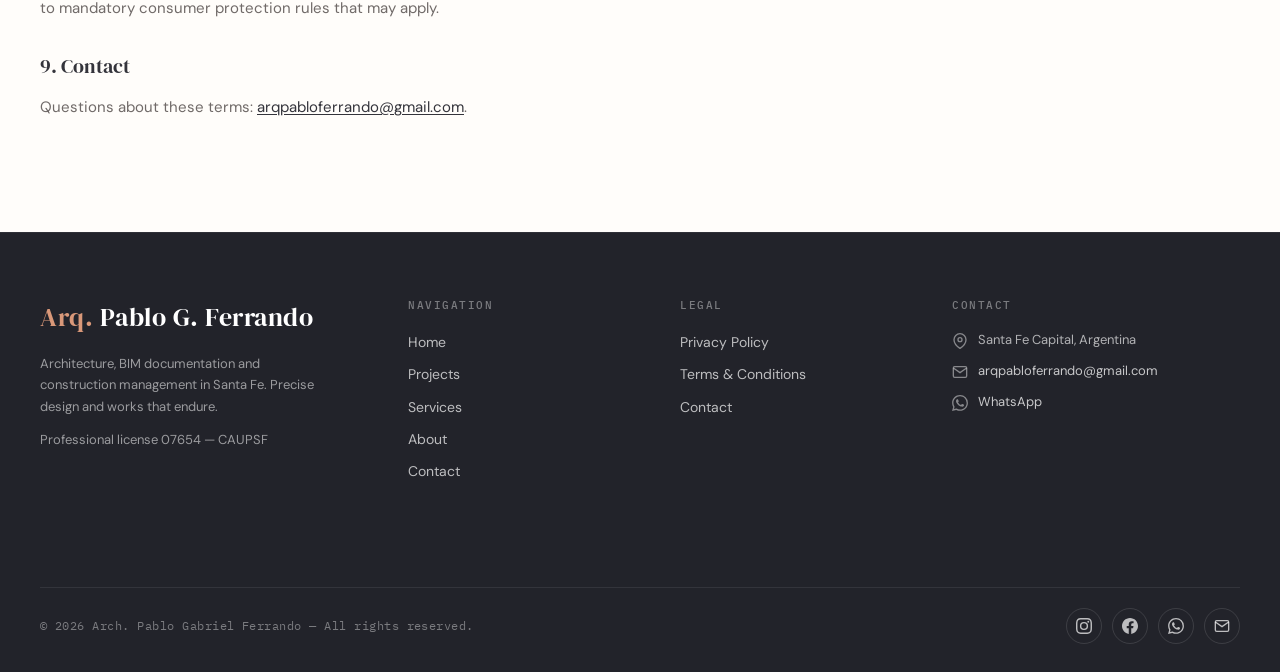
<file: pages/terms.html>
<!DOCTYPE html>
<html lang="es">
<head>
  <meta charset="UTF-8">
  <meta name="viewport" content="width=device-width, initial-scale=1.0">
  <title>Términos y condiciones | Arq. Pablo Gabriel Ferrando</title>
  <meta name="description" content="Términos y condiciones — Arq. Pablo Gabriel Ferrando, Santa Fe.">
  <meta name="robots" content="index, follow">
  <link rel="stylesheet" href="../css/styles.css">
  <link rel="stylesheet" href="../css/ferrando.css">
</head>
<body>
  <div id="page-loader"><div class="loader-inner"><div class="loader-logo">Pablo Ferrando</div><div class="loader-bar"><div class="loader-bar-inner"></div></div></div></div>
  <nav id="navbar" class="solid">
    <div class="nav-inner">
      <a href="../index.html" class="nav-logo nav-logo-simple">P. Ferrando</a>
      <div class="nav-links">
        <a href="../index.html" class="nav-link" data-i18n="nav.home">Inicio</a>
        <a href="projects.html" class="nav-link" data-i18n="nav.projects">Proyectos</a>
        <a href="services.html" class="nav-link" data-i18n="nav.services">Servicios</a>
        <a href="about.html" class="nav-link" data-i18n="nav.about">El Estudio</a>
        <a href="contact.html" class="nav-link" data-i18n="nav.contact">Contacto</a>
      </div>
      <div class="nav-right">
        <div class="lang-switch" role="group" aria-label="Language">
          <button type="button" data-set-lang="es" class="active">ES</button>
          <button type="button" data-set-lang="en">EN</button>
        </div>
        <button type="button" class="nav-hamburger" id="hamburger" aria-label="Menu"><span></span><span></span><span></span></button>
      </div>
    </div>
  </nav>
  <div id="mobile-menu">
    <a href="../index.html" class="mobile-link" data-i18n="nav.home">Inicio</a>
    <a href="projects.html" class="mobile-link" data-i18n="nav.projects">Proyectos</a>
    <a href="services.html" class="mobile-link" data-i18n="nav.services">Servicios</a>
    <a href="about.html" class="mobile-link" data-i18n="nav.about">El Estudio</a>
    <a href="contact.html" class="mobile-link" data-i18n="nav.contact">Contacto</a>
  </div>
  <section class="page-hero">
    <div class="container">
      <h1 data-i18n="legal.terms_title">Términos y condiciones</h1>
      <p class="legal-updated" data-i18n="legal.updated">Última actualización: octubre 2026</p>
    </div>
  </section>
  <section class="section legal-content">
    <div class="container">
      <div class="legal-body" data-lang-block="es">
<p>Al utilizar este sitio web usted acepta los presentes términos y condiciones. Si no está de acuerdo, le pedimos que no utilice el sitio ni los formularios de contacto.</p>

<h2>1. Titular</h2>
<p>Sitio administrado por el Arq. Pablo Gabriel Ferrando, matrícula profesional 07654 (Colegio de Arquitectos de la Provincia de Santa Fe — CAUPSF), con actividad en Santa Fe Capital, Argentina.</p>

<h2>2. Objeto del sitio</h2>
<p>Este sitio tiene carácter informativo y de presentación profesional. Muestra servicios, tipologías de obra y medios de contacto. La información publicada no constituye una oferta vinculante ni un presupuesto.</p>

<h2>3. Consultas y presupuestos</h2>
<p>Las consultas enviadas por formulario, email o WhatsApp no generan obligación de contratar. Cualquier encargo profesional se formalizará por escrito (honorarios, alcance, plazos y condiciones) entre las partes.</p>

<h2>4. Propiedad intelectual</h2>
<p>Textos, fotografías, renders, planos y demás contenidos de este sitio pertenecen a sus respectivos titulares. Queda prohibida la reproducción, distribución o uso comercial sin autorización previa por escrito, salvo el uso personal legítimo de consulta.</p>

<h2>5. Exactitud de la información</h2>
<p>Se procura mantener la información actualizada y veraz. No se garantiza que no existan errores u omisiones. Los proyectos mostrados son representativos de la experiencia profesional; cada obra tiene condiciones particulares.</p>

<h2>6. Enlaces de terceros</h2>
<p>Los enlaces a redes sociales u otros sitios externos se ofrecen para facilitar el contacto. El titular no controla ni responde por el contenido o las prácticas de esos terceros.</p>

<h2>7. Limitación de responsabilidad</h2>
<p>El uso del sitio es bajo su propio riesgo. En la máxima medida permitida por la ley aplicable, el titular no responde por daños indirectos, pérdida de datos o interrupciones del servicio derivadas del uso o la imposibilidad de uso del sitio.</p>

<h2>8. Legislación y jurisdicción</h2>
<p>Estos términos se interpretan conforme a las leyes de la República Argentina. Para controversias derivadas del uso del sitio, serán competentes los tribunales ordinarios de la ciudad de Santa Fe, Provincia de Santa Fe, sin perjuicio de normas de orden público que pudieran resultar aplicables al consumidor.</p>

<h2>9. Contacto</h2>
<p>Consultas sobre estos términos: <a href="mailto:arqpabloferrando@gmail.com">arqpabloferrando@gmail.com</a>.</p>
</div>
      <div class="legal-body" data-lang-block="en">
<p>By using this website you accept these terms and conditions. If you do not agree, please do not use the site or the contact forms.</p>

<h2>1. Owner</h2>
<p>Site operated by Arch. Pablo Gabriel Ferrando, professional license 07654 (Colegio de Arquitectos de la Provincia de Santa Fe — CAUPSF), based in Santa Fe Capital, Argentina.</p>

<h2>2. Purpose of the site</h2>
<p>This site is informational and presents professional services, work typologies and contact channels. Published information does not constitute a binding offer or a quotation.</p>

<h2>3. Inquiries and quotes</h2>
<p>Inquiries sent via form, email or WhatsApp do not create an obligation to contract. Any professional engagement will be formalized in writing (fees, scope, schedule and conditions) between the parties.</p>

<h2>4. Intellectual property</h2>
<p>Texts, photographs, renders, drawings and other content on this site belong to their respective owners. Reproduction, distribution or commercial use without prior written authorization is prohibited, except legitimate personal consultation use.</p>

<h2>5. Accuracy of information</h2>
<p>We aim to keep information accurate and up to date. Errors or omissions may occur. Projects shown are representative of professional experience; each work has its own particular conditions.</p>

<h2>6. Third-party links</h2>
<p>Links to social networks or other external sites are provided for convenience. The owner does not control or accept responsibility for those third parties’ content or practices.</p>

<h2>7. Limitation of liability</h2>
<p>Use of the site is at your own risk. To the fullest extent permitted by applicable law, the owner is not liable for indirect damages, data loss or service interruptions arising from use or inability to use the site.</p>

<h2>8. Governing law and jurisdiction</h2>
<p>These terms are governed by the laws of the Argentine Republic. Disputes arising from use of the site shall be submitted to the ordinary courts of the city of Santa Fe, Santa Fe Province, without prejudice to mandatory consumer protection rules that may apply.</p>

<h2>9. Contact</h2>
<p>Questions about these terms: <a href="mailto:arqpabloferrando@gmail.com">arqpabloferrando@gmail.com</a>.</p>
</div>
    </div>
  </section>
<footer class="footer">
    <div class="footer-inner">
      <div class="footer-grid">
        <div>
          <div class="footer-brand-name"><em>Arq.</em> Pablo G. Ferrando</div>
          <p class="footer-brand-desc" data-i18n="footer.brand_desc">Arquitectura, documentación BIM y dirección de obra en Santa Fe. Diseño preciso y obras que permanecen.</p>
          <p class="footer-brand-desc footer-credential" data-i18n="footer.matricula">Matrícula profesional 07654 — CAUPSF</p>
        </div>
        <div>
          <p class="footer-col-title" data-i18n="footer.nav_title">Navegación</p>
          <ul class="footer-links">
            <li><a href="../index.html" data-i18n="nav.home">Inicio</a></li>
            <li><a href="projects.html" data-i18n="nav.projects">Proyectos</a></li>
            <li><a href="services.html" data-i18n="nav.services">Servicios</a></li>
            <li><a href="about.html" data-i18n="nav.about">El Estudio</a></li>
            <li><a href="contact.html" data-i18n="nav.contact">Contacto</a></li>
          </ul>
        </div>
        <div>
          <p class="footer-col-title" data-i18n="footer.legal_title">Legal</p>
          <ul class="footer-links">
            <li><a href="privacy.html" data-i18n="footer.privacy">Política de privacidad</a></li>
            <li><a href="terms.html" data-i18n="footer.terms">Términos y condiciones</a></li>
            <li><a href="contact.html" data-i18n="nav.contact">Contacto</a></li>
          </ul>
        </div>
        <div>
          <p class="footer-col-title" data-i18n="footer.contact_title">Contacto</p>
          <div class="footer-contact-item"><svg viewBox="0 0 24 24" fill="none" stroke="currentColor" stroke-width="2" aria-hidden="true"><path d="M21 10c0 7-9 13-9 13s-9-6-9-13a9 9 0 0 1 18 0z"/><circle cx="12" cy="10" r="3"/></svg><span data-i18n="footer.location">Santa Fe Capital, Argentina</span></div>
          <div class="footer-contact-item"><svg viewBox="0 0 24 24" fill="none" stroke="currentColor" stroke-width="2" aria-hidden="true"><path d="M4 4h16c1.1 0 2 .9 2 2v12c0 1.1-.9 2-2 2H4c-1.1 0-2-.9-2-2V6c0-1.1.9-2 2-2z"/><polyline points="22,6 12,13 2,6"/></svg><a href="mailto:arqpabloferrando@gmail.com">arqpabloferrando@gmail.com</a></div>
          <div class="footer-contact-item"><svg viewBox="0 0 24 24" fill="currentColor" aria-hidden="true"><path d="M17.472 14.382c-.297-.149-1.758-.867-2.03-.967-.273-.099-.471-.148-.67.15-.197.297-.767.966-.94 1.164-.173.199-.347.223-.644.075-.297-.15-1.255-.463-2.39-1.475-.883-.788-1.48-1.761-1.653-2.059-.173-.297-.018-.458.13-.606.134-.133.298-.347.446-.52.149-.174.198-.298.298-.497.099-.198.05-.371-.025-.52-.075-.149-.669-1.612-.916-2.207-.242-.579-.487-.5-.669-.51-.173-.008-.371-.01-.57-.01-.198 0-.52.074-.792.372-.272.297-1.04 1.016-1.04 2.479 0 1.462 1.065 2.875 1.213 3.074.149.198 2.096 3.2 5.077 4.487.709.306 1.262.489 1.694.625.712.227 1.36.195 1.871.118.571-.085 1.758-.719 2.006-1.413.248-.694.248-1.289.173-1.413-.074-.124-.272-.198-.57-.347m-5.421 7.403h-.004a9.87 9.87 0 01-5.031-1.378l-.361-.214-3.741.982.998-3.648-.235-.374a9.86 9.86 0 01-1.51-5.26c.001-5.45 4.436-9.884 9.888-9.884 2.64 0 5.122 1.03 6.988 2.898a9.825 9.825 0 012.893 6.994c-.003 5.45-4.435 9.884-9.885 9.884m8.413-18.297A11.815 11.815 0 0012.05 0C5.495 0 .16 5.335.157 11.892c0 2.096.547 4.142 1.588 5.945L.057 24l6.305-1.654a11.882 11.882 0 005.683 1.448h.005c6.554 0 11.89-5.335 11.893-11.893a11.821 11.821 0 00-3.48-8.413z"/></svg><a href="https://wa.me/543424866544" target="_blank" rel="noopener noreferrer">WhatsApp</a></div>
        </div>
      </div>
      <div class="footer-bar">
        <p class="footer-copy" data-i18n="footer.rights">© 2026 Arq. Pablo Gabriel Ferrando — Todos los derechos reservados.</p>
        <div class="footer-socials">
          <a href="https://www.instagram.com/arqpablo.ferrando/" target="_blank" rel="noopener noreferrer" aria-label="Instagram"><svg viewBox="0 0 24 24" fill="currentColor" aria-hidden="true"><path d="M12 2.163c3.204 0 3.584.012 4.85.07 3.252.148 4.771 1.691 4.919 4.919.058 1.265.069 1.645.069 4.849 0 3.205-.012 3.584-.069 4.849-.149 3.225-1.664 4.771-4.919 4.919-1.266.058-1.644.07-4.85.07-3.204 0-3.584-.012-4.849-.07-3.26-.149-4.771-1.699-4.919-4.92-.058-1.265-.07-1.644-.07-4.849 0-3.204.013-3.583.07-4.849.149-3.227 1.664-4.771 4.919-4.919 1.266-.057 1.645-.069 4.849-.069zM12 0C8.741 0 8.333.014 7.053.072 2.695.272.273 2.69.073 7.052.014 8.333 0 8.741 0 12c0 3.259.014 3.668.072 4.948.2 4.358 2.618 6.78 6.98 6.98C8.333 23.986 8.741 24 12 24c3.259 0 3.668-.014 4.948-.072 4.354-.2 6.782-2.618 6.979-6.98.059-1.28.073-1.689.073-4.948 0-3.259-.014-3.667-.072-4.947-.196-4.354-2.617-6.78-6.979-6.98C15.668.014 15.259 0 12 0zm0 5.838a6.162 6.162 0 100 12.324 6.162 6.162 0 000-12.324zM12 16a4 4 0 110-8 4 4 0 010 8zm6.406-11.845a1.44 1.44 0 100 2.881 1.44 1.44 0 000-2.881z"/></svg></a>
          <a href="https://www.facebook.com/profile.php?id=61558146892451" target="_blank" rel="noopener noreferrer" aria-label="Facebook"><svg viewBox="0 0 24 24" fill="currentColor" aria-hidden="true"><path d="M24 12.073c0-6.627-5.373-12-12-12s-12 5.373-12 12c0 5.99 4.388 10.954 10.125 11.854v-8.385H7.078v-3.47h3.047V9.43c0-3.007 1.792-4.669 4.533-4.669 1.312 0 2.686.235 2.686.235v2.953H15.83c-1.491 0-1.956.925-1.956 1.874v2.25h3.328l-.532 3.47h-2.796v8.385C19.612 23.027 24 18.062 24 12.073z"/></svg></a>
          <a href="https://wa.me/543424866544" target="_blank" rel="noopener noreferrer" aria-label="WhatsApp"><svg viewBox="0 0 24 24" fill="currentColor" aria-hidden="true"><path d="M17.472 14.382c-.297-.149-1.758-.867-2.03-.967-.273-.099-.471-.148-.67.15-.197.297-.767.966-.94 1.164-.173.199-.347.223-.644.075-.297-.15-1.255-.463-2.39-1.475-.883-.788-1.48-1.761-1.653-2.059-.173-.297-.018-.458.13-.606.134-.133.298-.347.446-.52.149-.174.198-.298.298-.497.099-.198.05-.371-.025-.52-.075-.149-.669-1.612-.916-2.207-.242-.579-.487-.5-.669-.51-.173-.008-.371-.01-.57-.01-.198 0-.52.074-.792.372-.272.297-1.04 1.016-1.04 2.479 0 1.462 1.065 2.875 1.213 3.074.149.198 2.096 3.2 5.077 4.487.709.306 1.262.489 1.694.625.712.227 1.36.195 1.871.118.571-.085 1.758-.719 2.006-1.413.248-.694.248-1.289.173-1.413-.074-.124-.272-.198-.57-.347m-5.421 7.403h-.004a9.87 9.87 0 01-5.031-1.378l-.361-.214-3.741.982.998-3.648-.235-.374a9.86 9.86 0 01-1.51-5.26c.001-5.45 4.436-9.884 9.888-9.884 2.64 0 5.122 1.03 6.988 2.898a9.825 9.825 0 012.893 6.994c-.003 5.45-4.435 9.884-9.885 9.884m8.413-18.297A11.815 11.815 0 0012.05 0C5.495 0 .16 5.335.157 11.892c0 2.096.547 4.142 1.588 5.945L.057 24l6.305-1.654a11.882 11.882 0 005.683 1.448h.005c6.554 0 11.89-5.335 11.893-11.893a11.821 11.821 0 00-3.48-8.413z"/></svg></a>
          <a href="mailto:arqpabloferrando@gmail.com" aria-label="Email"><svg viewBox="0 0 24 24" fill="none" stroke="currentColor" stroke-width="2" aria-hidden="true"><path d="M4 4h16c1.1 0 2 .9 2 2v12c0 1.1-.9 2-2 2H4c-1.1 0-2-.9-2-2V6c0-1.1.9-2 2-2z"/><polyline points="22,6 12,13 2,6"/></svg></a>
        </div>
      </div>
    </div>
  </footer>
  <script src="../js/i18n.js"></script>
  <script src="../js/main.js"></script>
</body>
</html>
</file>
<file: css/styles.css>
*,
*::before,
*::after {
  box-sizing: border-box;
  margin: 0;
  padding: 0;
}
html {
  scroll-behavior: smooth;
  font-size: 16px;
}
body {
  font-family: var(--font-body);
  background: var(--white);
  color: var(--grey-900);
  line-height: 1.6;
  overflow-x: hidden;
}
img {
  display: block;
  max-width: 100%;
}
a {
  text-decoration: none;
  color: inherit;
}
ul {
  list-style: none;
}
:root {
  --black: #292a32;
  --grey-900: #34343b;
  --grey-800: #4a484b;
  --grey-600: #706a68;
  --grey-400: #968d87;
  --grey-200: #e4ddd5;
  --grey-100: #f0eae4;
  --grey-50: #f8f5f0;
  --white: #fffdfa;
  --accent: #d99879;
  --accent-dk: #ae7168;
  --font-display: Georgia, serif;
  --font-body: Arial, sans-serif;
  --font-mono: "IBM Plex Mono", monospace;
  --nav-h: 72px;
  --section-pad: 96px;
  --max-w: 1320px;
  --radius: 2px;
  --transition: 0.25s ease;
  --shadow: 0 2px 24px rgba(0, 0, 0, 0.08);
  --shadow-lg: 0 8px 48px rgba(0, 0, 0, 0.14);
}
.container {
  max-width: var(--max-w);
  margin: 0 auto;
  padding: 0 40px;
}
.section {
  padding: var(--section-pad) 0;
}
.section--dark {
  background: var(--black);
  color: var(--white);
}
.section--grey {
  background: var(--grey-50);
}
.label {
  font-family: var(--font-mono);
  font-size: 11px;
  font-weight: 500;
  letter-spacing: 0.18em;
  text-transform: uppercase;
  color: var(--accent);
  display: inline-flex;
  align-items: center;
  gap: 10px;
  margin-bottom: 16px;
}
.label::before {
  content: "";
  display: block;
  width: 24px;
  height: 1px;
  background: var(--accent);
}
.section-title {
  font-family: var(--font-display);
  font-size: clamp(36px, 4vw, 54px);
  font-weight: 700;
  letter-spacing: -0.01em;
  line-height: 1.05;
  color: var(--grey-900);
}
.section--dark .section-title {
  color: var(--white);
}
.section-header {
  margin-bottom: 56px;
}
.section-header--split {
  display: flex;
  align-items: flex-end;
  justify-content: space-between;
  gap: 40px;
}
.btn {
  display: inline-flex;
  align-items: center;
  gap: 10px;
  padding: 14px 28px;
  font-family: var(--font-body);
  font-size: 13px;
  font-weight: 600;
  letter-spacing: 0.08em;
  text-transform: uppercase;
  border: none;
  cursor: pointer;
  transition: var(--transition);
  border-radius: var(--radius);
}
.btn--primary {
  background: var(--accent);
  color: var(--black);
}
.btn--primary:hover {
  background: var(--accent-dk);
}
.btn--outline {
  background: transparent;
  color: var(--white);
  border: 1px solid rgba(255, 255, 255, 0.35);
}
.btn--outline:hover {
  background: rgba(255, 255, 255, 0.1);
  border-color: var(--white);
}
.btn-arrow {
  font-size: 16px;
  transition: transform 0.2s;
}
.btn:hover .btn-arrow {
  transform: translateX(4px);
}
.divider {
  width: 100%;
  height: 1px;
  background: var(--grey-200);
  margin: 0;
}
#page-loader {
  position: fixed;
  inset: 0;
  background: var(--black);
  z-index: 9999;
  display: flex;
  align-items: center;
  justify-content: center;
  transition:
    opacity 0.5s,
    visibility 0.5s;
}
#page-loader.hidden {
  opacity: 0;
  visibility: hidden;
}
.loader-inner {
  text-align: center;
  display: flex;
  flex-direction: column;
  align-items: center;
  align-self: center;
  justify-content: center;
}
.loader-logo {
  font-family: var(--font-display);
  font-size: 28px;
  font-weight: 800;
  color: var(--white);
  letter-spacing: 0.1em;
  text-transform: uppercase;
}
.loader-bar {
  width: 120px;
  height: 2px;
  background: var(--grey-800);
  margin: 16px auto 0;
  overflow: hidden;
}
.loader-bar-inner {
  height: 100%;
  background: var(--accent);
  width: 0%;
  animation: loadBar 1.2s ease forwards;
}
@keyframes loadBar {
  to {
    width: 100%;
  }
}
#navbar {
  position: fixed;
  top: 0;
  left: 0;
  right: 0;
  height: var(--nav-h);
  z-index: 1000;
  background: #bdbebe94;
  transition:
    background 0.3s,
    box-shadow 0.4s,
    border-color 0.5s;
  border-bottom: 1px solid transparent;
}
#navbar.transparent {
  position: static;
  background: rgba(26, 25, 25, 0.726);
  border-bottom: 1px solid var(--accent-dk);
}
.nav-inner {
  max-width: var(--max-w);
  margin: 0 auto;
  padding: 0 40px;
  height: 100%;
  display: flex;
  align-items: center;
  justify-content: space-between;
}
.nav-logo {
  display: flex;
  align-items: center;
  gap: 12px;
  text-decoration: none;
}
.nav-links {
  display: flex;
  align-items: center;
  gap: 4px;
}
.nav-link {
  font-size: 12px;
  font-weight: 600;
  letter-spacing: 0.1em;
  text-transform: uppercase;
  color: rgba(255, 255, 255, 0.75);
  padding: 8px 14px;
  border-radius: var(--radius);
  transition:
    color 0.2s,
    background 0.2s;
  position: relative;
}
.nav-link:hover {
  color: var(--white);
  background: rgba(255, 255, 255, 0.07);
}
.nav-link.active {
  color: var(--accent);
}
.nav-hamburger {
  display: none;
  flex-direction: column;
  gap: 5px;
  cursor: pointer;
  padding: 8px;
  background: none;
  border: none;
}
.nav-hamburger span {
  display: block;
  width: 22px;
  height: 2px;
  background: var(--white);
  transition: var(--transition);
}
.nav-hamburger.open span:nth-child(1) {
  transform: translateY(7px) rotate(45deg);
}
.nav-hamburger.open span:nth-child(2) {
  opacity: 0;
}
.nav-hamburger.open span:nth-child(3) {
  transform: translateY(-7px) rotate(-45deg);
}
#mobile-menu {
  display: none;
  position: fixed;
  top: var(--nav-h);
  left: 0;
  right: 0;
  background: rgba(41, 42, 50, 0.98);
  backdrop-filter: blur(16px);
  padding: 24px 40px;
  flex-direction: column;
  gap: 4px;
  z-index: 999;
  border-bottom: 1px solid rgba(255, 255, 255, 0.06);
}
#mobile-menu.open {
  display: flex;
}
.mobile-link {
  font-size: 13px;
  font-weight: 600;
  letter-spacing: 0.1em;
  text-transform: uppercase;
  color: rgba(255, 255, 255, 0.75);
  padding: 12px 0;
  border-bottom: 1px solid rgba(255, 255, 255, 0.06);
  transition: color 0.2s;
}
.mobile-link:hover {
  color: var(--accent);
}
.hero {
  min-height: 100vh;
  position: relative;
  display: flex;
  align-items: flex-end;
  padding-bottom: 80px;
  overflow: hidden;
  background: var(--black);
}
.hero-bg {
  position: absolute;
  inset: 0;
  background: radial-gradient(ellipse at 75% 48%, #3b3940 0%, var(--black) 64%);
  z-index: 0;
}
.hero-noise {
  position: absolute;
  inset: 0;
  opacity: 0.025;
  background-image: url("data:image/svg+xml,%3Csvg viewBox='0 0 256 256' xmlns='http://www.w3.org/2000/svg'%3E%3Cfilter id='noise'%3E%3CfeTurbulence type='fractalNoise' baseFrequency='0.9' numOctaves='4' stitchTiles='stitch'/%3E%3C/filter%3E%3Crect width='100%25' height='100%25' filter='url(%23noise)'/%3E%3C/svg%3E");
  z-index: 1;
}
.hero-content {
  position: relative;
  z-index: 2;
  margin: auto;
  padding: 0 20px;
  width: 100%;
}
.hero-eyebrow {
  font-family: var(--font-mono);
  font-size: 11px;
  font-weight: 500;
  letter-spacing: 0.2em;
  text-transform: uppercase;
  color: var(--accent);
  display: flex;
  align-items: center;
  gap: 12px;
  margin-bottom: 24px;
  opacity: 0;
  animation: fadeUp 0.8s 0.8s ease forwards;
}
.hero-eyebrow::before {
  content: "";
  display: block;
  width: 32px;
  height: 1px;
  background: var(--accent);
}
.hero-title {
  font-family: var(--font-display);
  font-size: clamp(52px, 7.5vw, 108px);
  font-weight: 800;
  line-height: 0.95;
  letter-spacing: -0.02em;
  color: var(--white);
  text-transform: uppercase;
  margin-bottom: 28px;
  opacity: 0;
  animation: fadeUp 0.8s 1s ease forwards;
}
.hero-title em {
  font-style: normal;
  color: var(--accent);
  display: block;
}
.hero-desc {
  font-size: 17px;
  font-weight: 300;
  color: rgba(255, 255, 255, 0.65);
  max-width: 500px;
  line-height: 1.7;
  margin-bottom: 40px;
  opacity: 0;
  animation: fadeUp 0.8s 1.2s ease forwards;
}
.hero-actions {
  display: flex;
  gap: 16px;
  flex-wrap: wrap;
  opacity: 0;
  animation: fadeUp 0.8s 1.4s ease forwards;
}
.hero-stats {
  position: absolute;
  right: 40px;
  bottom: 80px;
  z-index: 2;
  display: flex;
  flex-direction: column;
  gap: 24px;
  opacity: 0;
  animation: fadeIn 0.8s 1.8s ease forwards;
}
.hero-stat {
  text-align: right;
}
.hero-stat-num {
  font-family: var(--font-display);
  font-size: 36px;
  font-weight: 800;
  color: var(--white);
  letter-spacing: -0.02em;
  line-height: 1;
}
.hero-stat-num span {
  color: var(--accent);
  font-size: 22px;
}
.hero-stat-label {
  font-family: var(--font-mono);
  font-size: 10px;
  font-weight: 400;
  color: rgba(255, 255, 255, 0.45);
  letter-spacing: 0.14em;
  text-transform: uppercase;
  margin-top: 4px;
}
@keyframes fadeUp {
  from {
    opacity: 0;
    transform: translateY(24px);
  }
  to {
    opacity: 1;
    transform: none;
  }
}
@keyframes fadeIn {
  from {
    opacity: 0;
  }
  to {
    opacity: 1;
  }
}
.intro-strip {
  padding: 80px 0;
  background: var(--white);
}
.intro-grid {
  display: grid;
  grid-template-columns: 1fr 1fr;
  gap: 80px;
  align-items: center;
}
.intro-headline {
  font-family: var(--font-display);
  font-size: clamp(28px, 3vw, 40px);
  font-weight: 700;
  line-height: 1.15;
  color: var(--grey-900);
  letter-spacing: -0.01em;
}
.intro-headline strong {
  color: var(--accent);
  font-weight: 800;
}
.intro-body {
  font-size: 15px;
  color: var(--grey-600);
  line-height: 1.8;
}
.intro-body p + p {
  margin-top: 16px;
}
.intro-body a {
  color: var(--accent);
  font-weight: 600;
  border-bottom: 1px solid rgba(217, 152, 121, 0.3);
  transition: border-color 0.2s;
}
.intro-body a:hover {
  border-color: var(--accent);
}
.services-grid {
  display: grid;
  grid-template-columns: repeat(4, 1fr);
  gap: 1px;
  background: var(--grey-400);
  border: 1px solid var(--grey-200);
}
.service-card {
  background: var(--white);
  padding: 44px 36px;
  position: relative;
  overflow: hidden;
  transition: background 0.25s;
}
.service-card::after {
  content: "";
  position: absolute;
  bottom: 0;
  left: 0;
  right: 0;
  height: 3px;
  background: var(--accent);
  transform: scaleX(0);
  transform-origin: left;
  transition: transform 0.3s ease;
}
.service-card:hover {
  background: var(--grey-50);
}
.service-card:hover::after {
  transform: scaleX(1);
}
.service-num {
  font-family: var(--font-mono);
  font-size: 11px;
  color: var(--grey-400);
  letter-spacing: 0.1em;
  margin-bottom: 16px;
}
.service-title {
  font-family: var(--font-display);
  font-size: 22px;
  font-weight: 700;
  color: var(--grey-900);
  margin-bottom: 12px;
  letter-spacing: -0.01em;
}
.service-desc {
  font-size: 14px;
  color: var(--grey-600);
  line-height: 1.7;
  margin-bottom: 24px;
}
.filter-btn {
  font-family: var(--font-mono);
  font-size: 11px;
  font-weight: 500;
  letter-spacing: 0.12em;
  text-transform: uppercase;
  padding: 8px 18px;
  background: transparent;
  border: 1px solid var(--grey-200);
  color: var(--grey-600);
  cursor: pointer;
  border-radius: var(--radius);
  transition: var(--transition);
}
.filter-btn:hover {
  border-color: var(--grey-900);
  color: var(--grey-900);
}
.filter-btn.active {
  background: var(--grey-900);
  color: var(--white);
  border-color: var(--grey-900);
}
.project-card {
  background: var(--white);
  overflow: hidden;
  position: relative;
  display: block;
}
footer {
  background: var(--black);
  border-top: 1px solid rgba(255, 255, 255, 0.06);
  padding: 64px 0 32px;
}
.footer-grid {
  display: grid;
  grid-template-columns: 2fr 1fr 1fr 1fr;
  gap: 56px;
  margin-bottom: 56px;
}
.footer-col-title {
  font-family: var(--font-mono);
  font-size: 10px;
  font-weight: 500;
  letter-spacing: 0.16em;
  text-transform: uppercase;
  color: var(--grey-400);
  margin-bottom: 20px;
}
.footer-links {
  display: flex;
  flex-direction: column;
  gap: 10px;
}
.footer-copy {
  font-size: 12px;
  color: var(--grey-400);
  font-family: var(--font-mono);
  letter-spacing: 0.04em;
}
.page-hero {
  background: var(--black);
  padding: 120px 0 72px;
  margin-top: var(--nav-h);
  position: relative;
  overflow: hidden;
  border-bottom: 1px solid rgba(255, 255, 255, 0.06);
}
.page-hero::after {
  content: "";
  position: absolute;
  top: 0;
  right: 0;
  width: 40%;
  height: 100%;
  background: linear-gradient(
    135deg,
    transparent 0%,
    rgba(217, 152, 121, 0.04) 100%
  );
  pointer-events: none;
}
.contact-grid {
  display: grid;
  grid-template-columns: 1fr 1.4fr;
  gap: 80px;
}
.form-group {
  margin-bottom: 16px;
}
textarea.form-control {
  resize: vertical;
  min-height: 130px;
}
/* ==========================================================================
   RESPONSIVE
   ========================================================================== */
@media (max-width: 1080px) {
  .hero-content {
    margin: auto !important;
  }
}
@media (max-width: 1366px) {
  .services-grid {
    grid-template-columns: repeat(2, 1fr);
  }
}
@media (max-width: 1100px) {
  .footer-grid {
    grid-template-columns: 1fr 1fr;
    gap: 40px;
  }
}
@media (max-width: 900px) {
  :root {
    --section-pad: 64px;
  }
  .services-grid {
    grid-template-columns: 1fr 1fr;
  }
  .contact-grid {
    grid-template-columns: 1fr;
  }
  .section-header--split {
    flex-direction: column;
  }
}
@media (max-width: 768px) {
  :root {
    --section-pad: 56px;
  }
  .container {
    padding: 0 20px;
  }
  .nav-inner {
    padding: 0 20px;
  }
  .nav-links {
    display: none;
  }
  .nav-hamburger {
    display: flex;
  }
  .hero-content {
    padding: 0 20px;
  }
  .hero-stats {
    display: none;
  }
  .intro-grid {
    grid-template-columns: 1fr;
    gap: 40px;
  }
  .services-grid {
    grid-template-columns: 1fr;
  }
  .footer-grid {
    grid-template-columns: 1fr;
  }
}
</file>
<file: css/hero-float.css>
/* ==========================================================================
   HERO FLOAT CAROUSEL
   Carrusel en loop con efecto flotante. Independiente del resto del sitio.
   Incluir: <link rel="stylesheet" href="css/hero-float.css">
   ========================================================================== */

.hero-float-carousel {
  position: absolute;
  inset: 0;
  z-index: 1;
  pointer-events: none;
  overflow: hidden;
}

/* Capa de viñeta para legibilidad del texto */
.hero-float-carousel::after {
  content: '';
  position: absolute;
  inset: 0;
  background:
    linear-gradient(90deg, rgba(10,10,10,0.92) 0%, rgba(10,10,10,0.55) 42%, rgba(10,10,10,0.25) 70%, rgba(10,10,10,0.4) 100%),
    linear-gradient(180deg, rgba(10,10,10,0.35) 0%, transparent 30%, transparent 70%, rgba(10,10,10,0.75) 100%);
  z-index: 2;
}

.hero-float-track {
  position: absolute;
  top: 0;
  left: 50%;
  right: 0;
  bottom: 0;
  width: min(58%, 820px);
  z-index: 1;
}

.hero-float-item {
  position: absolute;
  inset: 0;
  display: flex;
  align-items: center;
  justify-content: center;
  opacity: 0;
  animation: heroFloatFade 18s ease-in-out infinite;
}

.hero-float-item img {

 width: max-content;
  filter: drop-shadow(0px -25px  24px #d997797c);
  animation: heroFloatBob 6s ease-in-out infinite;
  transform-origin: center center;
  user-select: none;
      border-radius: 0 0 5% 40%;
}

/* Stagger: 3 slides × 6s visible + crossfade */
.hero-float-item:nth-child(1) { animation-delay: 0s; }
.hero-float-item:nth-child(2) { animation-delay: 6s; }
.hero-float-item:nth-child(3) { animation-delay: 12s; }

.hero-float-item:nth-child(1) img { animation-delay: 0s; }
.hero-float-item:nth-child(2) img { animation-delay: 0.4s; }
.hero-float-item:nth-child(3) img { animation-delay: 0.8s; }

/* Crossfade en loop (ciclo 18s) */
@keyframes heroFloatFade {
  0%   { opacity: 0; }
  4%   { opacity: 1; }
  30%  { opacity: 1; }
  36%  { opacity: 0; }
  100% { opacity: 0; }
}

/* Flotación suave */
@keyframes heroFloatBob {
  0%, 100% {
    transform: translateY(0) scale(1);
  }
  50% {
    transform: translateY(-18px) scale(1.02);
  }
}

/* Variantes de posición leve por slide */
.hero-float-item:nth-child(2) img {
  max-width: 72%;
  max-height: 85%;
}
.hero-float-item:nth-child(3) img {
  max-width: 92%;
  max-height: 72%;
}

/* Responsive */
@media (max-width: 900px) {
  .hero-float-track {
    display: none;
    width: 100%;
    opacity: 0.45;
  }
  .hero-float-carousel::after {
    background:
      linear-gradient(180deg, rgba(10,10,10,0.55) 0%, rgba(10,10,10,0.7) 45%, rgba(10,10,10,0.92) 100%);
  }
  .hero-float-item img {
    max-height: 55%;
    max-width: 90%;
  }
}

@media (prefers-reduced-motion: reduce) {
  .hero-float-item,
  .hero-float-item img {
    animation: none;
  }
  .hero-float-item:first-child {
    opacity: 1;
  }
}

/* Contenido del hero por encima del carrusel y la viñeta */
.hero .hero-content,
.hero .hero-stats {
  position: relative;
  z-index: 3;
}
</file>
<file: css/ferrando.css>
@import url("https://fonts.googleapis.com/css2?family=DM+Sans:wght@400;500;600;700&family=DM+Serif+Display:ital@0;1&family=IBM+Plex+Mono:wght@400;500&display=swap");

/* ==========================================================================
   FERRANDO — solo overrides y componentes nuevos
   ========================================================================== */

:root {
  --font-display: "DM Serif Display", Georgia, serif;
  --font-body: "DM Sans", Arial, sans-serif;
  --font-mono: "IBM Plex Mono", monospace;
  --radius: 2px;
  --transition: 0.35s cubic-bezier(0.2, 0.65, 0.3, 1);
  --shadow: 0 10px 30px rgba(41, 42, 50, 0.08);
  --shadow-lg: 0 20px 50px rgba(41, 42, 50, 0.14);
}

/* Navbar clara en páginas internas */
#navbar.solid {
  background: #bfffff79;
  backdrop-filter: blur(10px);
  border-bottom: 1px solid var(--accent-dk);
  box-shadow: 0 1px 0 rgba(0,0,0,0.04);
  color: rgb(48, 47, 47);
}
#navbar.solid .nav-logo,
#navbar.solid .nav-logo-simple {
 color: rgb(24, 23, 23);
}
#navbar.solid .nav-link {
  color: black;
}
#navbar.solid .nav-link:hover {
  color: var(--grey-900);
  background: var(--grey-50);
}
#navbar.solid .nav-hamburger span {
  background: var(--grey-900);
}

/* Language switcher */
.lang-switch {
  display: inline-flex;
  border: 1px solid rgba(255, 253, 250, 0.35);
  border-radius: 2px;
  overflow: hidden;
  font-family: var(--font-mono);
  font-size: 11px;
  letter-spacing: 0.08em;
}
.lang-switch button {
  background: transparent;
  border: none;
  color: rgba(255, 253, 250, 0.75);
  padding: 6px 11px;
  cursor: pointer;
  transition: var(--transition);
  font-family: inherit;
  font-size: inherit;
  letter-spacing: inherit;
}
.lang-switch button.active,
.lang-switch button:hover {
  background: var(--accent);
  color: var(--black);
}
#navbar.solid .lang-switch {
  border-color: var(--grey-200);
}
#navbar.solid .lang-switch button {
  color: var(--grey-600);
}
#navbar.solid .lang-switch button.active,
#navbar.solid .lang-switch button:hover {
  background: var(--black);
  color: var(--white);
}

.nav-right {
  display: flex;
  align-items: center;
  gap: 16px;
}

.hero-stats {
  justify-content: flex-start;
  gap: 48px;
}
.hero-stat {
  text-align: left;
}

/* Page hero */
.page-hero {
  padding: calc(var(--nav-h) + 56px) 0 40px;
  background: var(--grey-50);
}
.page-hero h1 {
  font-family: var(--font-display);
  font-size: clamp(36px, 5vw, 52px);
  font-weight: 700;
  line-height: 1.1;
  margin-bottom: 12px;
  color: var(--grey-900);
}
.page-hero p {
  color: var(--grey-600);
  max-width: 560px;
  font-size: 16px;
  line-height: 1.65;
}

/* Projects */
.projects-grid {
  display: grid;
  grid-template-columns: repeat(auto-fill, minmax(300px, 1fr));
  gap: 24px;
}
.project-card {
  background: var(--white);
  border: 1px solid var(--grey-100);
  overflow: hidden;
  transition: var(--transition);
  display: flex;
  flex-direction: column;
  color: inherit;
}
.project-card:hover {
  box-shadow: var(--shadow-lg);
  transform: translateY(-3px);
  border-color: var(--grey-200);
}
.project-card-img {
  aspect-ratio: 16/10;
  overflow: hidden;
  background: var(--grey-100);
}
.project-card-img img {
  width: 100%;
  height: 100%;
  object-fit: cover;
  transition: transform 0.5s ease;
}
.project-card:hover .project-card-img img {
  transform: scale(1.04);
}
.project-card-body {
  padding: 20px 22px 24px;
  flex: 1;
  display: flex;
  flex-direction: column;
}
.project-card-type {
  font-family: var(--font-mono);
  font-size: 10px;
  letter-spacing: 0.14em;
  text-transform: uppercase;
  color: var(--accent);
  margin-bottom: 8px;
}
.project-card-title {
  font-family: var(--font-display);
  font-size: 20px;
  font-weight: 700;
  line-height: 1.2;
  margin-bottom: 8px;
  color: var(--grey-900);
}
.project-card-summary {
  font-size: 14px;
  color: var(--grey-600);
  line-height: 1.55;
  flex: 1;
  margin-bottom: 12px;
}
.project-card-meta {
  font-size: 12px;
  color: var(--grey-400);
  display: flex;
  gap: 8px;
  align-items: center;
  flex-wrap: wrap;
}

.filters {
  display: flex;
  flex-wrap: wrap;
  gap: 8px;
  margin-bottom: 36px;
}
.filter-btn {
  font-family: var(--font-mono);
  font-size: 11px;
  letter-spacing: 0.1em;
  text-transform: uppercase;
  padding: 8px 14px;
  border: 1px solid var(--grey-200);
  background: transparent;
  color: var(--grey-600);
  cursor: pointer;
  transition: var(--transition);
  border-radius: 2px;
}
.filter-btn:hover,
.filter-btn.active {
  background: var(--black);
  color: var(--white);
  border-color: var(--black);
}

.project-gallery {
  display: grid;
  grid-template-columns: 1fr 1fr;
  gap: 12px;
  margin: 36px 0;
}
.project-gallery img {
  width: 100%;
  height: auto;
  object-fit: cover;
  background: var(--grey-100);
  display: block;
}
.project-gallery img:first-child {
  grid-column: 1 / -1;
  max-height: 520px;
  object-fit: cover;
}
.project-meta-grid {
  display: grid;
  grid-template-columns: repeat(auto-fit, minmax(140px, 1fr));
  gap: 20px;
  margin: 28px 0;
  padding: 22px 0;
  border-top: 1px solid var(--grey-100);
  border-bottom: 1px solid var(--grey-100);
}
.project-meta-item label {
  font-family: var(--font-mono);
  font-size: 10px;
  letter-spacing: 0.12em;
  text-transform: uppercase;
  color: var(--grey-400);
  display: block;
  margin-bottom: 4px;
}
.project-meta-item span {
  font-weight: 600;
  color: var(--grey-900);
  font-size: 14px;
}
/* Contact */
.contact-grid {
  display: grid;
  grid-template-columns: 1fr 1fr;
  gap: 56px;
  align-items: start;
}
.form-group { margin-bottom: 18px; }
.form-group label {
  display: block;
  font-size: 13px;
  font-weight: 500;
  margin-bottom: 6px;
  color: var(--grey-800);
}
.form-group input,
.form-group select,
.form-group textarea {
  width: 100%;
  padding: 12px 14px;
  border: 1px solid var(--grey-200);
  border-radius: 2px;
  font-family: var(--font-body);
  font-size: 15px;
  background: var(--white);
  transition: border-color 0.2s;
  color: var(--grey-900);
}
.form-group input:focus,
.form-group select:focus,
.form-group textarea:focus {
  outline: none;
  border-color: var(--black);
}
.form-group textarea {
  min-height: 130px;
  resize: vertical;
}
.form-success {
  margin-top: 14px;
  padding: 14px 16px;
  background: #e8f5e9;
  color: #1b5e20;
  font-size: 14px;
  border-radius: 2px;
}
.contact-side {
  background: var(--grey-50);
  padding: 32px 28px;
  border-radius: 2px;
}
.contact-side h3 {
  font-family: var(--font-display);
  font-size: 22px;
  margin-bottom: 10px;
  color: var(--grey-900);
}
.contact-side p {
  color: var(--grey-600);
  font-size: 14px;
  margin-bottom: 20px;
  line-height: 1.6;
}
.contact-actions {
  display: flex;
  flex-direction: column;
  gap: 10px;
}
.btn-whatsapp {
  display: inline-flex;
  align-items: center;
  justify-content: center;
  gap: 10px;
  background: #25D366;
  color: #fff !important;
  padding: 13px 20px;
  font-weight: 600;
  font-size: 14px;
  border-radius: 2px;
  transition: background 0.2s;
  border: none;
}
.btn-whatsapp:hover { background: #1da851; }
.btn-email {
  display: inline-flex;
  align-items: center;
  justify-content: center;
  gap: 10px;
  background: transparent;
  border: 1px solid var(--grey-300);
  color: var(--grey-900);
  padding: 13px 20px;
  font-weight: 600;
  font-size: 14px;
  border-radius: 2px;
}
.btn-email:hover { border-color: var(--black); }
.tools-list {
  display: flex;
  flex-wrap: wrap;
  gap: 8px;
  margin-top: 28px;
}
.tool-chip {
  font-family: var(--font-mono);
  font-size: 11px;
  letter-spacing: 0.06em;
  padding: 6px 12px;
  background: var(--grey-100);
  color: var(--grey-800);
  border-radius: 2px;
}

.fab-whatsapp {
  position: fixed;
  bottom: 24px;
  right: 24px;
  width: 54px;
  height: 54px;
  padding: 0;
  border-radius: 50%;
  background: #25D366;
  color: #fff;
  display: flex;
  align-items: center;
  justify-content: center;
  box-shadow: 0 4px 18px rgba(37, 211, 102, 0.45);
  z-index: 90;
  transition: transform 0.2s, box-shadow 0.2s;
}
.fab-whatsapp::before {
  position: absolute;
  inset: 0;
  border: 2px solid rgba(37, 211, 102, 0.5);
  border-radius: inherit;
  content: "";
  pointer-events: none;
  animation: whatsapp-pulse 2.8s ease-out infinite;
}
.fab-whatsapp:hover {
  transform: scale(1.07);
  box-shadow: 0 6px 24px rgba(37, 211, 102, 0.55);
}
.fab-whatsapp svg { position: relative; z-index: 1; width: 26px; height: 26px; }

@keyframes whatsapp-pulse {
  0% { transform: scale(1); opacity: 0.45; }
  80%, 100% { transform: scale(1.55); opacity: 0; }
}

.btn--dark {
  background: var(--black);
  color: var(--white);
  border: none;
}
.btn--dark:hover { background: var(--grey-800); }

@media (max-width: 900px) {
  .contact-grid { grid-template-columns: 1fr; gap: 36px; }
  .project-gallery { grid-template-columns: 1fr; }
  .project-gallery img:first-child { max-height: 360px; }
  .nav-hamburger { display: flex !important; }
  .nav-links { display: none !important; }
}
@media (max-width: 600px) {
  .projects-grid { grid-template-columns: 1fr; }
  .hero-stats { gap: 24px; flex-wrap: wrap; }
}

/* ==========================================================================
   FOOTER (estilo profesional-plan)
   ========================================================================== */
.footer {
  background: #0a0a0a;
  color: rgba(255,255,255,0.7);
  padding: 64px 0 0;
  font-size: 14px;
  border-top: 1px solid rgba(255,255,255,0.06);
}
.footer .footer-inner {
  max-width: var(--max-w, 1320px);
  margin: 0 auto;
  padding: 0 40px;
}
.footer-grid {
  display: grid;
  grid-template-columns: 1.4fr 1fr 1fr 1.2fr;
  gap: 40px 32px;
  padding-bottom: 48px;
}
.footer-brand-name {
  font-family: var(--font-display);
  font-size: 22px;
  font-weight: 700;
  color: #fff;
  letter-spacing: 0.02em;
  margin-bottom: 14px;
}
.footer-brand-name em {
  font-style: normal;
  color: var(--accent, #b8860b);
}
.footer-brand-desc {
  font-size: 13px;
  line-height: 1.65;
  color: rgba(255,255,255,0.55);
  max-width: 280px;
}
.footer-col-title {
  font-family: var(--font-mono);
  font-size: 11px;
  font-weight: 500;
  letter-spacing: 0.14em;
  text-transform: uppercase;
  color: rgba(255,255,255,0.4);
  margin-bottom: 16px;
}
.footer-links {
  list-style: none;
  padding: 0;
  margin: 0;
  display: flex;
  flex-direction: column;
  gap: 10px;
}
.footer-links a {
  color: rgba(255,255,255,0.7);
  font-size: 14px;
  transition: color 0.2s;
}
.footer-links a:hover {
  color: #fff;
}
.footer-contact-item {
  display: flex;
  align-items: flex-start;
  gap: 10px;
  margin-bottom: 12px;
  font-size: 13px;
  line-height: 1.45;
  color: rgba(255,255,255,0.65);
}
.footer-contact-item a {
  color: rgba(255,255,255,0.75);
}
.footer-contact-item a:hover {
  color: #fff;
}
.footer-contact-item svg {
  width: 16px;
  height: 16px;
  flex-shrink: 0;
  margin-top: 2px;
  opacity: 0.7;
}
.footer-bar {
  display: flex;
  flex-wrap: wrap;
  align-items: center;
  justify-content: space-between;
  gap: 16px;
  padding: 20px 0 28px;
  border-top: 1px solid rgba(255,255,255,0.08);
}
.footer-copy {
  font-size: 12px;
  color: rgba(255,255,255,0.4);
  margin: 0;
}
.footer-socials {
  display: flex;
  align-items: center;
  gap: 10px;
}
.footer-socials a {
  width: 36px;
  height: 36px;
  border-radius: 50%;
  border: 1px solid rgba(255,255,255,0.12);
  display: flex;
  align-items: center;
  justify-content: center;
  color: rgba(255,255,255,0.7);
  transition: border-color 0.2s, color 0.2s, background 0.2s;
}
.footer-socials a:hover {
  border-color: var(--accent, #b8860b);
  color: var(--accent, #b8860b);
  background: rgba(184, 134, 11, 0.08);
}
.footer-socials svg {
  width: 16px;
  height: 16px;
}
@media (max-width: 900px) {
  .footer-grid {
    grid-template-columns: 1fr 1fr;
    gap: 36px 24px;
  }
  .footer .footer-inner { padding: 0 24px; }
}
@media (max-width: 560px) {
  .footer-grid {
    grid-template-columns: 1fr;
  }
  .footer-bar {
    flex-direction: column;
    align-items: flex-start;
  }
}

.editorial-eyebrow {
  margin: 0 0 14px;
  color: var(--accent-dk);
  font-size: 11px;
  font-weight: 600;
  letter-spacing: 0.16em;
  line-height: 1.5;
  text-transform: uppercase;
}

.page-hero .editorial-eyebrow {
  color: var(--accent-dk);
}

.about-page-hero,
.services-page-hero {
  padding-bottom: 56px;
}

.about-page-hero h1,
.services-page-hero h1 {
  max-width: 780px;
}

.about-intro {
  padding-top: 72px;
  padding-bottom: 88px;
}

.about-intro-grid {
  display: grid;
  grid-template-columns: minmax(0, 1.5fr) minmax(220px, 0.5fr);
  align-items: center;
  gap: clamp(48px, 8vw, 112px);
}

.about-body {
  max-width: 700px;
  color: var(--grey-600);
  font-size: 15px;
  line-height: 1.9;
  white-space: pre-line;
}

.about-profile {
  justify-self: center;
  width: min(100%, 280px);
  padding: 28px;
  border-top: 2px solid var(--accent-dk);
  background: var(--grey-50);
  box-shadow: var(--shadow);
}

.about-profile-caption {
  display: grid;
  gap: 8px;
  margin: 0;
  text-align: left;
  font-size: 12px;
  color: var(--grey-600);
}

.about-profile-year {
  margin-top: 8px;
  font-size: clamp(56px, 7vw, 76px) !important;
  line-height: 0.95;
}

.about-profile-rule {
  display: block;
  width: 100%;
  height: 1px;
  margin: 12px 0;
  background: var(--grey-200);
}

.about-profile-caption strong {
  color: var(--grey-900);
  font-family: var(--font-display);
  font-size: 18px;
  font-weight: 400;
}

.about-copy .tools-list {
  margin-top: 26px;
}

.text-link {
  display: inline-flex;
  margin-top: 28px;
  padding-bottom: 5px;
  border-bottom: 1px solid var(--accent-dk);
  color: var(--grey-900);
  font-size: 13px;
  font-weight: 600;
  transition: color var(--transition), border-color var(--transition);
}

.text-link:hover {
  color: var(--accent-dk);
}

.about-gallery-section {
  padding-top: 0;
  padding-bottom: 104px;
}

.section-heading {
  margin-bottom: 32px;
}

.section-heading h2,
.about-process h2,
.services-cta h2 {
  margin: 0;
  color: var(--grey-900);
  font-family: var(--font-display);
  font-size: clamp(30px, 4vw, 44px);
  font-weight: 400;
  line-height: 1.15;
}

.about-image-grid {
  display: grid;
  grid-template-columns: 1.2fr 0.8fr;
  align-items: center;
  gap: 24px;
}

.about-image,
.services-image-grid figure {
  overflow: hidden;
  margin: 0;
  background: var(--grey-100);
}

.about-image img,
.services-image-grid img {
  display: block;
  width: 100%;
  height: 100%;
  object-fit: cover;
  transition: transform 700ms cubic-bezier(0.2, 0.65, 0.3, 1);
}

.about-image--wide {
  height: 510px;
}

.about-image:not(.about-image--wide) {
  height: 420px;
}

.about-image:hover img,
.services-image-grid figure:hover img {
  transform: scale(1.035);
}

.about-process {
  background: var(--black);
  color: var(--white);
}

.about-process-grid {
  display: grid;
  grid-template-columns: minmax(0, 1fr) minmax(250px, 370px);
  align-items: center;
  gap: clamp(40px, 9vw, 120px);
}

.about-process h2 {
  color: var(--white);
}

.about-process-copy > p:last-child {
  max-width: 400px;
  margin: 18px 0 0;
  color: rgba(255, 253, 250, 0.68);
  font-size: 15px;
  line-height: 1.8;
}

.about-video-frame {
  overflow: hidden;
  background: #17171a;
  box-shadow: var(--shadow-lg);
}

.about-video-frame video {
  display: block;
  width: 100%;
  aspect-ratio: 9 / 16;
  max-height: 620px;
  object-fit: cover;
}

.services-offerings {
  padding-top: 64px;
  padding-bottom: 80px;
}

.services-offerings .service-card {
  min-height: 340px;
}

.service-scope {
  display: grid;
  gap: 9px;
  margin: 0;
  padding: 18px 0 0;
  border-top: 1px solid var(--grey-200);
  color: var(--grey-600);
  font-size: 12px;
  line-height: 1.5;
  list-style: none;
}

.service-scope li {
  position: relative;
  padding-left: 14px;
}

.service-scope li::before {
  position: absolute;
  top: 0.65em;
  left: 0;
  width: 5px;
  height: 1px;
  background: var(--accent-dk);
  content: "";
}

.services-gallery {
  padding-top: 0;
  padding-bottom: 96px;
}

.services-gallery .section-heading {
  margin-bottom: 24px;
}

.services-image-grid {
  display: grid;
  grid-template-columns: repeat(3, minmax(0, 1fr));
  gap: 18px;
}

.services-image-grid figure {
  aspect-ratio: 4 / 3;
}

.services-cta {
  background: var(--grey-50);
}

.services-cta-inner {
  display: flex;
  align-items: center;
  justify-content: space-between;
  gap: 32px;
}

.services-cta .editorial-eyebrow {
  max-width: 460px;
  margin-bottom: 12px;
  letter-spacing: 0.06em;
  text-transform: none;
}

@media (max-width: 900px) {
  .about-intro-grid {
    grid-template-columns: minmax(0, 1fr) 220px;
    gap: 42px;
  }

  .about-image--wide {
    height: 430px;
  }

  .about-image:not(.about-image--wide) {
    height: 360px;
  }

  .about-process-grid {
    grid-template-columns: minmax(0, 1fr) minmax(220px, 300px);
  }

  .services-offerings .service-card {
    min-height: 320px;
  }
}

@media (max-width: 640px) {
  .about-intro {
    padding-top: 48px;
    padding-bottom: 64px;
  }

  .about-intro-grid,
  .about-process-grid {
    grid-template-columns: 1fr;
  }

  .about-profile {
    width: 190px;
  }

  .about-gallery-section,
  .services-gallery {
    padding-bottom: 64px;
  }

  .about-image-grid {
    grid-template-columns: 1fr;
  }

  .about-image--wide,
  .about-image:not(.about-image--wide) {
    height: auto;
    aspect-ratio: 4 / 3;
  }

  .about-process-grid {
    gap: 30px;
  }

  .about-video-frame {
    width: min(100%, 340px);
    justify-self: center;
  }

  .services-image-grid {
    grid-template-columns: 1fr;
    gap: 14px;
  }

  .services-cta-inner {
    align-items: flex-start;
    flex-direction: column;
  }

  .services-offerings {
    padding-top: 40px;
    padding-bottom: 56px;
  }
}

/* ==========================================================================
   ESTUDIO FERRANDO — identidad visual
   ========================================================================== */
html {
  scroll-behavior: smooth;
  scroll-padding-top: calc(var(--nav-h) + 16px);
}

body {
  background: var(--white);
  color: var(--grey-900);
  font-family: var(--font-body);
  -webkit-font-smoothing: antialiased;
  text-rendering: optimizeLegibility;
}

::selection {
  background: #e7c4b0;
  color: var(--black);
}

:focus-visible {
  outline: 2px solid var(--accent-dk);
  outline-offset: 4px;
}

.container,
.footer .footer-inner {
  max-width: 1280px;
}

#navbar,
#navbar.solid {
  background: rgba(255, 253, 250, 0.96);
  border-bottom: 1px solid rgba(52, 52, 59, 0.1);
  box-shadow: 0 4px 24px rgba(41, 42, 50, 0.04);
  backdrop-filter: blur(14px);
}

#navbar.transparent {
  position: absolute;
  top: 0;
  background: transparent;
  border-bottom-color: rgba(255, 253, 250, 0.15);
  box-shadow: none;
}

.nav-logo-simple {
  gap: 12px;
  color: var(--white);
  font-family: var(--font-body);
  font-size: 15px;
  font-weight: 600;
  letter-spacing: 0;
}

.nav-logo-name {
  font-family: var(--font-display);
  font-size: 21px;
  font-weight: 400;
}

.nav-logo-simple img {
  width: auto;
  height: 48px;
  object-fit: contain;
}

#navbar.solid .nav-logo-simple,
#navbar.solid .nav-link {
  color: var(--grey-900);
}

#navbar.transparent .nav-link {
  color: rgba(255, 253, 250, 0.78);
}

#navbar.transparent .nav-link:hover,
#navbar.transparent .nav-link.active {
  color: var(--accent);
  background: transparent;
}

#navbar.solid .nav-link:hover,
#navbar.solid .nav-link.active {
  color: var(--accent-dk);
  background: transparent;
}

#mobile-menu {
  background: rgba(41, 42, 50, 0.98);
  border-bottom-color: rgba(255, 253, 250, 0.12);
}

.hero {
  min-height: min(820px, 100svh);
  height: min(820px, 100svh);
  display: block;
  padding: 0;
  background: var(--black);
}

.hero-content {
  display: flex;
  flex-direction: column;
  justify-content: center;
  height: 100%;
  width: min(100%, 1280px);
  max-width: none;
  margin: 0 auto;
  padding: 150px 36% 170px 64px;
}

.hero-eyebrow {
  color: #e5b391;
  font-size: 10px;
  letter-spacing: 0.16em;
  animation-delay: 0.35s;
}

.hero-eyebrow::before {
  background: var(--accent);
}

.hero-title {
  max-width: 720px;
  margin-bottom: 24px;
  font-family: var(--font-display);
  font-size: clamp(52px, 6vw, 78px);
  font-weight: 400;
  line-height: 0.99;
  letter-spacing: -0.035em;
  text-transform: none;
  animation-delay: 0.5s;
}

.hero-title em {
  color: #e3b299;
  font-style: italic;
  font-weight: 400;
}

.hero-desc {
  max-width: 475px;
  color: rgba(255, 253, 250, 0.72);
  font-size: 15px;
  font-weight: 400;
  line-height: 1.8;
  animation-delay: 0.65s;
}

.hero-actions {
  gap: 12px;
  animation-delay: 0.8s;
}

.btn {
  min-height: 48px;
  padding: 13px 22px;
  font-size: 11px;
  letter-spacing: 0.08em;
  transition:
    color var(--transition),
    background var(--transition),
    border-color var(--transition),
    transform var(--transition),
    box-shadow var(--transition);
}

.btn--primary {
  background: var(--accent);
  color: var(--black);
}

.btn--primary:hover {
  background: #e5b391;
  color: var(--black);
  transform: translateY(-2px);
  box-shadow: 0 8px 22px rgba(217, 152, 121, 0.2);
}

.btn--outline {
  border-color: rgba(255, 253, 250, 0.42);
  color: var(--white);
}

.btn--outline:hover {
  border-color: var(--white);
  background: rgba(255, 253, 250, 0.08);
  transform: translateY(-2px);
}

#hero .hero-stats {
  position: absolute;
  right: 64px;
  bottom: 32px;
  left: 64px;
  flex-direction: row;
  justify-content: flex-start;
  gap: 0;
  padding-top: 20px;
  border-top: 1px solid rgba(255, 253, 250, 0.2);
  animation-delay: 1s;
  width: fit-content;
}

.hero-stat {
  min-width: 165px;
  padding: 0 28px;
  border-right: 1px solid rgba(255, 253, 250, 0.18);
  text-align: left;
}

.hero-stat:first-child {
  padding-left: 0;
}

.hero-stat:last-child {
  border-right: 0;
}

.hero-stat-num {
  color: var(--white);
  font-family: var(--font-display);
  font-size: 30px;
  font-weight: 400;
  letter-spacing: 0;
}

.hero-stat-num span {
  color: var(--accent);
}

.hero-stat-label {
  color: rgba(255, 253, 250, 0.58);
  font-size: 9px;
  letter-spacing: 0.12em;
}

.ticker-bar {
  height: 30px;
  padding: 0 clamp(22px, 7vw, 100px);
  background: #ead9d3;
  overflow: hidden;
  border-top: 1px solid rgba(74, 54, 48, 0.1);
  border-bottom: 1px solid rgba(74, 54, 48, 0.1);
}

.ticker-window {
  height: 100%;
  width: min(100%, 980px);
  margin: 0 auto;
  overflow: hidden;
}

.ticker-track {
  display: flex;
  flex-direction: column;
  width: 100%;
  height: 100%;
  gap: 0;
  margin: 0;
  padding: 0;
  list-style: none;
  white-space: normal;
  animation: none !important;
  transform: translate3d(0, 0, 0);
  transition: transform 650ms cubic-bezier(0.22, 1, 0.36, 1);
  will-change: transform;
}

.ticker-item {
  flex: 0 0 100%;
  display: flex;
  align-items: center;
  justify-content: center;
  width: 100%;
  height: 100%;
  color: var(--grey-800);
  font-family: var(--font-display);
  font-size: clamp(16px, 1.6vw, 20px);
  font-weight: 500;
  letter-spacing: 0.07em;
  text-align: center;
  text-transform: uppercase;
}

.section-header--split {
  flex-wrap: wrap;
  gap: 16px;
}

.home-cta-inner {
  max-width: 640px;
  margin: 0 auto;
  text-align: center;
}

.home-cta-title {
  margin-bottom: 16px;
}

.home-cta-copy {
  margin-bottom: 28px;
  color: var(--grey-400);
}

.home-cta-actions {
  display: flex;
  flex-wrap: wrap;
  justify-content: center;
  gap: 14px;
}

.footer-credential {
  margin-top: 12px;
}

.contact-page-content {
  padding-top: 16px;
}

.contact-details-note {
  margin-top: 28px;
  color: var(--grey-400);
  font-size: 13px;
}

.projects-list-section {
  padding-top: 24px;
}

.project-detail {
  min-height: 60vh;
  padding-top: calc(var(--nav-h) + 32px);
}

.project-detail-back {
  display: inline-flex;
  align-items: center;
  gap: 6px;
  margin-bottom: 24px;
  color: var(--grey-600);
  font-size: 13px;
  font-weight: 600;
}

.project-detail-back:hover {
  color: var(--accent-dk);
}

.project-detail-title {
  margin: 8px 0 12px;
  color: var(--grey-900);
  font-family: var(--font-display);
  font-size: clamp(32px, 5vw, 48px);
  font-weight: 400;
  line-height: 1.1;
}

.project-detail-summary {
  max-width: 640px;
  margin-bottom: 8px;
  color: var(--grey-600);
}

.project-detail-scope {
  max-width: 680px;
}

.project-detail-scope h2 {
  margin-bottom: 12px;
  font-family: var(--font-display);
  font-size: 24px;
  font-weight: 400;
}

.project-detail-scope p {
  color: var(--grey-600);
  line-height: 1.7;
}

.project-detail-cta {
  margin: 48px 0 24px;
}

.legal-content {
  padding-top: 8px;
  padding-bottom: 64px;
}

.legal-body {
  max-width: 720px;
  color: var(--grey-600);
  font-size: 15px;
  line-height: 1.75;
}

.legal-body h2 {
  margin: 28px 0 10px;
  color: var(--grey-900);
  font-family: var(--font-display);
  font-size: 20px;
  font-weight: 400;
}

.legal-body ul {
  margin: 10px 0 16px 1.2em;
}

.legal-body li {
  margin-bottom: 6px;
}

.legal-body a {
  color: var(--grey-900);
  text-decoration: underline;
  text-underline-offset: 2px;
}

.legal-updated {
  margin-bottom: 24px;
  color: var(--grey-400);
  font-size: 13px;
}

[data-lang-block] {
  display: none;
}

html:not([data-lang]) [data-lang-block="es"],
html[data-lang="es"] [data-lang-block="es"],
html[data-lang="en"] [data-lang-block="en"] {
  display: block;
}

.intro-strip {
  padding: 100px 0;
  background: var(--white);
}

.intro-grid {
  gap: clamp(40px, 8vw, 120px);
}

.intro-headline,
.section-title,
.page-hero h1 {
  font-family: var(--font-display);
  font-weight: 400;
  letter-spacing: -0.025em;
}

.intro-headline {
  font-size: clamp(34px, 4vw, 52px);
  line-height: 1.1;
}

.intro-headline strong {
  color: var(--accent-dk);
  font-weight: 400;
  font-style: italic;
}

.intro-body {
  font-size: 15px;
  line-height: 1.85;
}

.intro-body a {
  color: var(--accent-dk);
  border-bottom-color: rgba(174, 113, 104, 0.35);
}

.label {
  color: var(--accent-dk);
  font-family: var(--font-body);
  font-size: 10px;
  font-weight: 600;
  letter-spacing: 0.15em;
}

.label::before {
  background: var(--accent-dk);
}

.section-title {
  font-size: clamp(38px, 4.5vw, 58px);
  line-height: 1.06;
}

.section-header {
  margin-bottom: 40px;
}

.section {
  padding: clamp(72px, 9vw, 112px) 0;
}

.section--grey {
  background: var(--grey-50);
}

.services-grid {
  grid-template-columns: repeat(4, minmax(0, 1fr));
  gap: 1px;
  background: var(--grey-200);
  border-color: var(--grey-200);
}

.service-card {
  min-height: 280px;
  padding: 34px 28px;
  background: var(--white);
  transition: background var(--transition), transform var(--transition);
}

.service-card::after {
  height: 2px;
  background: var(--accent-dk);
}

.service-card:hover {
  background: #faf6f1;
}

.service-num {
  color: var(--accent-dk);
  font-size: 10px;
}

.service-title,
.project-card-title,
.contact-side h3 {
  font-family: var(--font-display);
  font-weight: 400;
  letter-spacing: -0.01em;
}

.service-title {
  font-size: 24px;
  line-height: 1.12;
}

.service-desc {
  color: var(--grey-600);
  font-size: 13px;
  line-height: 1.75;
}

.projects-grid {
  grid-template-columns: repeat(3, minmax(0, 1fr));
  gap: 28px 22px;
}

.project-card {
  border: 0;
  background: transparent;
}

.project-card:hover {
  border-color: transparent;
  box-shadow: none;
  transform: translateY(-4px);
}

.project-card-img {
  aspect-ratio: 4 / 3;
  background: var(--grey-100);
}

.project-card-img img {
  transition: transform 0.8s cubic-bezier(0.2, 0.65, 0.3, 1);
}

.project-card-body {
  padding: 18px 2px 8px;
}

.project-card-type {
  color: var(--accent-dk);
  font-family: var(--font-body);
  font-size: 9px;
  font-weight: 600;
  letter-spacing: 0.13em;
}

.project-card-title {
  margin-bottom: 6px;
  font-size: 25px;
  line-height: 1.1;
}

.project-card-summary {
  color: var(--grey-600);
  font-size: 13px;
  line-height: 1.65;
}

.project-card-meta {
  color: var(--grey-400);
  font-family: var(--font-body);
  font-size: 11px;
}

.btn--dark {
  background: var(--black);
  color: var(--white);
}

.btn--dark:hover {
  background: var(--accent-dk);
  color: var(--white);
  transform: translateY(-2px);
}

.section--dark {
  background: var(--black);
}

.footer {
  background: #22232a;
}

.footer-brand-name {
  font-family: var(--font-display);
  font-size: 26px;
  font-weight: 400;
}

.footer-brand-name em {
  color: var(--accent);
}

.footer-socials a:hover {
  border-color: var(--accent);
  color: var(--accent);
  background: rgba(217, 152, 121, 0.1);
}

.page-hero {
  background: var(--grey-50);
}

.page-hero h1 {
  font-size: clamp(42px, 5vw, 64px);
}

.project-card,
.service-card,
.footer a,
.footer-socials a {
  transition:
    color var(--transition),
    background var(--transition),
    border-color var(--transition),
    box-shadow var(--transition),
    transform var(--transition);
}

.project-card-img img {
  transition: transform 0.8s cubic-bezier(0.2, 0.65, 0.3, 1);
}

[data-reveal].revealed {
  animation: reveal-up 0.7s cubic-bezier(0.2, 0.65, 0.3, 1) both;
}

@keyframes reveal-up {
  from {
    opacity: 0.55;
    transform: translateY(14px);
  }
  to {
    opacity: 1;
    transform: translateY(0);
  }
}

@media (max-width: 1100px) {
  .hero-content {
    padding-right: 36%;
    padding-left: 40px;
  }

  .hero-stats {
    right: 40px;
    left: 40px;
  }

  .services-grid {
    grid-template-columns: repeat(2, minmax(0, 1fr));
  }
}

@media (max-width: 900px) {
  #navbar.transparent {
    position: absolute;
  }

  .hero {
    min-height: 780px;
    height: 780px;
  }

  .hero-content {
    padding: 150px 30% 180px 40px;
  }

  .hero-stats {
    right: 40px;
    left: 40px;
  }

  .hero-stat {
    min-width: 0;
    flex: 1;
  }

  .projects-grid {
    grid-template-columns: repeat(2, minmax(0, 1fr));
  }
}

@media (max-width: 600px) {
  .container {
    padding-right: 22px;
    padding-left: 22px;
  }

  .nav-inner {
    padding-right: 20px;
    padding-left: 20px;
  }

  .nav-logo-name {
    font-size: 19px;
  }

  .nav-right {
    gap: 8px;
  }

  .lang-switch button {
    padding: 6px 8px;
  }

  #mobile-menu {
    padding: 18px 24px;
  }

  .hero {
    min-height: 820px;
    height: 820px;
  }

  .hero-content {
    height: auto;
    padding: 142px 22px 220px;
  }

  .hero-title {
    max-width: 520px;
    font-size: clamp(50px, 13vw, 68px);
  }

  .hero-desc {
    max-width: 410px;
    font-size: 14px;
  }

  .hero-stats {
    right: 22px;
    bottom: 22px;
    left: 22px;
    padding-top: 14px;
  }

  .hero-stat {
    padding: 0 10px;
  }

  .hero-stat-num {
    font-size: 24px;
  }

  .hero-stat-label {
    font-size: 8px;
    letter-spacing: 0.07em;
  }

  .ticker-bar {
    height: 68px;
    padding: 0 20px;
  }

  .intro-strip {
    padding: 72px 0;
  }

  .intro-grid {
    gap: 24px;
  }

  .section {
    padding: 72px 0;
  }

  .section-header {
    margin-bottom: 30px;
  }

  .services-grid,
  .projects-grid {
    grid-template-columns: 1fr;
  }

  .service-card {
    min-height: auto;
    padding: 28px 24px;
  }

  .project-card-title {
    font-size: 24px;
  }

  .footer .footer-inner {
    padding: 0 22px;
  }
}

@media (prefers-reduced-motion: reduce) {
  html {
    scroll-behavior: auto;
  }

  *,
  *::before,
  *::after {
    animation-duration: 0.01ms !important;
    animation-iteration-count: 1 !important;
    transition-duration: 0.01ms !important;
  }

  .ticker-track {
    transition: none !important;
  }
}
</file>
